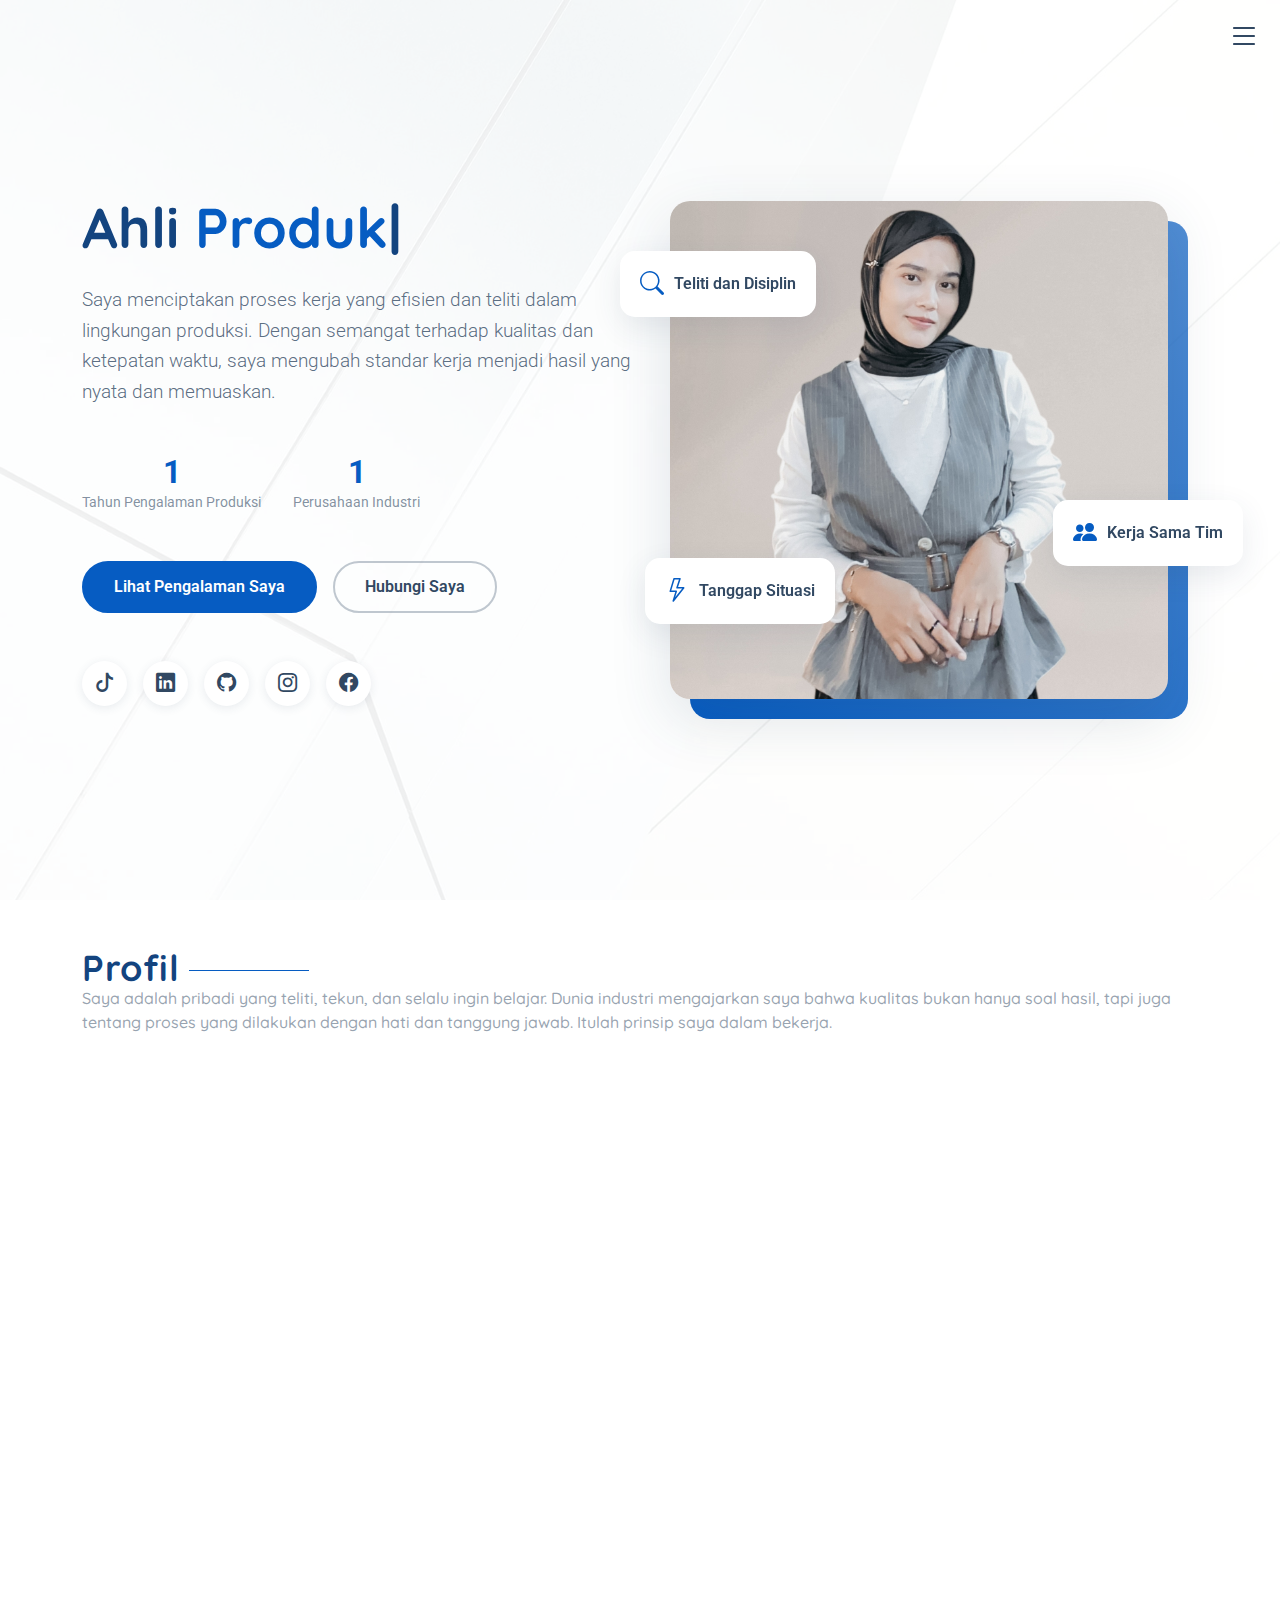
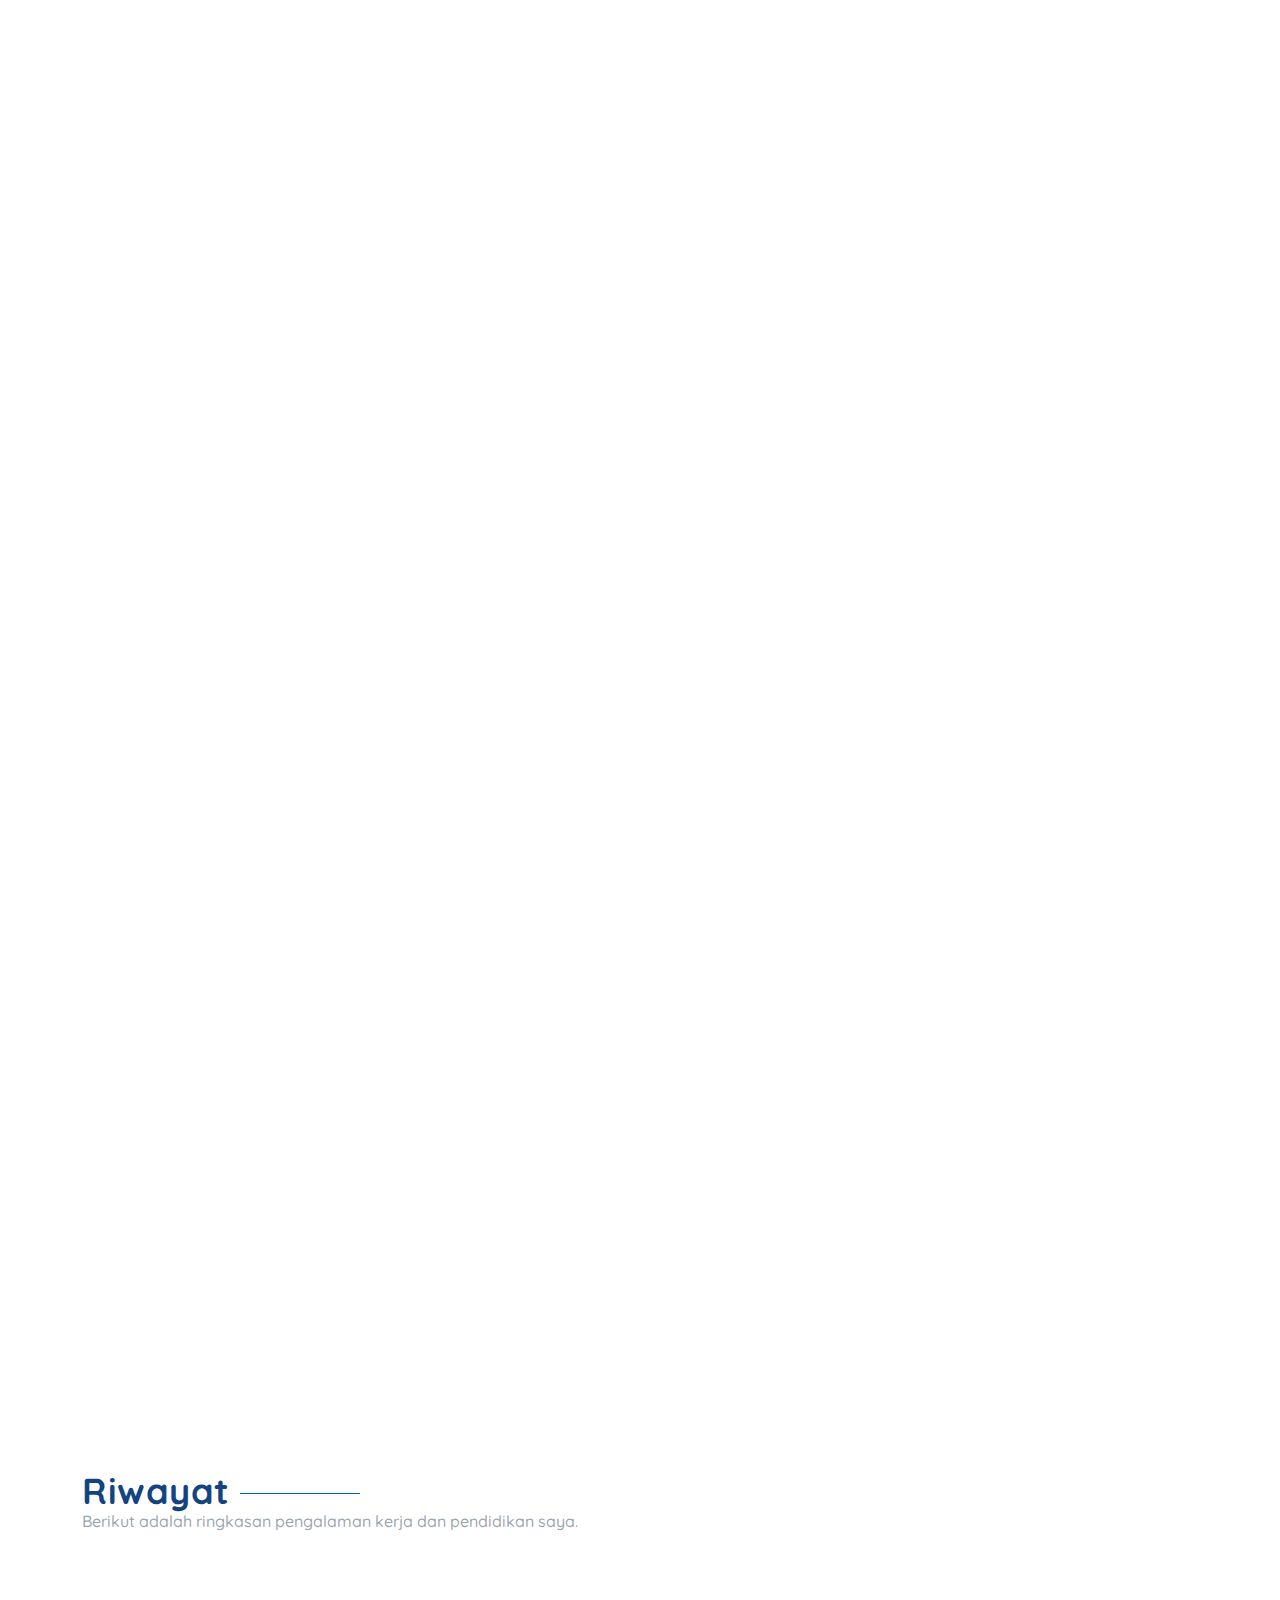
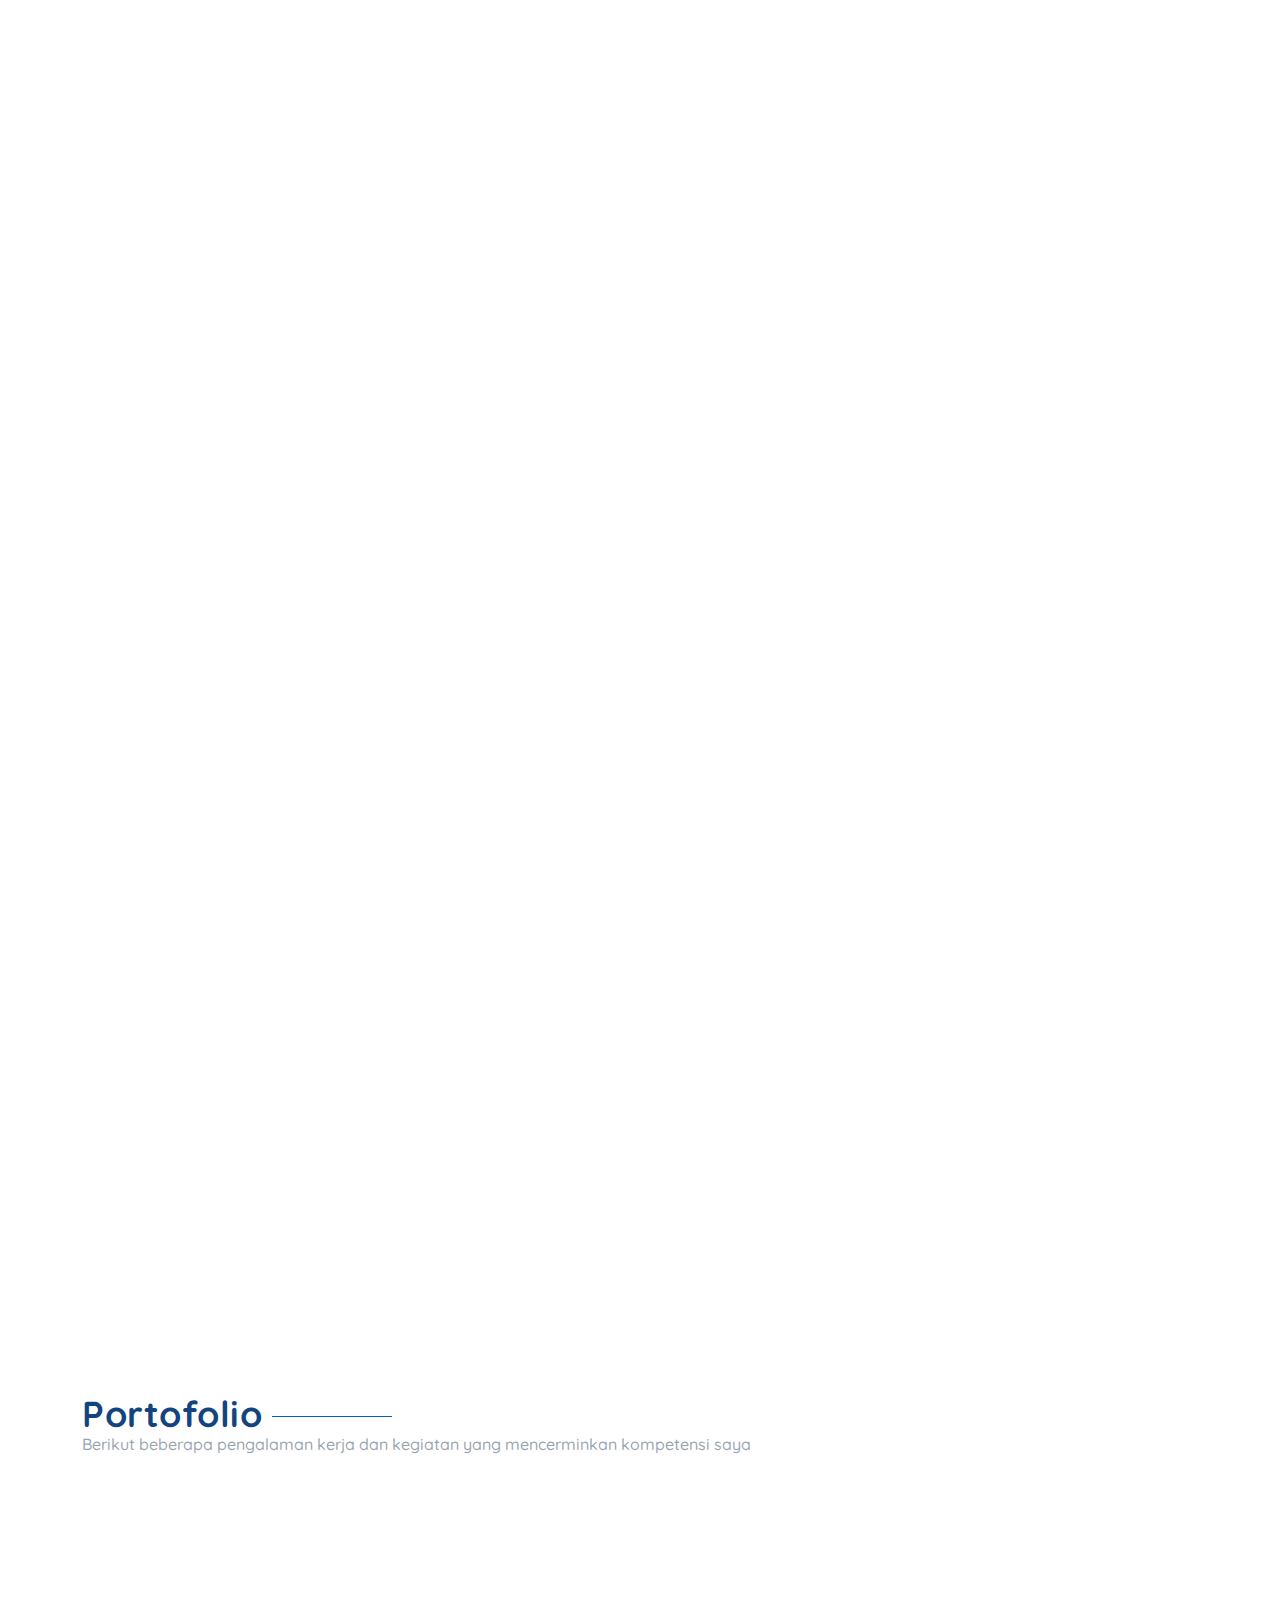
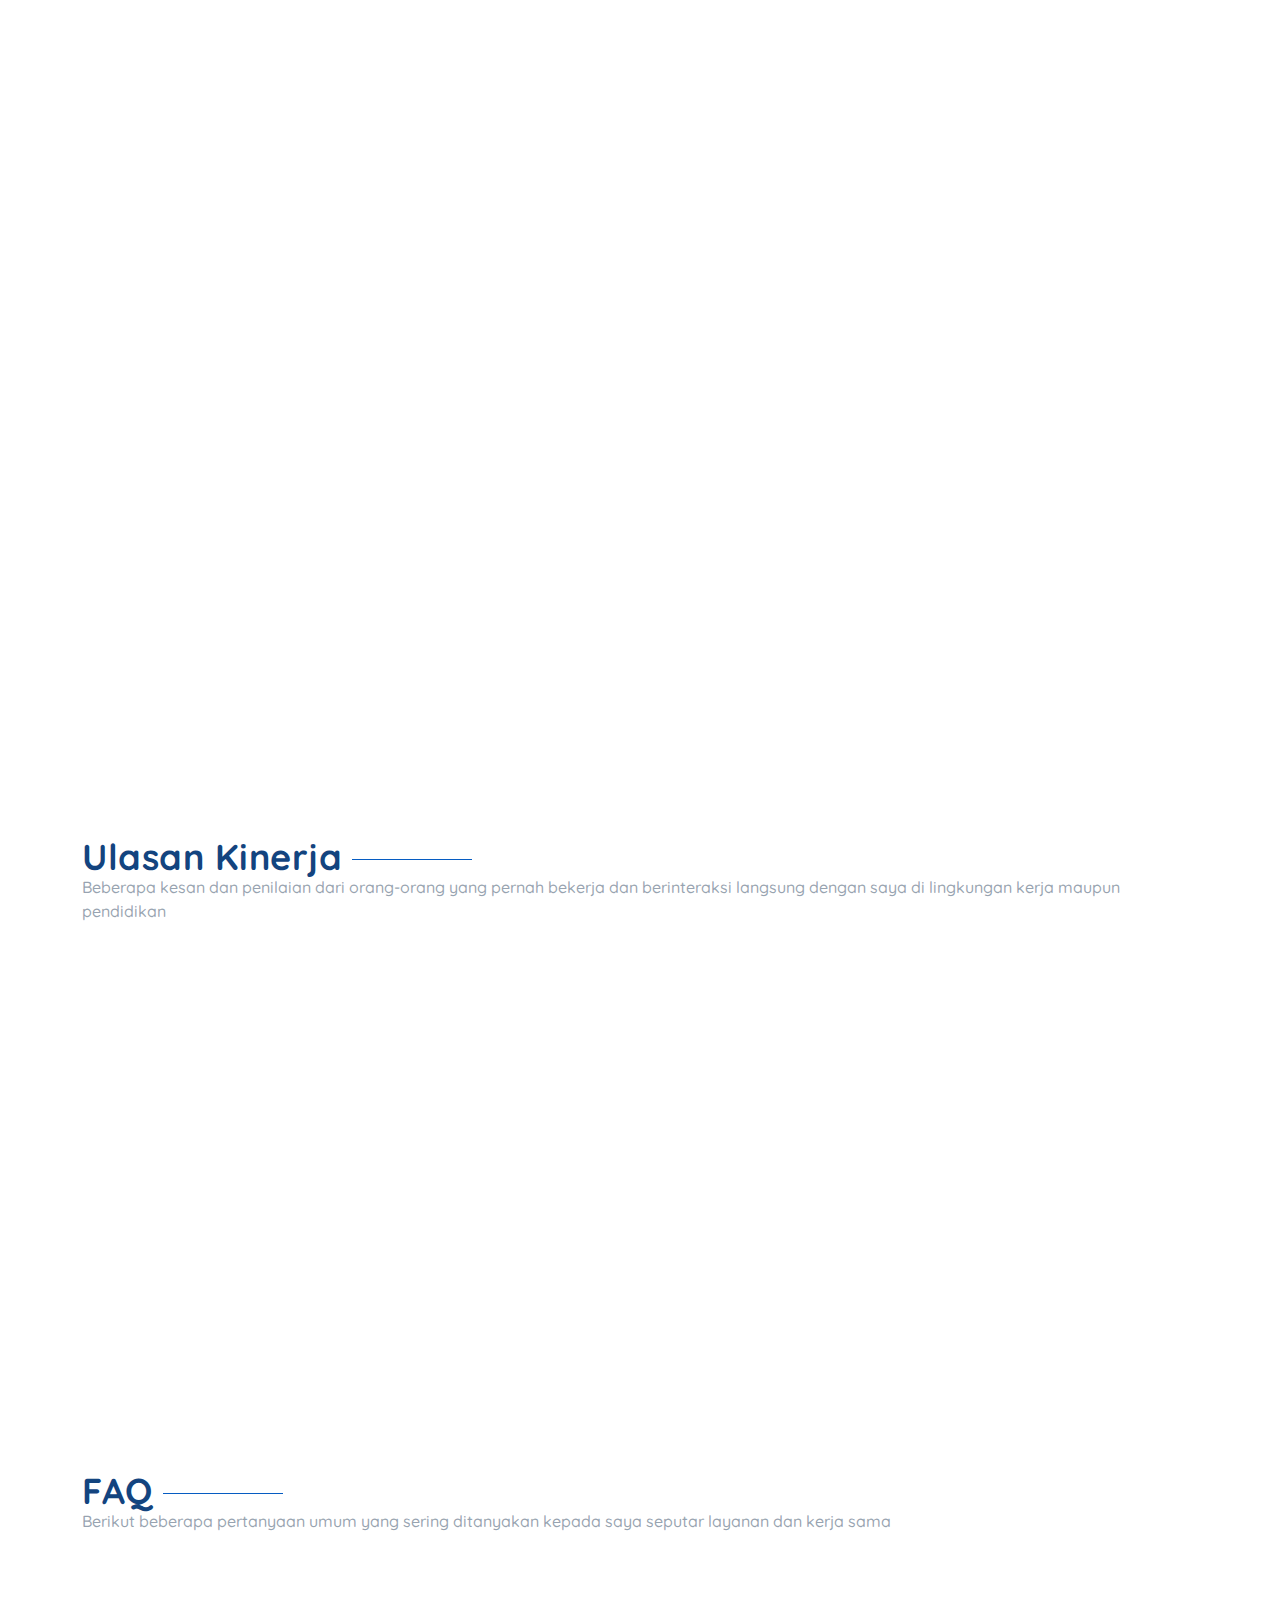
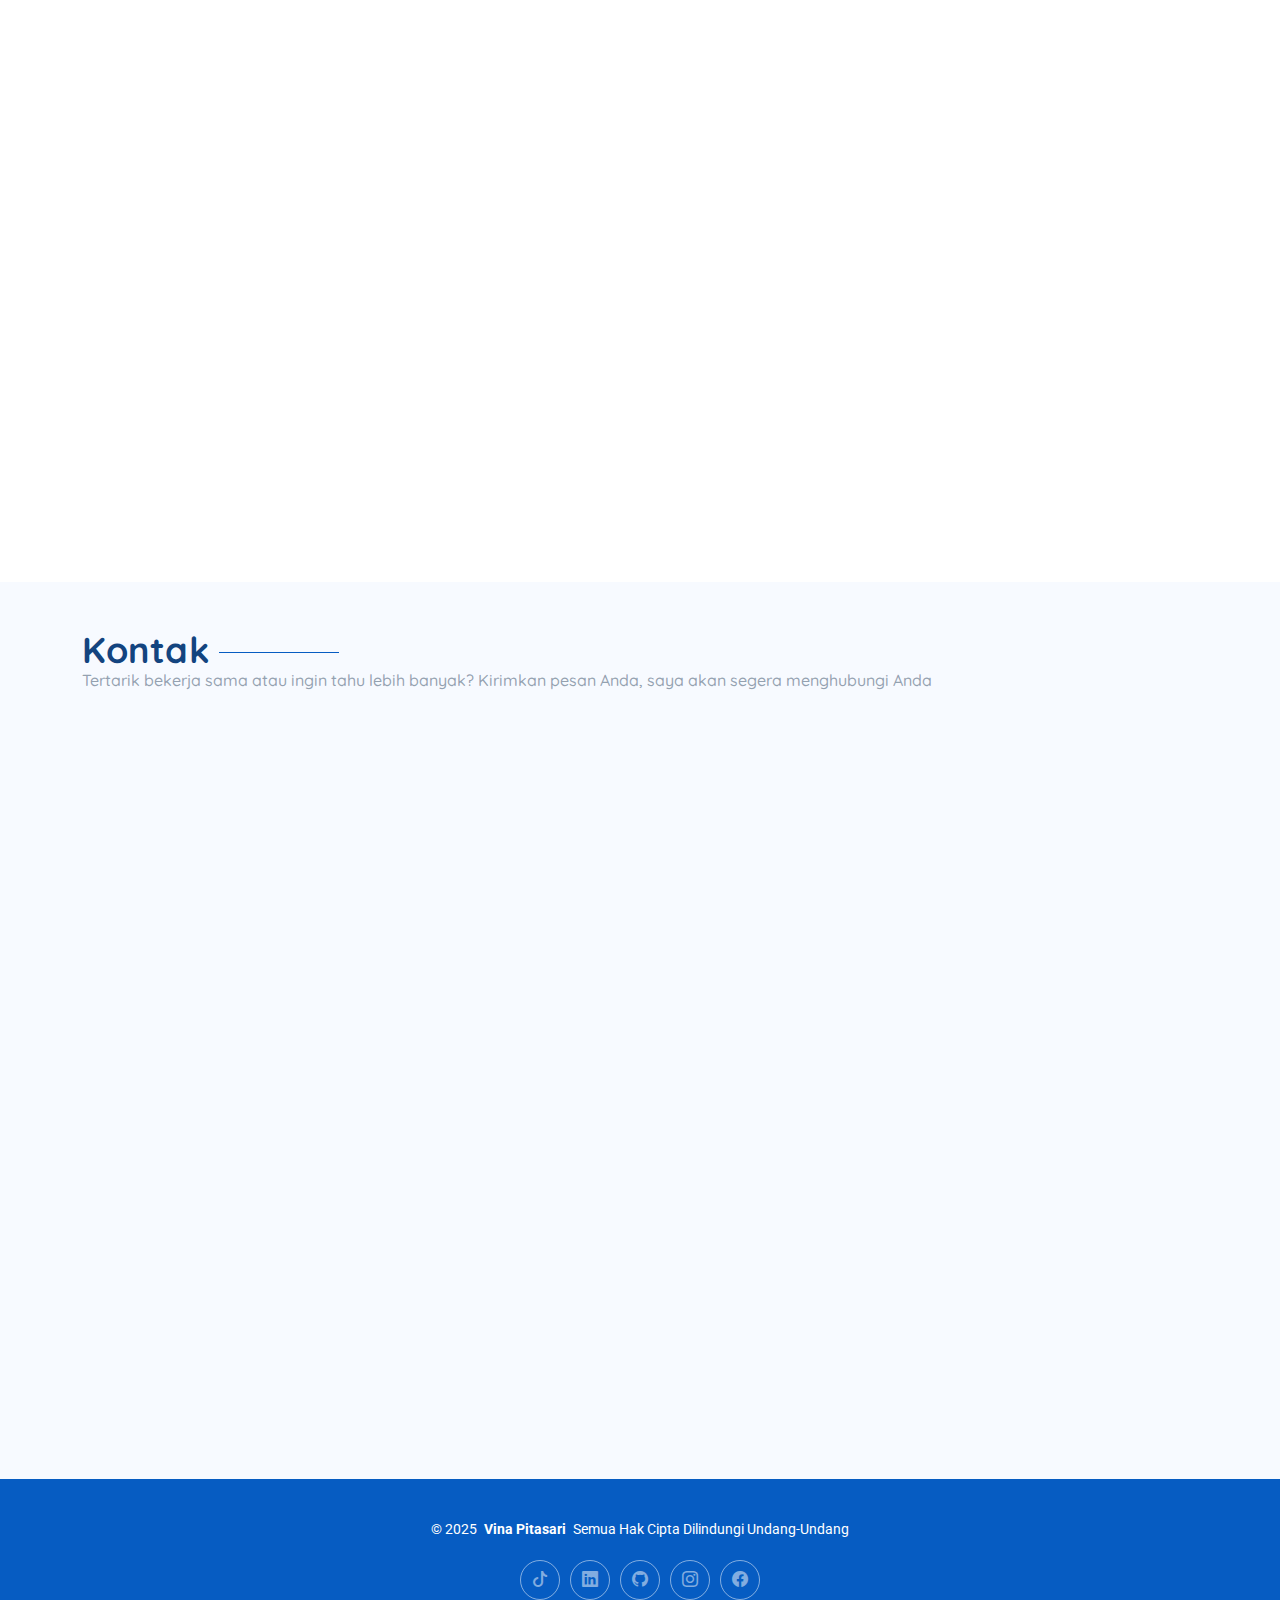
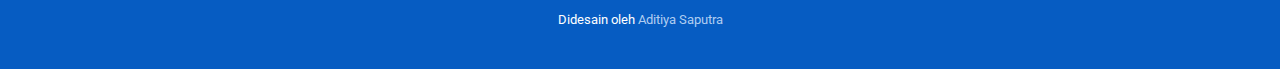
<file: index.html>
<!DOCTYPE html>
<html lang="en">

<head>
  <meta charset="utf-8">
  <meta content="width=device-width, initial-scale=1.0" name="viewport">
  <title>Index - Style Bootstrap Template</title>
  <meta name="description" content="">
  <meta name="keywords" content="">

  <!-- Favicons -->
  <link href="assets/img/favicon.png" rel="icon">
  <link href="assets/img/apple-touch-icon.png" rel="apple-touch-icon">

  <!-- Fonts -->
  <link href="https://fonts.googleapis.com" rel="preconnect">
  <link href="https://fonts.gstatic.com" rel="preconnect" crossorigin>
  <link href="https://fonts.googleapis.com/css2?family=Roboto:ital,wght@0,100;0,300;0,400;0,500;0,700;0,900;1,100;1,300;1,400;1,500;1,700;1,900&family=Open+Sans:ital,wght@0,300;0,400;0,500;0,600;0,700;0,800;1,300;1,400;1,500;1,600;1,700;1,800&family=Quicksand:wght@300;400;500;600;700&display=swap" rel="stylesheet">

  <!-- Vendor CSS Files -->
  <link href="assets/vendor/bootstrap/css/bootstrap.min.css" rel="stylesheet">
  <link href="assets/vendor/bootstrap-icons/bootstrap-icons.css" rel="stylesheet">
  <link href="assets/vendor/aos/aos.css" rel="stylesheet">
  <link href="assets/vendor/glightbox/css/glightbox.min.css" rel="stylesheet">
  <link href="assets/vendor/swiper/swiper-bundle.min.css" rel="stylesheet">
  <link href="https://cdn.jsdelivr.net/npm/bootstrap-icons@1.10.5/font/bootstrap-icons.css" rel="stylesheet">

  <!-- Main CSS File -->
  <link href="assets/css/main.css" rel="stylesheet">

  <!-- =======================================================
  * Template Name: Style
  * Template URL: https://bootstrapmade.com/style-bootstrap-portfolio-template/
  * Updated: Jul 02 2025 with Bootstrap v5.3.7
  * Author: BootstrapMade.com
  * License: https://bootstrapmade.com/license/
  ======================================================== -->
</head>

<body class="index-page">

  <header id="header" class="header d-flex align-items-center fixed-top">
    <div class="container-fluid position-relative d-flex align-items-center justify-content-between">

      <a href="index.html" class="logo d-flex align-items-center">
        <!-- Uncomment the line below if you also wish to use an image logo -->
        <!-- <img src="assets/img/logo.webp" alt=""> -->
        <!-- Uncomment the line below if you also wish to use an text logo -->
        <!-- <h1 class="sitename">Style</h1>  -->
      </a>

      <nav id="navmenu" class="navmenu">

        <div class="profile-img">
          <img src="assets/img/profile/profile-square-1.webp" alt="" class="img-fluid rounded-circle">
        </div>

        <a href="index.html" class="logo d-flex align-items-center justify-content-center active">
          <!-- Uncomment the line below if you also wish to use an image logo -->
          <!-- <img src="assets/img/logo.webp" alt=""> -->
          <h1 class="sitename">Vina Pitasari</h1>
        </a>

        <div class="social-links text-center">
          <a href="https://www.tiktok.com/@pynn.itsme?_t=ZS-8xrXH0QrLCU&_r=1"target="_blank"><i class="bi bi-tiktok"></i></a>
          <a href="http://www.linkedin.com/in/vina-pitasari"target="_blank"><i class="bi bi-linkedin"></i></a>
          <a href="https://github.com/vinapitasari"target="_blank"><i class="bi bi-github"></i></a>
          <a href="https://www.instagram.com/vinaapics?igsh=dDUzNHF6ejhmZGg4"target="_blank"><i class="bi bi-instagram"></i></a>
          <a href="https://www.facebook.com/share/189gj6qRgU/"target="blank"><i class="bi bi-facebook"></i></a>
        </div>

        <ul>
          <li><a href="#hero">Beranda</a></li>
          <li><a href="#about">Profil</a></li>
          <li><a href="#resume">Riwayat</a></li>
          <li><a href="#portfolio">Portofolio</a></li>
          <!--<li><a href="#services">Layanan</a></li>-->
     <!-- <li class="dropdown"><a href="#"><span>Dropdown</span> <i class="bi bi-chevron-down toggle-dropdown"></i></a>
            <ul>
              <li><a href="#">Dropdown 1</a></li>
              <li class="dropdown"><a href="#"><span>Deep Dropdown</span> <i class="bi bi-chevron-down toggle-dropdown"></i></a>
                <ul>
                  <li><a href="#">Deep Dropdown 1</a></li>
                  <li><a href="#">Deep Dropdown 2</a></li>
                  <li><a href="#">Deep Dropdown 3</a></li>
                  <li><a href="#">Deep Dropdown 4</a></li>
                  <li><a href="#">Deep Dropdown 5</a></li>
                </ul>
              </li>
              <li><a href="#">Dropdown 2</a></li>
              <li><a href="#">Dropdown 3</a></li>
              <li><a href="#">Dropdown 4</a></li>
            </ul>
          </li> -->
          <li><a href="#contact">Kontak</a></li>
        </ul>
        <i class="mobile-nav-toggle d-xl-none bi bi-list"></i>
      </nav>

    </div>
  </header>

  <main class="main">

    <!-- Hero Section -->
    <section id="hero" class="hero section">

      <div class="container">
        <div class="row g-0 align-items-center">

          <div class="col-lg-6 hero-content" data-aos="fade-right" data-aos-delay="100">
            <div class="content-wrapper">
              <h1 class="hero-title">Ahli <span class="typed" data-typed-items="Produksi, Industri, Operasi, Mutu"></span></h1>
              <p class="lead">Saya menciptakan proses kerja yang efisien dan teliti dalam lingkungan produksi. Dengan semangat terhadap kualitas dan ketepatan waktu, saya mengubah standar kerja menjadi hasil yang nyata dan memuaskan.</p>

              <div class="hero-stats" data-aos="fade-up" data-aos-delay="200">
                <div class="stat-item">
                  <span class="purecounter" data-purecounter-start="0" data-purecounter-end="4" data-purecounter-duration="2">0</span>
                  <span class="stat-label">Tahun Pengalaman Produksi</span>
                </div>
                <div class="stat-item">
                  <span class="purecounter" data-purecounter-start="0" data-purecounter-end="3" data-purecounter-duration="2">0</span>
                  <span class="stat-label">Perusahaan Industri</span>
                </div>
                <!--<div class="stat-item">
                  <span class="purecounter" data-purecounter-start="0" data-purecounter-end="99" data-purecounter-duration="2">0</span>
                  <span class="stat-label">Capaian Kualitas Produk</span>
                </div>-->
              </div>

              <div class="hero-actions" data-aos="fade-up" data-aos-delay="300">
                <a href="#portfolio" class="btn btn-primary">Lihat Pengalaman Saya</a>
                <a href="#contact" class="btn btn-outline">Hubungi Saya</a>
              </div>

              <div class="social-links" data-aos="fade-up" data-aos-delay="400">
                <a href="https://www.tiktok.com/@pynn.itsme?_t=ZS-8xrXH0QrLCU&_r=1"target="_blank"><i class="bi bi-tiktok"></i></a>
                <a href="http://www.linkedin.com/in/vina-pitasari"target="_blank"><i class="bi bi-linkedin"></i></a>
                <a href="https://github.com/vinapitasari"target="_blank"><i class="bi bi-github"></i></a>
                <a href="https://www.instagram.com/vinaapics?igsh=dDUzNHF6ejhmZGg4"target="_blank"><i class="bi bi-instagram"></i></a>
                <a href="https://www.facebook.com/share/189gj6qRgU/"target="blank"><i class="bi bi-facebook"></i></a>
              </div>
            </div>
          </div>

          <div class="col-lg-6 hero-image" data-aos="fade-left" data-aos-delay="200">
            <div class="image-container">
              <div class="floating-elements">
                <div class="floating-card card-1" data-aos="zoom-in" data-aos-delay="300">
                  <i class="bi bi-search"></i>
                  <span>Teliti dan Disiplin</span>
                </div>
                <div class="floating-card card-2" data-aos="zoom-in" data-aos-delay="400">
                  <i class="bi bi-people-fill"></i>
                  <span>Kerja Sama Tim</span>
                </div>
                <div class="floating-card card-3" data-aos="zoom-in" data-aos-delay="500">
                  <i class="bi bi-lightning"></i>
                  <span>Tanggap Situasi</span>
                </div>
              </div>
              <img src="assets/img/profile/profile-square-1.webp" alt="Portfolio Hero" class="img-fluid hero-main-image">
              <div class="image-overlay"></div>
            </div>
          </div>

        </div>
      </div>

    </section><!-- /Hero Section -->

    <!-- About Section -->
    <section id="about" class="about section">

      <!-- Section Title -->
      <div class="container section-title">
        <h2>Profil</h2>
        <p>Saya adalah pribadi yang teliti, tekun, dan selalu ingin belajar. Dunia industri mengajarkan saya bahwa kualitas bukan hanya soal hasil, tapi juga tentang proses yang dilakukan dengan hati dan tanggung jawab. Itulah prinsip saya dalam bekerja.</p>
      </div><!-- End Section Title -->

      <div class="container" data-aos="fade-up" data-aos-delay="100">

        <div class="row align-items-center">

          <div class="col-lg-5" data-aos="fade-right" data-aos-delay="200">
            <div class="profile-image-wrapper">
              <div class="profile-image">
                <img src="assets/img/profile/profile-square-1.webp" alt="Profile" class="img-fluid">
              </div>
              <div class="signature-section">
                <img src="assets/img/misc/signature-1.webp" alt="Signature" class="signature">
                <p class="quote">Membangun kontribusi nyata melalui ketelitian kerja, kualitas produksi, dan semangat profesional di dunia industri.</p>
              </div>
            </div>
          </div>

          <div class="col-lg-7" data-aos="fade-left" data-aos-delay="300">
            <div class="about-content">
              <div class="intro">
                <h2>Hai, saya Vina Pitasari - Seorang Profesional Produksi</h2>
                <p>Saya adalah lulusan SMK Teknik Kimia Industri yang berpengalaman sebagai operator produksi di bidang manufaktur. Dengan keterampilan dalam pengoperasian mesin, perakitan wiring harness, dan penerapan 5S, saya berdedikasi untuk menghasilkan produk berkualitas tinggi tanpa cacat. Saya teliti, disiplin, dan siap berkontribusi dalam tim kerja yang dinamis.</p>
              </div>

              <div class="skills-grid">
                <div class="skill-item" data-aos="zoom-in" data-aos-delay="400">
                  <div class="skill-icon">
                    <i class="bi bi-sliders"></i>
                  </div>
                  <h4>Pengoperasian Mesin</h4>
                  <p>Berpengalaman mengoperasikan mesin perakitan wiring harness dengan lisensi resmi</p>
                </div>
                <div class="skill-item" data-aos="zoom-in" data-aos-delay="450">
                  <div class="skill-icon">
                    <i class="bi bi-box-seam"></i>
                  </div>
                  <h4>Manajemen Produksi</h4>
                  <p>Memenuhi target produksi harian dengan mutu produk yang konsisten dan presisi tinggi</p>
                </div>
                <div class="skill-item" data-aos="zoom-in" data-aos-delay="500">
                  <div class="skill-icon">
                    <i class="bi bi-shield-check"></i>
                  </div>
                  <h4>Quality Control (QC)</h4>
                  <p>Mengutamakan standar kualitas dan kebersihan area kerja sesuai prinsip 5S</p>
                </div>
              </div>

              <div class="journey-timeline" data-aos="fade-up" data-aos-delay="300">
                <div class="timeline-item">
                  <div class="year">2021</div>
                  <div class="description">Lulus dari SMK Muhammadiyah Kajen, Jurusan Teknik Kimia Industri</div>
                </div>
                <div class="timeline-item">
                  <div class="year">2021</div>
                  <div class="description">Operator Produksi di PT Parkland World Indonesia (Kab. Jepara, Jawa Tengah)</div>
                </div>
                <div class="timeline-item">
                  <div class="year">2023</div>
                  <div class="description">Operator Produksi di PT Semarang Autocomp Manufacturing Indonesia (Kota Semarang, Jawa Tengah)</div>
                </div>
              </div>

              <div class="cta-section" data-aos="fade-up" data-aos-delay="400">
                <div class="fun-fact">
                  <span class="emoji">🛠️</span>
                  <span class="text">Operator produksi yang berpengalaman dan berdedikasi di bidang manufaktur</span>
                </div>
                <div class="action-buttons">
                  <a href="#portfolio" class="btn btn-primary">Lihat Portofolio</a>
                  <a href="https://s.id/CVVinaPitasari" class="btn btn-outline">Unduh CV</a>
                </div>
              </div>

            </div>
          </div>

        </div>

      </div>

    </section><!-- /About Section -->

    <!-- Skills Section -->
    <section id="skills" class="skills section">

      <div class="container" data-aos="fade-up" data-aos-delay="100">

        <div class="row">
          <div class="col-lg-8">
            <div class="skills-grid">
              <div class="row g-4">
                <div class="col-md-6" data-aos="flip-left" data-aos-delay="200">
                  <div class="skill-card">
                    <div class="skill-header">
                      <i class="bi bi-kanban"></i>
                      <h3>Produksi & Proses Industri</h3>
                    </div>
                    <div class="skills-animation">
                      <div class="skill-item">
                        <div class="skill-info">
                          <span class="skill-name">Pengoperasian Mesin Produksi</span>
                          <span class="skill-percentage">95%</span>
                        </div>
                        <div class="skill-bar progress">
                          <div class="progress-bar" role="progressbar" aria-valuenow="95" aria-valuemin="0" aria-valuemax="100"></div>
                        </div>
                      </div>

                      <div class="skill-item">
                        <div class="skill-info">
                          <span class="skill-name">Perakitan Wiring Harness</span>
                          <span class="skill-percentage">90%</span>
                        </div>
                        <div class="skill-bar progress">
                          <div class="progress-bar" role="progressbar" aria-valuenow="88" aria-valuemin="0" aria-valuemax="100"></div>
                        </div>
                      </div>

                      <div class="skill-item">
                        <div class="skill-info">
                          <span class="skill-name">Manajemen Proses Produksi</span>
                          <span class="skill-percentage">88%</span>
                        </div>
                        <div class="skill-bar progress">
                          <div class="progress-bar" role="progressbar" aria-valuenow="82" aria-valuemin="0" aria-valuemax="100"></div>
                        </div>
                      </div>
                    </div>
                  </div><!-- End Frontend Card -->
                </div>

                <div class="col-md-6" data-aos="flip-left" data-aos-delay="300">
                  <div class="skill-card">
                    <div class="skill-header">
                      <i class="bi bi-beaker"></i>
                      <h3>Teknik Kimia & Kualitas</h3>
                    </div>
                    <div class="skills-animation">
                      <div class="skill-item">
                        <div class="skill-info">
                          <span class="skill-name">Pengujian Laboratorium Dasar (pH, Titrasi, Destilasi)</span>
                          <span class="skill-percentage">85%</span>
                        </div>
                        <div class="skill-bar progress">
                          <div class="progress-bar" role="progressbar" aria-valuenow="78" aria-valuemin="0" aria-valuemax="100"></div>
                        </div>
                      </div>

                      <div class="skill-item">
                        <div class="skill-info">
                          <span class="skill-name">Penerapan K3 (Keselamatan & Kesehatan Kerja)</span>
                          <span class="skill-percentage">90%</span>
                        </div>
                        <div class="skill-bar progress">
                          <div class="progress-bar" role="progressbar" aria-valuenow="75" aria-valuemin="0" aria-valuemax="100"></div>
                        </div>
                      </div>

                      <div class="skill-item">
                        <div class="skill-info">
                          <span class="skill-name">Prinsip 5S di Area Kerja</span>
                          <span class="skill-percentage">92%</span>
                        </div>
                        <div class="skill-bar progress">
                          <div class="progress-bar" role="progressbar" aria-valuenow="72" aria-valuemin="0" aria-valuemax="100"></div>
                        </div>
                      </div>
                    </div>
                  </div><!-- End Backend Card -->
                </div>

                <div class="col-md-6" data-aos="flip-left" data-aos-delay="400">
                  <div class="skill-card">
                    <div class="skill-header">
                      <i class="bi bi-gear-wide-connected"></i>
                      <h3>Keterampilan Teknis</h3>
                    </div>
                    <div class="skills-animation">
                      <div class="skill-item">
                        <div class="skill-info">
                          <span class="skill-name">Operasional Mesin Produksi</span>
                          <span class="skill-percentage">90%</span>
                        </div>
                        <div class="skill-bar progress">
                          <div class="progress-bar" role="progressbar" aria-valuenow="85" aria-valuemin="0" aria-valuemax="100"></div>
                        </div>
                      </div>

                      <div class="skill-item">
                        <div class="skill-info">
                          <span class="skill-name">Quality Control (QC)</span>
                          <span class="skill-percentage">85%</span>
                        </div>
                        <div class="skill-bar progress">
                          <div class="progress-bar" role="progressbar" aria-valuenow="70" aria-valuemin="0" aria-valuemax="100"></div>
                        </div>
                      </div>

                      <div class="skill-item">
                        <div class="skill-info">
                          <span class="skill-name">Manajemen Logistik Produksi</span>
                          <span class="skill-percentage">80%</span>  
                        </div>
                        <div class="skill-bar progress">
                          <div class="progress-bar" role="progressbar" aria-valuenow="68" aria-valuemin="0" aria-valuemax="100"></div>
                        </div>
                      </div>
                    </div>
                  </div><!-- End Design Card -->
                </div>

                <div class="col-md-6" data-aos="flip-left" data-aos-delay="500">
                  <div class="skill-card">
                    <div class="skill-header">
                      <i class="bi bi-lightbulb"></i>
                      <h3>Keterampilan Pendukung</h3>
                    </div>
                    <div class="skills-animation">
                      <div class="skill-item">
                        <div class="skill-info">
                          <span class="skill-name"> Pemecahan Masalah & Ketelitian</span>
                          <span class="skill-percentage">87%</span>
                        </div>
                        <div class="skill-bar progress">
                          <div class="progress-bar" role="progressbar" aria-valuenow="76" aria-valuemin="0" aria-valuemax="100"></div>
                        </div>
                      </div>

                      <div class="skill-item">
                        <div class="skill-info">
                          <span class="skill-name">Kerja Sama Tim</span>
                          <span class="skill-percentage">93%</span>
                        </div>
                        <div class="skill-bar progress">
                          <div class="progress-bar" role="progressbar" aria-valuenow="73" aria-valuemin="0" aria-valuemax="100"></div>
                        </div>
                      </div>

                      <div class="skill-item">
                        <div class="skill-info">
                          <span class="skill-name">Adaptasi Lingkungan Kerja</span>
                          <span class="skill-percentage">90%</span>
                        </div>
                        <div class="skill-bar progress">
                          <div class="progress-bar" role="progressbar" aria-valuenow="90" aria-valuemin="0" aria-valuemax="100"></div>
                        </div>
                      </div>
                    </div>
                  </div><!-- End DevOps Card -->
                </div>
              </div>
            </div><!-- End Skills Grid -->
          </div>

          <div class="col-lg-4">
            <div class="skills-summary" data-aos="fade-left" data-aos-delay="200">
              <h3>Keahlian Profesional</h3>
              <p>Dikenal sebagai pribadi yang teliti, disiplin, dan bertanggung jawab dalam menyelesaikan tugas produksi. Mampu menjaga kualitas produk tanpa cacat, cepat beradaptasi dengan perubahan sistem kerja, dan siap bekerja dalam tekanan maupun tenggat waktu yang ketat.</p>

              <div class="summary-stats">
                <div class="stat-item" data-aos="zoom-in" data-aos-delay="300">
                  <div class="stat-circle">
                    <i class="bi bi-clock-history"></i>
                  </div>
                  <div class="stat-info">
                    <span class="stat-number">4+</span>
                    <span class="stat-label">Tahun Pengalaman Industri</span>
                  </div>
                </div>

                <div class="stat-item" data-aos="zoom-in" data-aos-delay="400">
                  <div class="stat-circle">
                    <i class="bi bi-building-gear"></i>
                  </div>
                  <div class="stat-info">
                    <span class="stat-number">2+</span>
                    <span class="stat-label">Perusahaan Manufaktur Terkemuka</span>
                  </div>
                </div>

                <div class="stat-item" data-aos="zoom-in" data-aos-delay="500">
                  <div class="stat-circle">
                    <i class="bi bi-check2-circle"></i>
                  </div>
                  <div class="stat-info">
                    <span class="stat-number">99%</span>
                    <span class="stat-label">Tingkat Kepatuhan Mutu & 5S</span>
                  </div>
                </div>
              </div>

              <div class="skills-badges" data-aos="fade-up" data-aos-delay="600">
                <h4>Sertifikasi</h4>
                <div class="badge-list">
                  <!--<div class="skill-badge">Paklaring Operator Produksi - PT Semarang Autocomp Manufacturing Indonesia</div>-->
                  <div>
                    <a href="https://s.id/PaklaringPTParklandWorldIndonesiaVinaPitasari" target="_blank" class="skill-badge"> Paklaring PT PWI
                    </a>
                  </div>
                  <div>
                    <a href="https://s.id/SertifikasiOperatorIndustriKimia" target="_blank" class="skill-badge"> Sertifikasi Operator Industri Kimia
                    </a>
                  </div>
                  <div>
                    <a href="https://s.id/SertifikatMagang-PTMayaFoodIndonesia" target="_blank" class="skill-badge"> Sertifikat Magang
                    </a>
                  </div>
                </div>
              </div>
            </div><!-- End Skills Summary -->
          </div>
        </div>

      </div>

    </section><!-- /Skills Section -->

    <!-- Resume Section -->
    <section id="resume" class="resume section">

      <!-- Section Title -->
      <div class="container section-title">
        <h2>Riwayat</h2>
        <p>Berikut adalah ringkasan pengalaman kerja dan pendidikan saya.</p>
      </div><!-- End Section Title -->

      <div class="container" data-aos="fade-up" data-aos-delay="100">

        <div class="row">
          <div class="col-lg-6" data-aos="fade-right" data-aos-delay="200">
            <div class="experience-section">
              <div class="section-header">
                <h2><i class="bi bi-briefcase"></i> Pengalaman Kerja</h2>
                <p class="section-subtitle">Saya telah meniti karier di bidang produksi manufaktur dengan pengalaman di beberapa perusahaan besar, mengoperasikan mesin secara presisi, serta menjaga kualitas dan efisiensi kerja sesuai standar industri.</p>
              </div>

              <div class="experience-cards">
                <div class="experience-card" data-aos="zoom-in" data-aos-delay="300">
                  <div class="card-header">
                    <div class="role-info">
                      <h3>Operator Produksi</h3>
                      <h4>PT Semarang Autocomp Manufacturing Indonesia</h4>
                    </div>
                    <span class="duration">Agustus 2023 - Sekarang</span>
                  </div>
                  <div class="card-body">
                    <p>Saya selalu mengutamakan ketelitian, kerja tim, dan efisiensi dalam setiap proses produksi yang saya jalani.</p>
                    <ul class="achievements">
                      <li>Mengoperasikan mesin perakitan wiring harness berkecepatan tinggi secara presisi</li>
                      <li>Memenuhi target produksi harian tanpa cacat (zero defect)</li>
                      <li>Menerapkan prinsip 5S untuk menjaga kebersihan dan keteraturan area kerja</li>
                    </ul>
                  </div>
                </div>

                <div class="experience-card" data-aos="zoom-in" data-aos-delay="400">
                  <div class="card-header">
                    <div class="role-info">
                      <h3>Operator Produksi</h3>
                      <h4>PT Parkland World Indonesia</h4>
                    </div>
                    <span class="duration">Juni 2021 - April 2023</span>
                  </div>
                  <div class="card-body">
                    <p>Bertugas menangani logistik pasokan outsole dan mengoperasikan mesin jahit komputer secara presisi untuk memastikan kelancaran proses produksi sepatu tanpa cacat.</p>
                    <ul class="achievements">
                      <li>Mengelola logistik outsole dan pencatatan barang masuk ke jalur produksi</li>
                      <li>Mengoperasikan mesin jahit komputer (Suntech & Juki) untuk pembuatan bagian atas sepatu secara cepat dan teliti</li>
                    </ul>
                  </div>
                </div>

                <div class="experience-card" data-aos="zoom-in" data-aos-delay="500">
                  <div class="card-header">
                    <div class="role-info">
                      <h3>Praktik Kerja Lapangan (Magang)</h3>
                      <h4>PT Maya Food Indonesia</h4>
                    </div>
                    <span class="duration">September 2019 - Desember 2019</span>
                  </div>
                  <div class="card-body">
                    <p>Selama magang di PT Maya Food Indonesia, saya terlibat langsung dalam proses produksi makanan, mulai dari penyortiran bahan baku, pengemasan, hingga pengolahan limbah, dengan tetap mematuhi standar kebersihan dan keselamatan kerja.</p>
                    <ul class="achievements">
                      <li>Melakukan penyortiran ikan impor di cold storage dengan APD sesuai standar</li>
                      <li>Mengolah limbah ikan menjadi tepung dan memantau limbah cair agar tetap ramah lingkungan</li>
                    </ul>
                  </div>
                </div>
              </div>
            </div>
          </div>

          <div class="col-lg-6" data-aos="fade-left" data-aos-delay="200">
            <div class="education-section">
              <div class="section-header">
                <h2><i class="bi bi-mortarboard"></i> Riwayat Pendidikan</h2>
                <p class="section-subtitle">Saya memiliki latar belakang pendidikan Teknik Kimia Industri yang memperkuat kemampuan teknis dan pemahaman proses produksi industri secara menyeluruh.</p>
              </div>

              <div class="education-timeline">
                <div class="timeline-track"></div>

                <div class="education-item" data-aos="slide-up" data-aos-delay="300">
                  <div class="timeline-marker"></div>
                  <div class="education-content">
                    <div class="degree-header">
                      <h3>Teknik Kimia Industri</h3>
                      <span class="year">2018 - 2021</span>
                    </div>
                    <h4 class="institution">SMK Muhammadiyah Kajen</h4>
                    <p>Selama menempuh pendidikan di SMK Muhammadiyah Kajen, saya mengambil jurusan Teknik Kimia Industri yang membekali saya dengan pemahaman proses produksi kimia, pengoperasian alat laboratorium, serta penerapan keselamatan kerja (K3). Selain itu, saya aktif dalam kegiatan organisasi seperti Hizbul Wathan dan Palang Merah Remaja (PMR) yang mengasah kedisiplinan, kerja sama tim, serta kepedulian sosial saya.</p>
                  </div>
                </div>
              </div>
            </div>
          </div>
        </div>

      </div>

    </section><!-- /Resume Section -->
    
    <!-- Services Section 
    <section id="services" class="services section">

      
      <div class="container section-title">
        <h2>Services</h2>
        <p>Necessitatibus eius consequatur ex aliquid fuga eum quidem sint consectetur velit</p>
      </div>

      <div class="container" data-aos="fade-up" data-aos-delay="100">

        <div class="row g-4">

          
          <div class="col-lg-4 col-md-6" data-aos="fade-up" data-aos-delay="100">
            <div class="service-item">
              <div class="icon">
                <i class="bi bi-stack"></i>
              </div>
              <h3>Digital Solutions</h3>
              <p>Sed ut perspiciatis unde omnis iste natus error sit voluptatem accusantium doloremque laudantium totam rem aperiam eaque ipsa.</p>
              <div class="card-links">
                <a href="#" class="link-item">
                  Learn More
                  <i class="bi bi-arrow-right"></i>
                </a>
              </div>
            </div>
          </div>

          
          <div class="col-lg-4 col-md-6" data-aos="fade-up" data-aos-delay="200">
            <div class="service-item">
              <div class="icon">
                <i class="bi bi-shield-check"></i>
              </div>
              <h3>Secure Systems</h3>
              <p>Duis aute irure dolor in reprehenderit in voluptate velit esse cillum dolore eu fugiat nulla pariatur excepteur sint occaecat cupidatat.</p>
              <div class="card-links">
                <a href="#" class="link-item">
                  Learn More
                  <i class="bi bi-arrow-right"></i>
                </a>
              </div>
            </div>
          </div>

          
          <div class="col-lg-4 col-md-6" data-aos="fade-up" data-aos-delay="300">
            <div class="service-item">
              <div class="icon">
                <i class="bi bi-graph-up"></i>
              </div>
              <h3>Growth Strategy</h3>
              <p>Quis autem vel eum iure reprehenderit qui in ea voluptate velit esse quam nihil molestiae consequatur vel illum qui dolorem.</p>
              <div class="card-links">
                <a href="#" class="link-item">
                  Learn More
                  <i class="bi bi-arrow-right"></i>
                </a>
              </div>
            </div>
          </div>

          
          <div class="col-lg-4 col-md-6" data-aos="fade-up" data-aos-delay="100">
            <div class="service-item">
              <div class="icon">
                <i class="bi bi-cpu"></i>
              </div>
              <h3>AI Integration</h3>
              <p>Nemo enim ipsam voluptatem quia voluptas sit aspernatur aut odit aut fugit, sed quia consequuntur magni dolores eos qui ratione.</p>
              <div class="card-links">
                <a href="#" class="link-item">
                  Learn More
                  <i class="bi bi-arrow-right"></i>
                </a>
              </div>
            </div>
          </div>

          
          <div class="col-lg-4 col-md-6" data-aos="fade-up" data-aos-delay="200">
            <div class="service-item">
              <div class="icon">
                <i class="bi bi-cloud-arrow-up"></i>
              </div>
              <h3>Cloud Services</h3>
              <p>At vero eos et accusamus et iusto odio dignissimos ducimus qui blanditiis praesentium voluptatum deleniti atque corrupti quos.</p>
              <div class="card-links">
                <a href="#" class="link-item">
                  Learn More
                  <i class="bi bi-arrow-right"></i>
                </a>
              </div>
            </div>
          </div>

          
          <div class="col-lg-4 col-md-6" data-aos="fade-up" data-aos-delay="300">
            <div class="service-item">
              <div class="icon">
                <i class="bi bi-gear"></i>
              </div>
              <h3>Process Automation</h3>
              <p>Nam libero tempore, cum soluta nobis est eligendi optio cumque nihil impedit quo minus id quod maxime placeat facere possimus.</p>
              <div class="card-links">
                <a href="#" class="link-item">
                  Learn More
                  <i class="bi bi-arrow-right"></i>
                </a>
              </div>
            </div>
          </div>

        </div>

      </div>

    </section> /Services Section -->
    

    <!-- Portfolio Section -->
    <section id="portfolio" class="portfolio section">

      <!-- Section Title -->
      <div class="container section-title">
        <h2>Portofolio</h2>
        <p>Berikut beberapa pengalaman kerja dan kegiatan yang mencerminkan kompetensi saya</p>
      </div><!-- End Section Title -->

      <div class="container-fluid" data-aos="fade-up" data-aos-delay="100">

        <div class="isotope-layout" data-default-filter="*" data-layout="masonry" data-sort="original-order">

          <ul class="portfolio-filters isotope-filters" data-aos="fade-up" data-aos-delay="200">
            <li data-filter="*" class="filter-active">
              <i class="bi bi-grid-3x3"></i> Semua
            </li>
            <li data-filter=".filter-ui">
              Produksi
            </li>
            <li data-filter=".filter-development">
              Magang
            </li>
            <li data-filter=".filter-photography">
              Sertifikat
            </li>
            <li data-filter=".filter-marketing">
              Organisasi
            </li>
          </ul>

          <div class="row g-4 isotope-container" data-aos="fade-up" data-aos-delay="300">

            <div class="col-xl-3 col-lg-4 col-md-6 portfolio-item isotope-item filter-ui">
              <article class="portfolio-entry">
                <figure class="entry-image">
                  <img src="assets/img/portfolio/portfolio-1.webp" class="img-fluid" alt="" loading="lazy">
                  <div class="entry-overlay">
                    <div class="overlay-content">
                      <div class="entry-meta">Produksi</div>
                      <h3 class="entry-title">Operator Perakitan Wiring Harness - PT SAMI</h3>
                      <div class="entry-links">
                        <a href="assets/img/portfolio/portfolio-1.webp" class="glightbox" data-gallery="portfolio-gallery-ui" data-glightbox="title: Operator Perakitan Wiring Harness - PT SAMI; description: Merakit komponen otomotif dengan standar zero defect.">
                          <i class="bi bi-arrows-angle-expand"></i>
                        </a>
                        <a href="portfolio-details.html">
                          <i class="bi bi-arrow-right"></i>
                        </a>
                      </div>
                    </div>
                  </div>
                </figure>
              </article>
            </div><!-- End Portfolio Item -->

            <div class="col-xl-3 col-lg-4 col-md-6 portfolio-item isotope-item filter-ui">
              <article class="portfolio-entry">
                <figure class="entry-image">
                  <img src="assets/img/portfolio/portfolio-10.webp" class="img-fluid" alt="" loading="lazy">
                  <div class="entry-overlay">
                    <div class="overlay-content">
                      <div class="entry-meta">Produksi</div>
                      <h3 class="entry-title">Operator Mesin Jahit Komputer - PT PWI</h3>
                      <div class="entry-links">
                        <a href="assets/img/portfolio/portfolio-10.webp" class="glightbox" data-gallery="portfolio-gallery-development" data-glightbox="title: Operator Mesin Jahit Komputer - PT PWI; description: Menjahit upper sepatu dengan mesin Suntech dan Juki.">
                          <i class="bi bi-arrows-angle-expand"></i>
                        </a>
                        <a href="portfolio-details.html">
                          <i class="bi bi-arrow-right"></i>
                        </a>
                      </div>
                    </div>
                  </div>
                </figure>
              </article>
            </div><!-- End Portfolio Item -->

            <div class="col-xl-3 col-lg-4 col-md-6 portfolio-item isotope-item filter-ui">
              <article class="portfolio-entry">
                <figure class="entry-image">
                  <img src="assets/img/portfolio/portfolio-7.webp" class="img-fluid" alt="" loading="lazy">
                  <div class="entry-overlay">
                    <div class="overlay-content">
                      <div class="entry-meta">Produksi</div>
                      <h3 class="entry-title">Logistik Outsole - PT PWI</h3>
                      <div class="entry-links">
                        <a href="assets/img/portfolio/portfolio-7.webp" class="glightbox" data-gallery="portfolio-gallery-photography" data-glightbox="title: Logistik Outsole - PT PWI; description: Menyusun dan mendistribusikan outsole dari gudang ke lini produksi secara efisien dan akurat.">
                          <i class="bi bi-arrows-angle-expand"></i>
                        </a>
                        <a href="portfolio-details.html">
                          <i class="bi bi-arrow-right"></i>
                        </a>
                      </div>
                    </div>
                  </div>
                </figure>
              </article>
            </div><!-- End Portfolio Item -->

            <div class="col-xl-3 col-lg-4 col-md-6 portfolio-item isotope-item filter-development">
              <article class="portfolio-entry">
                <figure class="entry-image">
                  <img src="assets/img/portfolio/portfolio-4.webp" class="img-fluid" alt="" loading="lazy">
                  <div class="entry-overlay">
                    <div class="overlay-content">
                      <div class="entry-meta">Magang</div>
                      <h3 class="entry-title">Magang Produksi - PT Maya Food Indonesia</h3>
                      <div class="entry-links">
                        <a href="assets/img/portfolio/portfolio-4.webp" class="glightbox" data-gallery="portfolio-gallery-marketing" data-glightbox="title: Magang Produksi - PT Maya Food Indonesia; description: Menyortir bahan baku, mengemas, dan menerapkan sanitasi sesuai prosedur.">
                          <i class="bi bi-arrows-angle-expand"></i>
                        </a>
                        <a href="portfolio-details.html">
                          <i class="bi bi-arrow-right"></i>
                        </a>
                      </div>
                    </div>
                  </div>
                </figure>
              </article>
            </div><!-- End Portfolio Item -->

            <div class="col-xl-3 col-lg-4 col-md-6 portfolio-item isotope-item filter-photography">
              <article class="portfolio-entry">
                <figure class="entry-image">
                  <img src="assets/img/portfolio/portfolio-2.webp" class="img-fluid" alt="" loading="lazy">
                  <div class="entry-overlay">
                    <div class="overlay-content">
                      <div class="entry-meta">Sertifikat</div>
                      <h3 class="entry-title">Paklaring dari PT Parkland World Indonesia</h3>
                      <div class="entry-links">
                        <a href="assets/img/portfolio/portfolio-2.webp" class="glightbox" data-gallery="portfolio-gallery-ui" data-glightbox="title: Paklaring dari PT Parkland World Indonesia; description: Sebagai pengakuan atas kontribusi saya di bagian produksi dan logistik.">
                          <i class="bi bi-arrows-angle-expand"></i>
                        </a>
                        <a href="portfolio-details.html">
                          <i class="bi bi-arrow-right"></i>
                        </a>
                      </div>
                    </div>
                  </div>
                </figure>
              </article>
            </div><!-- End Portfolio Item -->

            <div class="col-xl-3 col-lg-4 col-md-6 portfolio-item isotope-item filter-photography">
              <article class="portfolio-entry">
                <figure class="entry-image">
                  <img src="assets/img/portfolio/portfolio-11.webp" class="img-fluid" alt="" loading="lazy">
                  <div class="entry-overlay">
                    <div class="overlay-content">
                      <div class="entry-meta">Sertifikat</div>
                      <h3 class="entry-title">Sertifikat LSP - Operator Kimia Industri</h3>
                      <div class="entry-links">
                        <a href="assets/img/portfolio/portfolio-11.webp" class="glightbox" data-gallery="portfolio-gallery-development" data-glightbox="title: Sertifikat LSP - Operator Kimia Industri; description: Dikeluarkan oleh BNSP, sebagai pengakuan atas kemampuan teknis saya di bidang industri.">
                          <i class="bi bi-arrows-angle-expand"></i>
                        </a>
                        <a href="portfolio-details.html">
                          <i class="bi bi-arrow-right"></i>
                        </a>
                      </div>
                    </div>
                  </div>
                </figure>
              </article>
            </div><!-- End Portfolio Item -->

            <div class="col-xl-3 col-lg-4 col-md-6 portfolio-item isotope-item filter-photography">
              <article class="portfolio-entry">
                <figure class="entry-image">
                  <img src="assets/img/portfolio/portfolio-8.webp" class="img-fluid" alt="" loading="lazy">
                  <div class="entry-overlay">
                    <div class="overlay-content">
                      <div class="entry-meta">Sertifikat</div>
                      <h3 class="entry-title">Sertifikat Magang - PT Maya Food Indonesia</h3>
                      <div class="entry-links">
                        <a href="assets/img/portfolio/portfolio-8.webp" class="glightbox" data-gallery="portfolio-gallery-photography" data-glightbox="title: Sertifikat Magang - PT Maya Food Indonesia; description: Diperoleh setelah menjalani praktik kerja lapangan di bidang produksi makanan dan pengolahan limbah industri.">
                          <i class="bi bi-arrows-angle-expand"></i>
                        </a>
                        <a href="portfolio-details.html">
                          <i class="bi bi-arrow-right"></i>
                        </a>
                      </div>
                    </div>
                  </div>
                </figure>
              </article>
            </div><!-- End Portfolio Item -->

            <div class="col-xl-3 col-lg-4 col-md-6 portfolio-item isotope-item filter-photography">
              <article class="portfolio-entry">
                <figure class="entry-image">
                  <img src="assets/img/portfolio/portfolio-5.webp" class="img-fluid" alt="" loading="lazy">
                  <div class="entry-overlay">
                    <div class="overlay-content">
                      <div class="entry-meta">Sertifikat</div>
                      <h3 class="entry-title">Sertifikat Lomba Hizbul Wathan (HW)</h3>
                      <div class="entry-links">
                        <a href="assets/img/portfolio/portfolio-5.webp" class="glightbox" data-gallery="portfolio-gallery-marketing" data-glightbox="title: Sertifikat Lomba Hizbul Wathan (HW); description: Juara 1 Lomba Peraturan Baris Berbaris (PBB) tingkat kabupaten, mencerminkan kedisiplinan dan kerja tim yang solid..">
                          <i class="bi bi-arrows-angle-expand"></i>
                        </a>
                        <a href="portfolio-details.html">
                          <i class="bi bi-arrow-right"></i>
                        </a>
                      </div>
                    </div>
                  </div>
                </figure>
              </article>
            </div><!-- End Portfolio Item -->

            <div class="col-xl-3 col-lg-4 col-md-6 portfolio-item isotope-item filter-photography">
              <article class="portfolio-entry">
                <figure class="entry-image">
                  <img src="assets/img/portfolio/portfolio-5.webp" class="img-fluid" alt="" loading="lazy">
                  <div class="entry-overlay">
                    <div class="overlay-content">
                      <div class="entry-meta">Sertifikat</div>
                      <h3 class="entry-title">Sertifikat Lomba Palang Merah Remaja (PMR)</h3>
                      <div class="entry-links">
                        <a href="assets/img/portfolio/portfolio-5.webp" class="glightbox" data-gallery="portfolio-gallery-marketing" data-glightbox="title: Sertifikat Lomba Palang Merah Remaja (PMR); description: Juara 1 Lomba Perawatan Keluarga tingkat kabupaten, membuktikan kepedulian dan keterampilan dasar di bidang kesehatan.">
                          <i class="bi bi-arrows-angle-expand"></i>
                        </a>
                        <a href="portfolio-details.html">
                          <i class="bi bi-arrow-right"></i>
                        </a>
                      </div>
                    </div>
                  </div>
                </figure>
              </article>
            </div><!-- End Portfolio Item -->

            <div class="col-xl-3 col-lg-4 col-md-6 portfolio-item isotope-item filter-marketing">
              <article class="portfolio-entry">
                <figure class="entry-image">
                  <img src="assets/img/portfolio/portfolio-1.webp" class="img-fluid" alt="" loading="lazy">
                  <div class="entry-overlay">
                    <div class="overlay-content">
                      <div class="entry-meta">Organisasi</div>
                      <h3 class="entry-title">Serikat Buruh - PT PWI</h3>
                      <div class="entry-links">
                        <a href="assets/img/portfolio/portfolio-1.webp" class="glightbox" data-gallery="portfolio-gallery-ui" data-glightbox="title: Serikat Buruh - PT PWI; description: Terlibat dalam kegiatan serikat pekerja untuk memperjuangkan hak, kesejahteraan, serta membangun solidaritas antar karyawan dalam lingkungan kerja industri.">
                          <i class="bi bi-arrows-angle-expand"></i>
                        </a>
                        <a href="portfolio-details.html">
                          <i class="bi bi-arrow-right"></i>
                        </a>
                      </div>
                    </div>
                  </div>
                </figure>
              </article>
            </div><!-- End Portfolio Item -->

            <div class="col-xl-3 col-lg-4 col-md-6 portfolio-item isotope-item filter-marketing">
              <article class="portfolio-entry">
                <figure class="entry-image">
                  <img src="assets/img/portfolio/portfolio-10.webp" class="img-fluid" alt="" loading="lazy">
                  <div class="entry-overlay">
                    <div class="overlay-content">
                      <div class="entry-meta">Organisasi</div>
                      <h3 class="entry-title">Hizbul Wathan (HW) - SMK Muhammadiyah Kajen</h3>
                      <div class="entry-links">
                        <a href="assets/img/portfolio/portfolio-10.webp" class="glightbox" data-gallery="portfolio-gallery-development" data-glightbox="title: Hizbul Wathan (HW) - SMK Muhammadiyah Kajen - PT PWI; description: Aktif sebagai anggota dan bagian dari seksi pendidikan & pelatihan. Kegiatan ini mengembangkan kedisiplinan, kepemimpinan, serta semangat kerja sama melalui baris-berbaris, perkemahan, dan pelatihan karakter.">
                          <i class="bi bi-arrows-angle-expand"></i>
                        </a>
                        <a href="portfolio-details.html">
                          <i class="bi bi-arrow-right"></i>
                        </a>
                      </div>
                    </div>
                  </div>
                </figure>
              </article>
            </div><!-- End Portfolio Item -->

            <div class="col-xl-3 col-lg-4 col-md-6 portfolio-item isotope-item filter-marketing">
              <article class="portfolio-entry">
                <figure class="entry-image">
                  <img src="assets/img/portfolio/portfolio-7.webp" class="img-fluid" alt="" loading="lazy">
                  <div class="entry-overlay">
                    <div class="overlay-content">
                      <div class="entry-meta">Organisasi</div>
                      <h3 class="entry-title">PMR - SMK Muhammadiyah Kajen</h3>
                      <div class="entry-links">
                        <a href="assets/img/portfolio/portfolio-7.webp" class="glightbox" data-gallery="portfolio-gallery-photography" data-glightbox="title: Palang Merah Remaja (PMR) - SMK Muhammadiyah Kajen; description: Berperan dalam kegiatan sosial dan kesehatan di sekolah. Terlatih dalam pertolongan pertama, perawatan dasar, dan aktif dalam kegiatan kemanusiaan seperti donor darah dan kampanye kesehatan.">
                          <i class="bi bi-arrows-angle-expand"></i>
                        </a>
                        <a href="portfolio-details.html">
                          <i class="bi bi-arrow-right"></i>
                        </a>
                      </div>
                    </div>
                  </div>
                </figure>
              </article>
            </div><!-- End Portfolio Item -->

          </div><!-- End Portfolio Container -->

        </div>

      </div>

    </section><!-- /Portfolio Section -->

    <!-- Testimonials Section -->
    <section id="testimonials" class="testimonials section">
      <!-- Section Title -->
      <div class="container section-title">
        <h2>Ulasan Kinerja</h2>
        <p>Beberapa kesan dan penilaian dari orang-orang yang pernah bekerja dan berinteraksi langsung dengan saya di lingkungan kerja maupun pendidikan</p>
      </div><!-- End Section Title -->

      <div class="container" data-aos="fade-up" data-aos-delay="100">

        <div class="row">
          <div class="col-12">
            <!--<div class="critic-reviews" data-aos="fade-up" data-aos-delay="300">
              <div class="row">
                <div class="col-md-4">
                  <div class="critic-review">
                    <div class="review-quote">"</div>
                    <div class="stars">
                      <i class="bi bi-star-fill"></i>
                      <i class="bi bi-star-fill"></i>
                      <i class="bi bi-star-fill"></i>
                      <i class="bi bi-star-fill"></i>
                      <i class="bi bi-star-fill"></i>
                    </div>
                    <p>Pellentesque in ipsum id orci porta dapibus. Vivamus magna justo, lacinia eget consectetur sed, convallis at tellus.</p>
                    <div class="critic-info">
                      <div class="critic-name">The New York Times</div>
                    </div>
                  </div>
                </div>
                <div class="col-md-4">
                  <div class="critic-review">
                    <div class="review-quote">"</div>
                    <div class="stars">
                      <i class="bi bi-star-fill"></i>
                      <i class="bi bi-star-fill"></i>
                      <i class="bi bi-star-fill"></i>
                      <i class="bi bi-star-fill"></i>
                      <i class="bi bi-star-half"></i>
                    </div>
                    <p>Curabitur non nulla sit amet nisl tempus convallis quis ac lectus. Nulla quis lorem ut libero malesuada feugiat.</p>
                    <div class="critic-info">
                      <div class="critic-name">Washington Post</div>
                    </div>
                  </div>
                </div>
                <div class="col-md-4">
                  <div class="critic-review">
                    <div class="review-quote">"</div>
                    <div class="stars">
                      <i class="bi bi-star-fill"></i>
                      <i class="bi bi-star-fill"></i>
                      <i class="bi bi-star-fill"></i>
                      <i class="bi bi-star-fill"></i>
                      <i class="bi bi-star-fill"></i>
                    </div>
                    <p>Mauris blandit aliquet elit, eget tincidunt nibh pulvinar a. Vivamus suscipit tortor eget felis porttitor volutpat.</p>
                    <div class="critic-info">
                      <div class="critic-name">The Guardian</div>
                    </div>
                  </div>
                </div>
              </div>
            </div> -->

            <div class="testimonials-container">
              <div class="swiper testimonials-slider init-swiper" data-aos="fade-up" data-aos-delay="400">
                <script type="application/json" class="swiper-config">
                  {
                    "loop": true,
                    "speed": 600,
                    "autoplay": {
                      "delay": 5000
                    },
                    "slidesPerView": 1,
                    "spaceBetween": 30,
                    "pagination": {
                      "el": ".swiper-pagination",
                      "type": "bullets",
                      "clickable": true
                    },
                    "breakpoints": {
                      "768": {
                        "slidesPerView": 2
                      },
                      "992": {
                        "slidesPerView": 3
                      }
                    }
                  }
                </script>

                <div class="swiper-wrapper">
                  <div class="swiper-slide">
                    <div class="testimonial-item">
                      <!--<div class="stars">
                        <i class="bi bi-star-fill"></i>
                        <i class="bi bi-star-fill"></i>
                        <i class="bi bi-star-fill"></i>
                        <i class="bi bi-star-fill"></i>
                        <i class="bi bi-star-fill"></i>
                      </div>-->
                      <p>
                        Selama bekerja di perusahaan kami, Saudara tersebut telah menunjukkan kemampuan kerja yang baik. Atas jasa-jasanya kami ucapkan terimakasih.
                      </p>
                      <div class="testimonial-profile">
                        <img src="assets/img/person/person-f-1.webp" alt="Reviewer" class="img-fluid rounded-circle">
                        <div>
                          <h3>Nurhalim</h3>
                          <h4>HRD Manager PT Parkland World Indonesia</h4>
                        </div>
                      </div>
                    </div>
                  </div><!-- End testimonial item -->

                  <div class="swiper-slide">
                    <div class="testimonial-item">
                      <!--<div class="stars">
                        <i class="bi bi-star-fill"></i>
                        <i class="bi bi-star-fill"></i>
                        <i class="bi bi-star-fill"></i>
                        <i class="bi bi-star-fill"></i>
                        <i class="bi bi-star-fill"></i>
                      </div>-->
                      <p>
                        Saya sangat terbantu saat bekerja satu tim dengan Vina. Dia fokus, cekatan, dan bisa diandalkan saat proses produksi padat.
                      </p>
                      <div class="testimonial-profile">
                        <img src="assets/img/person/person-m-2.webp" alt="Reviewer" class="img-fluid rounded-circle">
                        <div>
                          <h3>Rekan Kerja</h3>
                          <h4>PT Parkland World Indonesia</h4>
                        </div>
                      </div>
                    </div>
                  </div><!-- End testimonial item -->

                  <div class="swiper-slide">
                    <div class="testimonial-item">
                      <!--<div class="stars">
                        <i class="bi bi-star-fill"></i>
                        <i class="bi bi-star-fill"></i>
                        <i class="bi bi-star-fill"></i>
                        <i class="bi bi-star-fill"></i>
                        <i class="bi bi-star-fill"></i>
                      </div>-->
                      <p>
                        Selama praktik kerja lapangan, Vina menunjukkan kedisiplinan dan kemampuan adaptasi yang sangat baik di lingkungan pabrik.
                      </p>
                      <div class="testimonial-profile">
                        <img src="assets/img/person/person-f-3.webp" alt="Reviewer" class="img-fluid rounded-circle">
                        <div>
                          <h3>Pembimbing PKL</h3>
                          <h4>PT Maya Food Indonesia</h4>
                        </div>
                      </div>
                    </div>
                  </div><!-- End testimonial item -->

                  <div class="swiper-slide">
                    <div class="testimonial-item">
                      <!--<div class="stars">
                        <i class="bi bi-star-fill"></i>
                        <i class="bi bi-star-fill"></i>
                        <i class="bi bi-star-fill"></i>
                        <i class="bi bi-star-fill"></i>
                        <i class="bi bi-star-fill"></i>
                      </div>-->
                      <p>
                        Vina memiliki dasar teknik kimia industri yang kuat dan sangat teliti saat melakukan uji laboratorium maupun proses produksi di lingkungan pabrik.
                      </p>
                      <div class="testimonial-profile">
                        <img src="assets/img/person/person-m-4.webp" alt="Reviewer" class="img-fluid rounded-circle">
                        <div>
                          <h3>Guru Kimia Industri</h3>
                          <h4>SMK Muhammadiyah Kajen</h4>
                        </div>
                      </div>
                    </div>
                  </div><!-- End testimonial item -->

                </div>
                <div class="swiper-pagination"></div>
              </div>
            </div>
          </div>
        </div>

        <!--<div class="row">
          <div class="col-12 text-center" data-aos="fade-up">
            <div class="overall-rating">
              <div class="rating-number">4.8</div>
              <div class="rating-stars">
                <i class="bi bi-star-fill"></i>
                <i class="bi bi-star-fill"></i>
                <i class="bi bi-star-fill"></i>
                <i class="bi bi-star-fill"></i>
                <i class="bi bi-star-half"></i>
              </div>
              <p>Based on 230+ reviews</p>
              <div class="rating-platforms">
                <span>Goodreads</span>
                <span>Amazon</span>
                <span>Barnes &amp; Noble</span>
              </div>
            </div>
          </div>
        </div>-->
      </div>
    </section><!-- /Testimonials Section -->

    <!-- Faq Section -->
    <section id="faq" class="faq section">

      <!-- Section Title -->
      <div class="container section-title">
        <h2>FAQ</h2>
        <p>Berikut beberapa pertanyaan umum yang sering ditanyakan kepada saya seputar layanan dan kerja sama</p>
      </div><!-- End Section Title -->

      <div class="container">

        <div class="row justify-content-center">

          <div class="col-lg-12" data-aos="fade-up" data-aos-delay="100">

            <div class="faq-container">

              <div class="faq-item faq-active">
                <h3>Bagaimana cara saya menghubungi Anda untuk kerja sama?</h3>
                <div class="faq-content">
                  <p>Anda bisa menghubungi saya melalui formulir kontak di bawah, email langsung, atau melalui WhatsApp. Saya akan segera merespons secepat mungkin.</p>
                </div>
                <i class="faq-toggle bi bi-chevron-right"></i>
              </div><!-- End Faq item-->

              <div class="faq-item">
                <h3>Apakah Anda terbiasa bekerja dalam sistem shift?</h3>
                <div class="faq-content">
                  <p>Ya, saya terbiasa bekerja dalam sistem shift (pagi, siang, malam) dan mampu beradaptasi dengan baik dalam lingkungan kerja dengan ritme cepat dan terjadwal.</p>
                </div>
                <i class="faq-toggle bi bi-chevron-right"></i>
              </div><!-- End Faq item-->

              <div class="faq-item">
                <h3>Apa keahlian utama Anda dalam bidang produksi?</h3>
                <div class="faq-content">
                  <p>Saya menguasai pengoperasian mesin produksi, penerapan prinsip 5S, manajemen logistik bahan baku, serta memiliki perhatian tinggi terhadap mutu dan detail. Saya juga berpengalaman dalam menjaga target produksi tetap tercapai tanpa cacat (zero defect).</p>
                </div>
                <i class="faq-toggle bi bi-chevron-right"></i>
              </div><!-- End Faq item-->

              <div class="faq-item">
                <h3>Apa keunggulan pribadi Anda dalam dunia kerja?</h3>
                <div class="faq-content">
                  <p>Saya adalah pribadi yang teliti, disiplin, dan cepat beradaptasi. Saya juga terbiasa bekerja sama dalam tim dan mampu menyelesaikan masalah dengan pendekatan yang logis dan efisien.</p>
                </div>
                <i class="faq-toggle bi bi-chevron-right"></i>
              </div><!-- End Faq item-->

              <div class="faq-item">
                <h3>Apakah Anda memiliki pelatihan atau sertifikasi khusus?</h3>
                <div class="faq-content">
                  <p>Ya, saya memiliki sertifikasi kompetensi Operator Industri Kimia yang diakui secara nasional oleh BNSP. Saya juga terlatih dalam prinsip K3 dan penggunaan alat laboratorium seperti pH meter, titrasi, dan distilasi selama studi di SMK Teknik Kimia Industri.</p>
                </div>
                <i class="faq-toggle bi bi-chevron-right"></i>
              </div><!-- End Faq item-->

              <div class="faq-item">
                <h3>Bagaimana cara Anda menghadapi masalah di lini produksi?</h3>
                <div class="faq-content">
                  <p>Saya terbiasa menyelesaikan masalah secara cepat dan tepat dengan pendekatan berpikir kritis. Contohnya, ketika terjadi hambatan pada proses perakitan atau keterlambatan logistik, saya segera mengidentifikasi penyebabnya, berkoordinasi dengan tim terkait, dan mengambil tindakan yang sesuai agar produksi tetap berjalan lancar tanpa mengorbankan kualitas.</p>
                </div>
                <i class="faq-toggle bi bi-chevron-right"></i>
              </div><!-- End Faq item-->

            </div>

          </div><!-- End Faq Column-->

        </div>

      </div>

    </section><!-- /Faq Section -->

    <!-- Contact Section -->
    <section id="contact" class="contact section light-background">

      <!-- Section Title -->
      <div class="container section-title">
        <h2>Kontak</h2>
        <p>Tertarik bekerja sama atau ingin tahu lebih banyak? Kirimkan pesan Anda, saya akan segera menghubungi Anda</p>
      </div><!-- End Section Title -->

      <div class="container" data-aos="fade-up" data-aos-delay="100">

        <div class="row g-4 g-lg-5">
          <div class="col-lg-5">
            <div class="info-box" data-aos="fade-up" data-aos-delay="200">
              <h3>Informasi Kontak</h3>
              <p>Jangan ragu untuk menghubungi saya melalui informasi di bawah ini. Saya selalu terbuka untuk berdiskusi mengenai proyek baru, ide kreatif, atau peluang kerja sama.</p>

              <div class="info-item" data-aos="fade-up" data-aos-delay="300">
                <div class="icon-box">
                  <i class="bi bi-geo-alt"></i>
                </div>
                <div class="content">
                  <h4>Lokasi</h4>
                  <p>Dukuh Ceper, Desa Sembung Jambu,</p>
                  <p>Kec. Bojong, Kab. Pekalongan,</p>
                  <p>Jawa Tengah 51156</p>
                </div>
              </div>

              <div class="info-item" data-aos="fade-up" data-aos-delay="400">
                <div class="icon-box">
                  <i class="bi bi-telephone"></i>
                </div>
                <div class="content">
                  <h4>Nomor Telepon</h4>
                  <p>+62 815-4230-3362</p>
                </div>
              </div>

              <div class="info-item" data-aos="fade-up" data-aos-delay="500">
                <div class="icon-box">
                  <i class="bi bi-envelope"></i>
                </div>
                <div class="content">
                  <h4>Alamat Email</h4>
                  <p>vinapitasari25@gmail.com</p>
                </div>
              </div>
            </div>
          </div>

          <div class="col-lg-7">
            <div class="contact-form" data-aos="fade-up" data-aos-delay="300">
              <h3>Hubungi Saya</h3>
              <p>Saya akan sangat senang mendengar kabar dari Anda. Baik itu pertanyaan, ide proyek, atau sekadar ingin menyapa — kirimkan pesan Anda, dan saya akan segera membalasnya.</p>

              <!--<form action="mailto:vinapitasari25@gmail.com" method="post" enctype="text/plain">
                <input type="text" name="Nama" placeholder="Nama Anda" required><br>
                <input type="email" name="Email" placeholder="Email Anda" required><br>
                <input type="text" name="Subjek" placeholder="Subjek" required><br>
                <textarea name="Pesan" placeholder="Pesan" required></textarea><br>
                <button type="submit">Kirim Pesan</button>
              </form>-->

              <form action="https://formspree.io/f/xyzjqdqd" method="POST"> <!--class="php-email-form" data-aos="fade-up" data-aos-delay="200">-->
                <div class="row gy-4">

                  <div class="col-md-6">
                    <input type="text" name="name" class="form-control" placeholder="Nama Anda" required="">
                  </div>

                  <div class="col-md-6 ">
                    <input type="email" class="form-control" name="email" placeholder="Email Anda" required="">
                  </div>

                  <div class="col-12">
                    <input type="text" class="form-control" name="subject" placeholder="Subjek" required="">
                  </div>

                  <div class="col-12">
                    <textarea class="form-control" name="message" rows="6" placeholder="Pesan" required=""></textarea>
                  </div>

                  <div class="col-12 text-center">
                <!--<div class="loading">Loading</div>
                    <div class="error-message"></div>
                    <div class="sent-message">Pesan Anda telah terkirim. Terima kasih!</div>-->

                    <button type="submit" class="btn">Kirim Pesan</button>
                  </div>

                </div>
              </form>

            </div>
          </div>

        </div>

      </div>

    </section><!-- /Contact Section -->

  </main>

  <footer id="footer" class="footer dark-background">

    <div class="container">
      <div class="copyright text-center ">
        <p>© <span>2025</span> <strong class="px-1 sitename">Vina Pitasari</strong> <span>Semua Hak Cipta Dilindungi Undang-Undang</span></p>
      </div>
      <div class="social-links d-flex justify-content-center">
        <a href="https://www.tiktok.com/@pynn.itsme?_t=ZS-8xrXH0QrLCU&_r=1"target="_blank"><i class="bi bi-tiktok"></i></a>
        <a href="http://www.linkedin.com/in/vina-pitasari"target="_blank"><i class="bi bi-linkedin"></i></a>
        <a href="https://github.com/vinapitasari"target="_blank"><i class="bi bi-github"></i></a>
        <a href="https://www.instagram.com/vinaapics?igsh=dDUzNHF6ejhmZGg4"target="_blank"><i class="bi bi-instagram"></i></a>
        <a href="https://www.facebook.com/share/189gj6qRgU/"target="blank"><i class="bi bi-facebook"></i></a>
      </div>
      <div class="credits">
        <!-- All the links in the footer should remain intact. -->
        <!-- You can delete the links only if you've purchased the pro version. -->
        <!-- Licensing information: https://bootstrapmade.com/license/ -->
        <!-- Purchase the pro version with working PHP/AJAX contact form: [buy-url] -->
        Didesain oleh <a href="https://github.com/AditiyaSaputra">Aditiya Saputra</a>
      </div>
    </div>

  </footer>

  <!-- Scroll Top -->
  <a href="#" id="scroll-top" class="scroll-top d-flex align-items-center justify-content-center"><i class="bi bi-arrow-up-short"></i></a>

  <!-- Vendor JS Files -->
  <script src="assets/vendor/bootstrap/js/bootstrap.bundle.min.js"></script>
  <script src="assets/vendor/php-email-form/validate.js"></script>
  <script src="assets/vendor/aos/aos.js"></script>
  <script src="assets/vendor/purecounter/purecounter_vanilla.js"></script>
  <script src="assets/vendor/typed.js/typed.umd.js"></script>
  <script src="assets/vendor/waypoints/noframework.waypoints.js"></script>
  <script src="assets/vendor/glightbox/js/glightbox.min.js"></script>
  <script src="assets/vendor/imagesloaded/imagesloaded.pkgd.min.js"></script>
  <script src="assets/vendor/isotope-layout/isotope.pkgd.min.js"></script>
  <script src="assets/vendor/swiper/swiper-bundle.min.js"></script>

  <!-- Main JS File -->
  <script src="assets/js/main.js"></script>

</body>

</html>
</file>
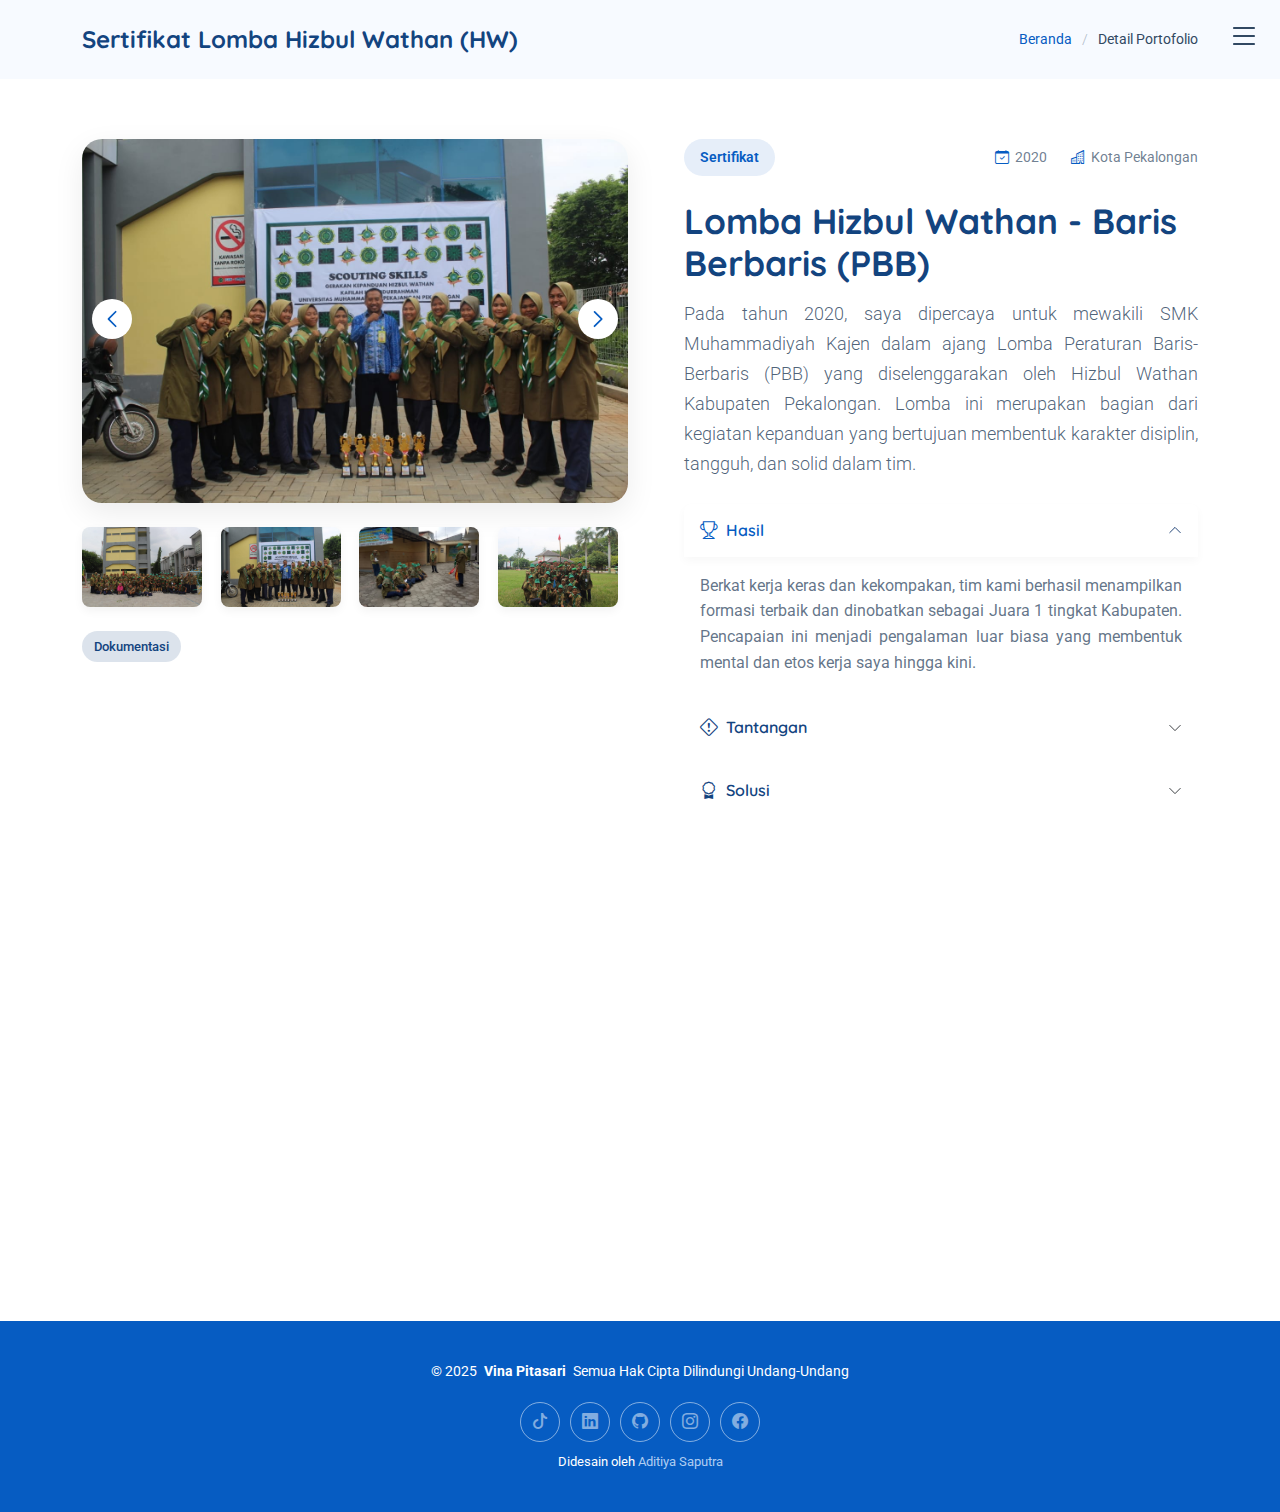
<file: pf-s-hw.html>
<!DOCTYPE html>
<html lang="en">

<head>
  <meta charset="utf-8">
  <meta content="width=device-width, initial-scale=1.0" name="viewport">
  <title>Detail Potofolio - Vina Pitasari</title>
  <meta name="description" content="">
  <meta name="keywords" content="">

  <!-- Favicons -->
  <link href="assets/img/favicon(1).png" rel="icon">
  <link href="assets/img/apple-touch-icon.png" rel="apple-touch-icon">

  <!-- Fonts -->
  <link href="https://fonts.googleapis.com" rel="preconnect">
  <link href="https://fonts.gstatic.com" rel="preconnect" crossorigin>
  <link href="https://fonts.googleapis.com/css2?family=Roboto:ital,wght@0,100;0,300;0,400;0,500;0,700;0,900;1,100;1,300;1,400;1,500;1,700;1,900&family=Open+Sans:ital,wght@0,300;0,400;0,500;0,600;0,700;0,800;1,300;1,400;1,500;1,600;1,700;1,800&family=Quicksand:wght@300;400;500;600;700&display=swap" rel="stylesheet">

  <!-- Vendor CSS Files -->
  <link href="assets/vendor/bootstrap/css/bootstrap.min.css" rel="stylesheet">
  <link href="assets/vendor/bootstrap-icons/bootstrap-icons.css" rel="stylesheet">
  <link href="assets/vendor/aos/aos.css" rel="stylesheet">
  <link href="assets/vendor/glightbox/css/glightbox.min.css" rel="stylesheet">
  <link href="assets/vendor/swiper/swiper-bundle.min.css" rel="stylesheet">

  <!-- Main CSS File -->
  <link href="assets/css/main.css" rel="stylesheet">

  <!-- =======================================================
  * Template Name: Style
  * Template URL: https://bootstrapmade.com/style-bootstrap-portfolio-template/
  * Updated: Jul 02 2025 with Bootstrap v5.3.7
  * Author: BootstrapMade.com
  * License: https://bootstrapmade.com/license/
  ======================================================== -->
</head>

<body class="portfolio-details-page">

  <header id="header" class="header d-flex align-items-center fixed-top">
    <div class="container-fluid position-relative d-flex align-items-center justify-content-between">

      <a href="index.html" class="logo d-flex align-items-center">
        <!-- Uncomment the line below if you also wish to use an image logo -->
        <!-- <img src="assets/img/logo.webp" alt=""> -->
        <!-- Uncomment the line below if you also wish to use an text logo -->
        <!-- <h1 class="sitename">Style</h1>  -->
      </a>

      <nav id="navmenu" class="navmenu">

        <div class="profile-img">
          <img src="assets/img/profile/profile-square-1.webp" alt="" class="img-fluid rounded-circle">
        </div>

        <a href="index.html" class="logo d-flex align-items-center justify-content-center">
          <!-- Uncomment the line below if you also wish to use an image logo -->
          <!-- <img src="assets/img/logo.webp" alt=""> -->
          <h1 class="sitename">Vina Pitasari</h1>
        </a>
        
        <div class="social-links d-flex justify-content-center">
          <a href="https://www.tiktok.com/@pynn.itsme?_t=ZS-8xrXH0QrLCU&_r=1"target="_blank"><i class="bi bi-tiktok"></i></a>
          <a href="http://www.linkedin.com/in/vina-pitasari"target="_blank"><i class="bi bi-linkedin"></i></a>
          <a href="https://github.com/vinapitasari"target="_blank"><i class="bi bi-github"></i></a>
          <a href="https://www.instagram.com/vinaapics?igsh=dDUzNHF6ejhmZGg4"target="_blank"><i class="bi bi-instagram"></i></a>
          <a href="https://www.facebook.com/share/189gj6qRgU/"target="blank"><i class="bi bi-facebook"></i></a>
        </div>

        <ul>
          <li><a href="index.html#hero">Beranda</a></li>
          <li><a href="index.html#about">Profil</a></li>
          <li><a href="index.html#resume">Riwayat</a></li>
          <li><a href="index.html#portfolio">Portofolio</a></li>
          <!--<li><a href="#services">Services</a></li>
          <li class="dropdown"><a href="#"><span>Dropdown</span> <i class="bi bi-chevron-down toggle-dropdown"></i></a>
            <ul>
              <li><a href="#">Dropdown 1</a></li>
              <li class="dropdown"><a href="#"><span>Deep Dropdown</span> <i class="bi bi-chevron-down toggle-dropdown"></i></a>
                <ul>
                  <li><a href="#">Deep Dropdown 1</a></li>
                  <li><a href="#">Deep Dropdown 2</a></li>
                  <li><a href="#">Deep Dropdown 3</a></li>
                  <li><a href="#">Deep Dropdown 4</a></li>
                  <li><a href="#">Deep Dropdown 5</a></li>
                </ul>
              </li>
              <li><a href="#">Dropdown 2</a></li>
              <li><a href="#">Dropdown 3</a></li>
              <li><a href="#">Dropdown 4</a></li>
            </ul>
          </li>-->
          <li><a href="index.html#contact">Kontak</a></li>
        </ul>
        <i class="mobile-nav-toggle d-xl-none bi bi-list"></i>
      </nav>

    </div>
  </header>

  <main class="main">

    <!-- Page Title -->
    <div class="page-title light-background">
      <div class="container d-lg-flex justify-content-between align-items-center">
        <h1 class="mb-2 mb-lg-0">Sertifikat Lomba Hizbul Wathan (HW)</h1>
        <nav class="breadcrumbs">
          <ol>
            <li><a href="index.html">Beranda</a></li>
            <li class="current">Detail Portofolio</li>
          </ol>
        </nav>
      </div>
    </div><!-- End Page Title -->

    <!-- Portfolio Details Section -->
    <section id="portfolio-details" class="portfolio-details section">

      <div class="container" data-aos="fade-up" data-aos-delay="100">

        <div class="row gy-4">
          <div class="col-lg-6" data-aos="fade-right">
            <div class="portfolio-details-media">
              <div class="main-image">
                <div class="portfolio-details-slider swiper init-swiper" data-aos="zoom-in">
                  <script type="application/json" class="swiper-config">
                    {
                      "loop": true,
                      "speed": 1000,
                      "autoplay": {
                        "delay": 6000
                      },
                      "effect": "creative",
                      "creativeEffect": {
                        "prev": {
                          "shadow": true,
                          "translate": [0, 0, -400]
                        },
                        "next": {
                          "translate": ["100%", 0, 0]
                        }
                      },
                      "slidesPerView": 1,
                      "navigation": {
                        "nextEl": ".swiper-button-next",
                        "prevEl": ".swiper-button-prev"
                      }
                    }
                  </script>
                  <div class="swiper-wrapper">
                    <div class="swiper-slide">
                      <img src="assets/img/portfolio/sertifikat-hw/s-hw(2).webp" alt="Portfolio Image" class="img-fluid">
                    </div>
                    <div class="swiper-slide">
                      <img src="assets/img/portfolio/sertifikat-hw/s-hw(4).webp" alt="Portfolio Image" class="img-fluid">
                    </div>
                    <div class="swiper-slide">
                      <img src="assets/img/portfolio/sertifikat-hw/s-hw(1).webp" alt="Portfolio Image" class="img-fluid">
                    </div>
                    <div class="swiper-slide">
                      <img src="assets/img/portfolio/sertifikat-hw/s-hw(3).webp" alt="Portfolio Image" class="img-fluid">
                    </div>
                  </div>
                  <div class="swiper-button-prev"></div>
                  <div class="swiper-button-next"></div>
                </div>
              </div>

              <div class="thumbnail-grid" data-aos="fade-up" data-aos-delay="200">
                <div class="row g-2 mt-3">
                  <div class="col-3">
                    <img src="assets/img/portfolio/sertifikat-hw/s-hw(1).webp" alt="Galeri Gambar" class="img-fluid glightbox">
                  </div>
                  <div class="col-3">
                    <img src="assets/img/portfolio/sertifikat-hw/s-hw(2).webp" alt="Galeri Gambar" class="img-fluid glightbox">
                  </div>
                  <div class="col-3">
                    <img src="assets/img/portfolio/sertifikat-hw/s-hw(3).webp" alt="Galeri Gambar" class="img-fluid glightbox">
                  </div>
                  <div class="col-3">
                    <img src="assets/img/portfolio/sertifikat-hw/s-hw(4).webp" alt="Galeri Gambar" class="img-fluid glightbox">
                  </div>
                </div>
              </div>

              <div class="tech-stack-badges" data-aos="fade-up" data-aos-delay="300">
                <span>Dokumentasi</span>
                <!--<span>Express.js</span>-->
                <!--<span>PostgreSQL</span>-->
                <!--<span>GraphQL</span>-->
                <!--<span>Firebase</span>-->
              </div>
            </div>
          </div>

          <div class="col-lg-6" data-aos="fade-left">
            <div class="portfolio-details-content">
              <div class="project-meta">
                <div class="badge-wrapper">
                  <span class="project-badge">Sertifikat</span>
                </div>
                <div class="date-client">
                  <div class="meta-item">
                    <i class="bi bi-calendar-check"></i>
                    <span>2020</span>
                  </div>
                  <div class="meta-item">
                    <i class="bi bi-buildings"></i>
                    <span>Kota Pekalongan</span>
                  </div>
                </div>
              </div>

              <h2 class="project-title">Lomba Hizbul Wathan - Baris Berbaris (PBB)</h2>

              <!--<div class="project-website">
                <i class="bi bi-link-45deg"></i>
                <a href="#" target="_blank">projectwebsite.example.com</a>
              </div>-->

              <div class="project-overview">
                <p style="text-align: justify;" class="lead">
                  Pada tahun 2020, saya dipercaya untuk mewakili SMK Muhammadiyah Kajen dalam ajang Lomba Peraturan Baris-Berbaris (PBB) yang diselenggarakan oleh Hizbul Wathan Kabupaten Pekalongan. Lomba ini merupakan bagian dari kegiatan kepanduan yang bertujuan membentuk karakter disiplin, tangguh, dan solid dalam tim.
                </p>

                <div class="accordion project-accordion" id="portfolio-details-projectAccordion">
                  <div class="accordion-item" data-aos="fade-up">
                    <h2 class="accordion-header">
                      <button class="accordion-button" type="button" data-bs-toggle="collapse" data-bs-target="#portfolio-details-collapse-1" aria-expanded="true" aria-controls="collapseOne">
                        <i class="bi bi-trophy me-2"></i> Hasil
                      </button>
                    </h2>
                    <div id="portfolio-details-collapse-1" class="accordion-collapse collapse show" data-bs-parent="#portfolio-details-projectAccordion">
                      <div style="text-align: justify;" class="accordion-body">
                        <p>Berkat kerja keras dan kekompakan, tim kami berhasil menampilkan formasi terbaik dan dinobatkan sebagai Juara 1 tingkat Kabupaten. Pencapaian ini menjadi pengalaman luar biasa yang membentuk mental dan etos kerja saya hingga kini.</p>
                      </div>
                    </div>
                  </div>

                  <div class="accordion-item" data-aos="fade-up" data-aos-delay="100">
                    <h2 class="accordion-header">
                      <button class="accordion-button collapsed" type="button" data-bs-toggle="collapse" data-bs-target="#portfolio-details-collapse-2" aria-expanded="false" aria-controls="collapseTwo">
                        <i class="bi bi-exclamation-diamond me-2"></i> Tantangan
                      </button>
                    </h2>
                    <div id="portfolio-details-collapse-2" class="accordion-collapse collapse" data-bs-parent="#portfolio-details-projectAccordion">
                      <div style="text-align: justify;" class="accordion-body">
                        <p>Selama persiapan lomba, saya bersama tim menghadapi keterbatasan waktu latihan karena harus tetap mengikuti pelajaran di sekolah. Selain itu, menjaga kekompakan gerakan dan fokus selama formasi baris menjadi tantangan tersendiri yang membutuhkan latihan intensif dan komunikasi yang efektif.</p>
                      </div>
                    </div>
                  </div>

                  <div class="accordion-item" data-aos="fade-up" data-aos-delay="200">
                    <h2 class="accordion-header">
                      <button class="accordion-button collapsed" type="button" data-bs-toggle="collapse" data-bs-target="#portfolio-details-collapse-3" aria-expanded="false" aria-controls="collapseThree">
                        <i class="bi bi-award me-2"></i> Solusi
                      </button>
                    </h2>
                    <div id="portfolio-details-collapse-3" class="accordion-collapse collapse" data-bs-parent="#portfolio-details-projectAccordion">
                      <div style="text-align: justify;" class="accordion-body">
                        <p>Kami mengatur jadwal latihan secara disiplin setiap sore setelah jam sekolah dan menyusun evaluasi rutin agar setiap gerakan bisa diperbaiki secara kolektif. Komunikasi antaranggota diperkuat untuk memastikan semua berjalan sesuai rencana.</p>
                      </div>
                    </div>
                  </div>
                </div>
              </div>

              <div class="project-features" data-aos="fade-up" data-aos-delay="300">
                <h3><i class="bi bi-stars"></i> Nilai yang Saya Pelajari</h3>
                <div class="row g-3">
                  <div class="col-md-6">
                    <ul class="feature-list">
                      <li><i class="bi bi-check2-circle"></i> Disiplin Tinggi</li>
                      <li><i class="bi bi-check2-circle"></i> Kerja Sama Tim</li>
                      <li><i class="bi bi-check2-circle"></i> Ketekunan Berproses</li>
                      <li><i class="bi bi-check2-circle"></i> Manajemen Waktu</li>
                      <li><i class="bi bi-check2-circle"></i> Tanggung Jawab</li>
                      <li><i class="bi bi-check2-circle"></i> Tenang di bawah Tekanan</li>
                    </ul>
                  </div>
                  <!--<div class="col-md-6">
                    <ul class="feature-list">
                      <li><i class="bi bi-check2-circle"></i> Customizable Dashboards</li>
                      <li><i class="bi bi-check2-circle"></i> Data Export Options</li>
                      <li><i class="bi bi-check2-circle"></i> Multi-device Support</li>
                    </ul>
                  </div>-->
                </div>
              </div>

              <div class="cta-buttons" data-aos="fade-up" data-aos-delay="400">
                <a href="#" class="btn-view-project">Unduh Sertifikat</a>
                <a href="pf-s-pmr.html" class="btn-next-project">Portofolio Selanjutnya <i class="bi bi-arrow-right"></i></a>
              </div>
            </div>
          </div>
        </div>

      </div>

    </section><!-- /Portfolio Details Section -->

  </main>

  <footer id="footer" class="footer dark-background">

    <div class="container">
      <div class="copyright text-center ">
        <p>© <span>2025</span> <strong class="px-1 sitename">Vina Pitasari</strong> <span>Semua Hak Cipta Dilindungi Undang-Undang</span></p>
      </div>
      <div class="social-links d-flex justify-content-center">
        <a href="https://www.tiktok.com/@pynn.itsme?_t=ZS-8xrXH0QrLCU&_r=1"target="_blank"><i class="bi bi-tiktok"></i></a>
        <a href="http://www.linkedin.com/in/vina-pitasari"target="_blank"><i class="bi bi-linkedin"></i></a>
        <a href="https://github.com/vinapitasari"target="_blank"><i class="bi bi-github"></i></a>
        <a href="https://www.instagram.com/vinaapics?igsh=dDUzNHF6ejhmZGg4"target="_blank"><i class="bi bi-instagram"></i></a>
        <a href="https://www.facebook.com/share/189gj6qRgU/"target="blank"><i class="bi bi-facebook"></i></a>
      </div>
      <div class="credits">
        <!-- All the links in the footer should remain intact. -->
        <!-- You can delete the links only if you've purchased the pro version. -->
        <!-- Licensing information: https://bootstrapmade.com/license/ -->
        <!-- Purchase the pro version with working PHP/AJAX contact form: [buy-url] -->
        Didesain oleh <a href="https://github.com/AditiyaSaputra">Aditiya Saputra</a>
      </div>
    </div>

  </footer>

  <!-- Scroll Top -->
  <a href="#" id="scroll-top" class="scroll-top d-flex align-items-center justify-content-center"><i class="bi bi-arrow-up-short"></i></a>

  <!-- Vendor JS Files -->
  <script src="assets/vendor/bootstrap/js/bootstrap.bundle.min.js"></script>
  <script src="assets/vendor/php-email-form/validate.js"></script>
  <script src="assets/vendor/aos/aos.js"></script>
  <script src="assets/vendor/purecounter/purecounter_vanilla.js"></script>
  <script src="assets/vendor/typed.js/typed.umd.js"></script>
  <script src="assets/vendor/waypoints/noframework.waypoints.js"></script>
  <script src="assets/vendor/glightbox/js/glightbox.min.js"></script>
  <script src="assets/vendor/imagesloaded/imagesloaded.pkgd.min.js"></script>
  <script src="assets/vendor/isotope-layout/isotope.pkgd.min.js"></script>
  <script src="assets/vendor/swiper/swiper-bundle.min.js"></script>

  <!-- Main JS File -->
  <script src="assets/js/main.js"></script>

</body>

</html>
</file>
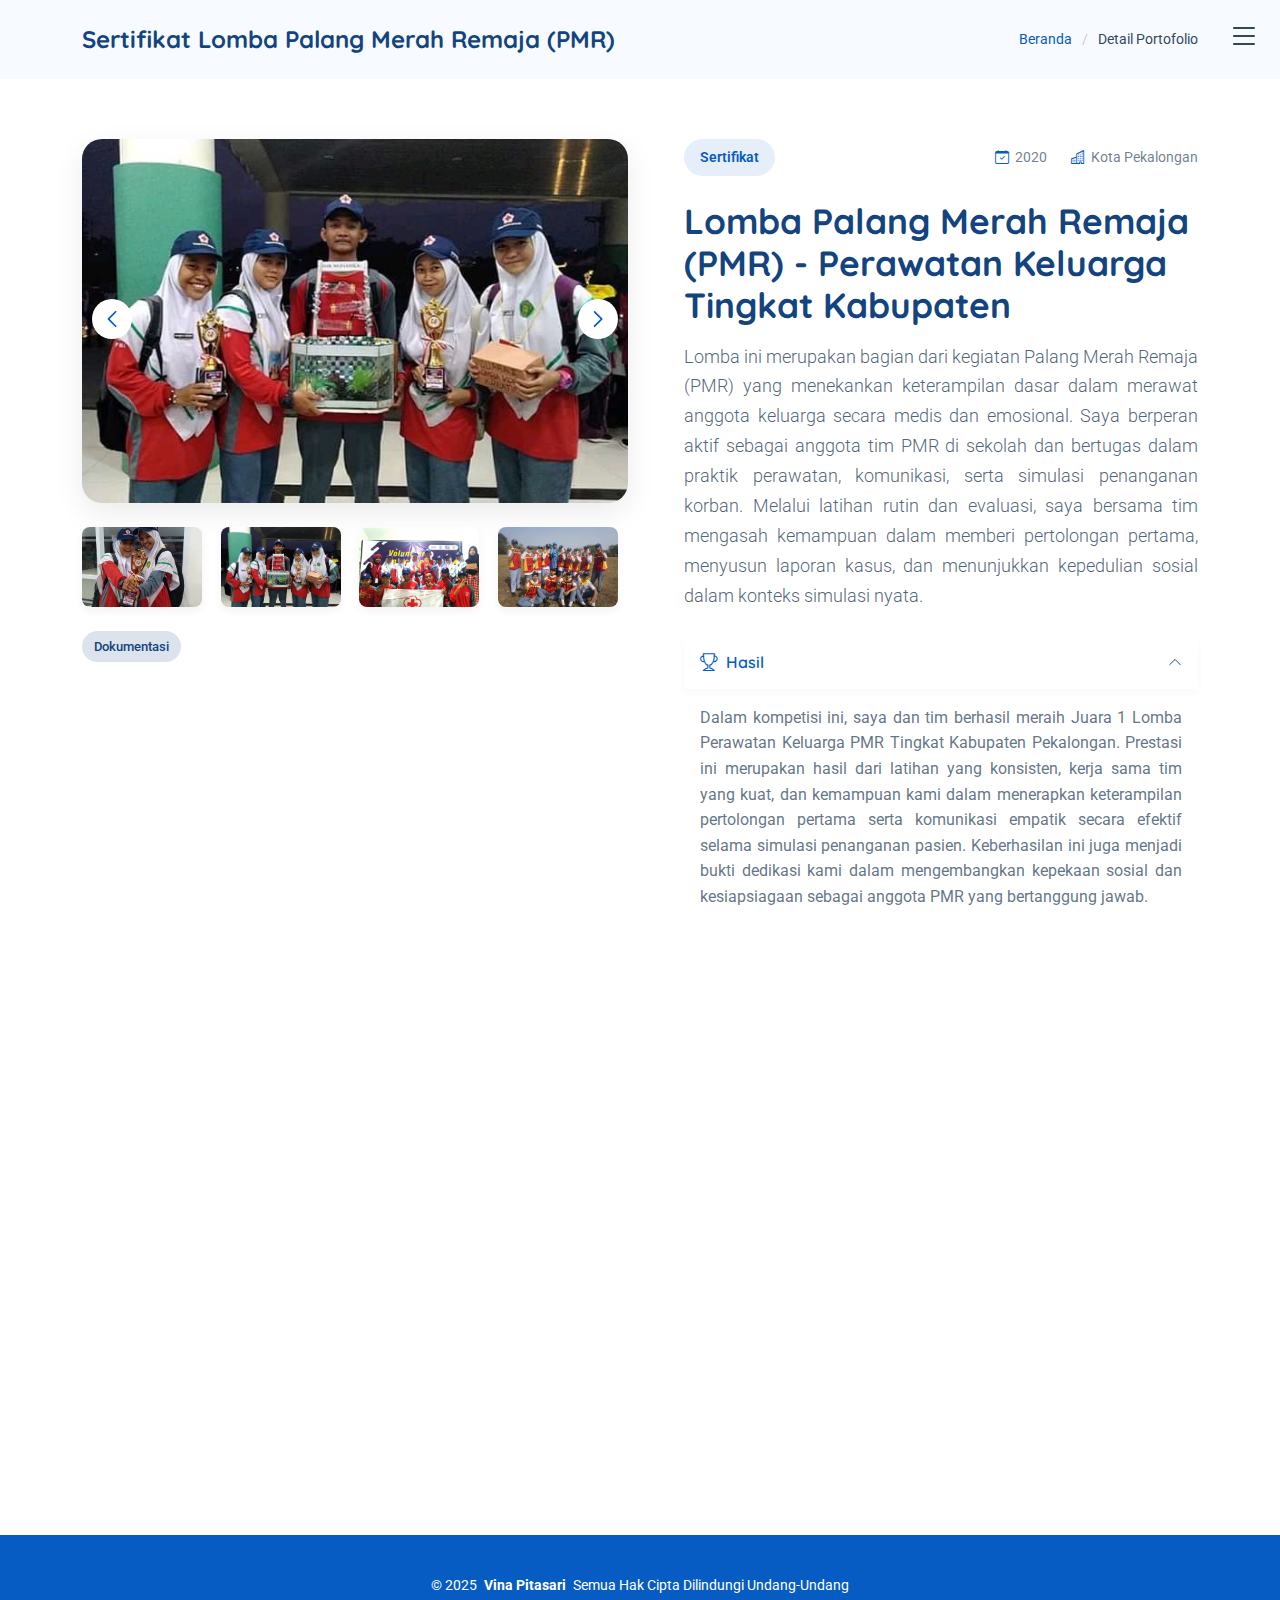
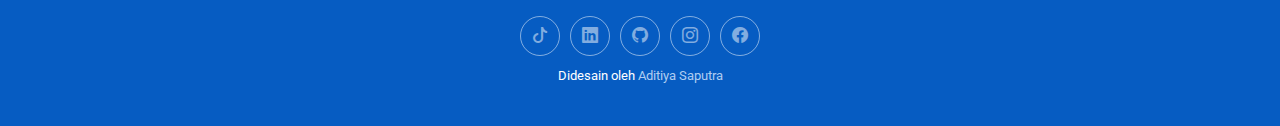
<file: pf-s-pmr.html>
<!DOCTYPE html>
<html lang="en">

<head>
  <meta charset="utf-8">
  <meta content="width=device-width, initial-scale=1.0" name="viewport">
  <title>Detail Potofolio - Vina Pitasari</title>
  <meta name="description" content="">
  <meta name="keywords" content="">

  <!-- Favicons -->
  <link href="assets/img/favicon(1).png" rel="icon">
  <link href="assets/img/apple-touch-icon.png" rel="apple-touch-icon">

  <!-- Fonts -->
  <link href="https://fonts.googleapis.com" rel="preconnect">
  <link href="https://fonts.gstatic.com" rel="preconnect" crossorigin>
  <link href="https://fonts.googleapis.com/css2?family=Roboto:ital,wght@0,100;0,300;0,400;0,500;0,700;0,900;1,100;1,300;1,400;1,500;1,700;1,900&family=Open+Sans:ital,wght@0,300;0,400;0,500;0,600;0,700;0,800;1,300;1,400;1,500;1,600;1,700;1,800&family=Quicksand:wght@300;400;500;600;700&display=swap" rel="stylesheet">

  <!-- Vendor CSS Files -->
  <link href="assets/vendor/bootstrap/css/bootstrap.min.css" rel="stylesheet">
  <link href="assets/vendor/bootstrap-icons/bootstrap-icons.css" rel="stylesheet">
  <link href="assets/vendor/aos/aos.css" rel="stylesheet">
  <link href="assets/vendor/glightbox/css/glightbox.min.css" rel="stylesheet">
  <link href="assets/vendor/swiper/swiper-bundle.min.css" rel="stylesheet">

  <!-- Main CSS File -->
  <link href="assets/css/main.css" rel="stylesheet">

  <!-- =======================================================
  * Template Name: Style
  * Template URL: https://bootstrapmade.com/style-bootstrap-portfolio-template/
  * Updated: Jul 02 2025 with Bootstrap v5.3.7
  * Author: BootstrapMade.com
  * License: https://bootstrapmade.com/license/
  ======================================================== -->
</head>

<body class="portfolio-details-page">

  <header id="header" class="header d-flex align-items-center fixed-top">
    <div class="container-fluid position-relative d-flex align-items-center justify-content-between">

      <a href="index.html" class="logo d-flex align-items-center">
        <!-- Uncomment the line below if you also wish to use an image logo -->
        <!-- <img src="assets/img/logo.webp" alt=""> -->
        <!-- Uncomment the line below if you also wish to use an text logo -->
        <!-- <h1 class="sitename">Style</h1>  -->
      </a>

      <nav id="navmenu" class="navmenu">

        <div class="profile-img">
          <img src="assets/img/profile/profile-square-1.webp" alt="" class="img-fluid rounded-circle">
        </div>

        <a href="index.html" class="logo d-flex align-items-center justify-content-center">
          <!-- Uncomment the line below if you also wish to use an image logo -->
          <!-- <img src="assets/img/logo.webp" alt=""> -->
          <h1 class="sitename">Vina Pitasari</h1>
        </a>
        
        <div class="social-links d-flex justify-content-center">
          <a href="https://www.tiktok.com/@pynn.itsme?_t=ZS-8xrXH0QrLCU&_r=1"target="_blank"><i class="bi bi-tiktok"></i></a>
          <a href="http://www.linkedin.com/in/vina-pitasari"target="_blank"><i class="bi bi-linkedin"></i></a>
          <a href="https://github.com/vinapitasari"target="_blank"><i class="bi bi-github"></i></a>
          <a href="https://www.instagram.com/vinaapics?igsh=dDUzNHF6ejhmZGg4"target="_blank"><i class="bi bi-instagram"></i></a>
          <a href="https://www.facebook.com/share/189gj6qRgU/"target="blank"><i class="bi bi-facebook"></i></a>
        </div>

        <ul>
          <li><a href="index.html#hero">Beranda</a></li>
          <li><a href="index.html#about">Profil</a></li>
          <li><a href="index.html#resume">Riwayat</a></li>
          <li><a href="index.html#portfolio">Portofolio</a></li>
          <!--<li><a href="#services">Services</a></li>
          <li class="dropdown"><a href="#"><span>Dropdown</span> <i class="bi bi-chevron-down toggle-dropdown"></i></a>
            <ul>
              <li><a href="#">Dropdown 1</a></li>
              <li class="dropdown"><a href="#"><span>Deep Dropdown</span> <i class="bi bi-chevron-down toggle-dropdown"></i></a>
                <ul>
                  <li><a href="#">Deep Dropdown 1</a></li>
                  <li><a href="#">Deep Dropdown 2</a></li>
                  <li><a href="#">Deep Dropdown 3</a></li>
                  <li><a href="#">Deep Dropdown 4</a></li>
                  <li><a href="#">Deep Dropdown 5</a></li>
                </ul>
              </li>
              <li><a href="#">Dropdown 2</a></li>
              <li><a href="#">Dropdown 3</a></li>
              <li><a href="#">Dropdown 4</a></li>
            </ul>
          </li>-->
          <li><a href="index.html#contact">Kontak</a></li>
        </ul>
        <i class="mobile-nav-toggle d-xl-none bi bi-list"></i>
      </nav>

    </div>
  </header>

  <main class="main">

    <!-- Page Title -->
    <div class="page-title light-background">
      <div class="container d-lg-flex justify-content-between align-items-center">
        <h1 class="mb-2 mb-lg-0">Sertifikat Lomba Palang Merah Remaja (PMR)</h1>
        <nav class="breadcrumbs">
          <ol>
            <li><a href="index.html">Beranda</a></li>
            <li class="current">Detail Portofolio</li>
          </ol>
        </nav>
      </div>
    </div><!-- End Page Title -->

    <!-- Portfolio Details Section -->
    <section id="portfolio-details" class="portfolio-details section">

      <div class="container" data-aos="fade-up" data-aos-delay="100">

        <div class="row gy-4">
          <div class="col-lg-6" data-aos="fade-right">
            <div class="portfolio-details-media">
              <div class="main-image">
                <div class="portfolio-details-slider swiper init-swiper" data-aos="zoom-in">
                  <script type="application/json" class="swiper-config">
                    {
                      "loop": true,
                      "speed": 1000,
                      "autoplay": {
                        "delay": 6000
                      },
                      "effect": "creative",
                      "creativeEffect": {
                        "prev": {
                          "shadow": true,
                          "translate": [0, 0, -400]
                        },
                        "next": {
                          "translate": ["100%", 0, 0]
                        }
                      },
                      "slidesPerView": 1,
                      "navigation": {
                        "nextEl": ".swiper-button-next",
                        "prevEl": ".swiper-button-prev"
                      }
                    }
                  </script>
                  <div class="swiper-wrapper">
                    <div class="swiper-slide">
                      <img src="assets/img/portfolio/sertifikat-pmr/s-pmr(2).webp" alt="Portfolio Image" class="img-fluid">
                    </div>
                    <div class="swiper-slide">
                      <img src="assets/img/portfolio/sertifikat-pmr/s-pmr(4).webp" alt="Portfolio Image" class="img-fluid">
                    </div>
                    <div class="swiper-slide">
                      <img src="assets/img/portfolio/sertifikat-pmr/s-pmr(1).webp" alt="Portfolio Image" class="img-fluid">
                    </div>
                    <div class="swiper-slide">
                      <img src="assets/img/portfolio/sertifikat-pmr/s-pmr(3).webp" alt="Portfolio Image" class="img-fluid">
                    </div>
                  </div>
                  <div class="swiper-button-prev"></div>
                  <div class="swiper-button-next"></div>
                </div>
              </div>

              <div class="thumbnail-grid" data-aos="fade-up" data-aos-delay="200">
                <div class="row g-2 mt-3">
                  <div class="col-3">
                    <img src="assets/img/portfolio/sertifikat-pmr/s-pmr(1).webp" alt="Galeri Gambar" class="img-fluid glightbox">
                  </div>
                  <div class="col-3">
                    <img src="assets/img/portfolio/sertifikat-pmr/s-pmr(2).webp" alt="Galeri Gambar" class="img-fluid glightbox">
                  </div>
                  <div class="col-3">
                    <img src="assets/img/portfolio/sertifikat-pmr/s-pmr(3).webp" alt="Galeri Gambar" class="img-fluid glightbox">
                  </div>
                  <div class="col-3">
                    <img src="assets/img/portfolio/sertifikat-pmr/s-pmr(4).webp" alt="Galeri Gambar" class="img-fluid glightbox">
                  </div>
                </div>
              </div>

              <div class="tech-stack-badges" data-aos="fade-up" data-aos-delay="300">
                <span>Dokumentasi</span>
                <!--<span>Express.js</span>-->
                <!--<span>PostgreSQL</span>-->
                <!--<span>GraphQL</span>-->
                <!--<span>Firebase</span>-->
              </div>
            </div>
          </div>

          <div class="col-lg-6" data-aos="fade-left">
            <div class="portfolio-details-content">
              <div class="project-meta">
                <div class="badge-wrapper">
                  <span class="project-badge">Sertifikat</span>
                </div>
                <div class="date-client">
                  <div class="meta-item">
                    <i class="bi bi-calendar-check"></i>
                    <span>2020</span>
                  </div>
                  <div class="meta-item">
                    <i class="bi bi-buildings"></i>
                    <span>Kota Pekalongan</span>
                  </div>
                </div>
              </div>

              <h2 class="project-title">Lomba Palang Merah Remaja (PMR) - Perawatan Keluarga Tingkat Kabupaten</h2>

              <!--<div class="project-website">
                <i class="bi bi-link-45deg"></i>
                <a href="#" target="_blank">projectwebsite.example.com</a>
              </div>-->

              <div class="project-overview">
                <p style="text-align: justify;" class="lead">
                  Lomba ini merupakan bagian dari kegiatan Palang Merah Remaja (PMR) yang menekankan keterampilan dasar dalam merawat anggota keluarga secara medis dan emosional. Saya berperan aktif sebagai anggota tim PMR di sekolah dan bertugas dalam praktik perawatan, komunikasi, serta simulasi penanganan korban. Melalui latihan rutin dan evaluasi, saya bersama tim mengasah kemampuan dalam memberi pertolongan pertama, menyusun laporan kasus, dan menunjukkan kepedulian sosial dalam konteks simulasi nyata.
                </p>

                <div class="accordion project-accordion" id="portfolio-details-projectAccordion">
                  <div class="accordion-item" data-aos="fade-up">
                    <h2 class="accordion-header">
                      <button class="accordion-button" type="button" data-bs-toggle="collapse" data-bs-target="#portfolio-details-collapse-1" aria-expanded="true" aria-controls="collapseOne">
                        <i class="bi bi-trophy me-2"></i> Hasil
                      </button>
                    </h2>
                    <div id="portfolio-details-collapse-1" class="accordion-collapse collapse show" data-bs-parent="#portfolio-details-projectAccordion">
                      <div style="text-align: justify;" class="accordion-body">
                        <p>Dalam kompetisi ini, saya dan tim berhasil meraih Juara 1 Lomba Perawatan Keluarga PMR Tingkat Kabupaten Pekalongan. Prestasi ini merupakan hasil dari latihan yang konsisten, kerja sama tim yang kuat, dan kemampuan kami dalam menerapkan keterampilan pertolongan pertama serta komunikasi empatik secara efektif selama simulasi penanganan pasien. Keberhasilan ini juga menjadi bukti dedikasi kami dalam mengembangkan kepekaan sosial dan kesiapsiagaan sebagai anggota PMR yang bertanggung jawab.</p>
                      </div>
                    </div>
                  </div>

                  <div class="accordion-item" data-aos="fade-up" data-aos-delay="100">
                    <h2 class="accordion-header">
                      <button class="accordion-button collapsed" type="button" data-bs-toggle="collapse" data-bs-target="#portfolio-details-collapse-2" aria-expanded="false" aria-controls="collapseTwo">
                        <i class="bi bi-exclamation-diamond me-2"></i> Tantangan
                      </button>
                    </h2>
                    <div id="portfolio-details-collapse-2" class="accordion-collapse collapse" data-bs-parent="#portfolio-details-projectAccordion">
                      <div style="text-align: justify;" class="accordion-body">
                        <p>Selama mengikuti lomba PMR Perawatan Keluarga, saya bersama tim menghadapi beberapa tantangan yang cukup menantang, seperti menyesuaikan antara teori yang kami pelajari dengan praktik langsung di lapangan. Selain itu, menjaga kekompakan tim menjadi hal yang krusial, terutama saat berada dalam tekanan waktu dan penilaian oleh juri.</p>
                      </div>
                    </div>
                  </div>

                  <div class="accordion-item" data-aos="fade-up" data-aos-delay="200">
                    <h2 class="accordion-header">
                      <button class="accordion-button collapsed" type="button" data-bs-toggle="collapse" data-bs-target="#portfolio-details-collapse-3" aria-expanded="false" aria-controls="collapseThree">
                        <i class="bi bi-award me-2"></i> Solusi
                      </button>
                    </h2>
                    <div id="portfolio-details-collapse-3" class="accordion-collapse collapse" data-bs-parent="#portfolio-details-projectAccordion">
                      <div style="text-align: justify;" class="accordion-body">
                        <p>Kami menerapkan simulasi harian guna meningkatkan refleks dan koordinasi kerja sama antar anggota. Kami juga menyusun jadwal latihan yang sistematis dan melakukan evaluasi rutin terhadap setiap individu, sehingga kemampuan masing-masing anggota dapat berkembang secara seimbang dan terarah.</p>
                      </div>
                    </div>
                  </div>
                </div>
              </div>

              <div class="project-features" data-aos="fade-up" data-aos-delay="300">
                <h3><i class="bi bi-stars"></i> Nilai yang Saya Pelajari</h3>
                <div class="row g-3">
                  <div class="col-md-6">
                    <ul class="feature-list">
                      <li><i class="bi bi-check2-circle"></i> Kepedulian Sosial</li>
                      <li><i class="bi bi-check2-circle"></i> Pengambilan Keputusan Cepat</li>
                      <li><i class="bi bi-check2-circle"></i> Kesiapan Mental dalam Situasi Darurat</li>
                      <li><i class="bi bi-check2-circle"></i> Ketelitian dan Akurasi Tindakan</li>
                      <li><i class="bi bi-check2-circle"></i> Komunikasi Empatik</li>
                    </ul>
                  </div>
                  <!--<div class="col-md-6">
                    <ul class="feature-list">
                      <li><i class="bi bi-check2-circle"></i> Customizable Dashboards</li>
                      <li><i class="bi bi-check2-circle"></i> Data Export Options</li>
                      <li><i class="bi bi-check2-circle"></i> Multi-device Support</li>
                    </ul>
                  </div>-->
                </div>
              </div>

              <div class="cta-buttons" data-aos="fade-up" data-aos-delay="400">
                <a href="#" class="btn-view-project">Unduh Sertifikat</a>
                <a href="pf-o-sb.html" class="btn-next-project">Portofolio Selanjutnya <i class="bi bi-arrow-right"></i></a>
              </div>
            </div>
          </div>
        </div>

      </div>

    </section><!-- /Portfolio Details Section -->

  </main>

  <footer id="footer" class="footer dark-background">

    <div class="container">
      <div class="copyright text-center ">
        <p>© <span>2025</span> <strong class="px-1 sitename">Vina Pitasari</strong> <span>Semua Hak Cipta Dilindungi Undang-Undang</span></p>
      </div>
      <div class="social-links d-flex justify-content-center">
        <a href="https://www.tiktok.com/@pynn.itsme?_t=ZS-8xrXH0QrLCU&_r=1"target="_blank"><i class="bi bi-tiktok"></i></a>
        <a href="http://www.linkedin.com/in/vina-pitasari"target="_blank"><i class="bi bi-linkedin"></i></a>
        <a href="https://github.com/vinapitasari"target="_blank"><i class="bi bi-github"></i></a>
        <a href="https://www.instagram.com/vinaapics?igsh=dDUzNHF6ejhmZGg4"target="_blank"><i class="bi bi-instagram"></i></a>
        <a href="https://www.facebook.com/share/189gj6qRgU/"target="blank"><i class="bi bi-facebook"></i></a>
      </div>
      <div class="credits">
        <!-- All the links in the footer should remain intact. -->
        <!-- You can delete the links only if you've purchased the pro version. -->
        <!-- Licensing information: https://bootstrapmade.com/license/ -->
        <!-- Purchase the pro version with working PHP/AJAX contact form: [buy-url] -->
        Didesain oleh <a href="https://github.com/AditiyaSaputra">Aditiya Saputra</a>
      </div>
    </div>

  </footer>

  <!-- Scroll Top -->
  <a href="#" id="scroll-top" class="scroll-top d-flex align-items-center justify-content-center"><i class="bi bi-arrow-up-short"></i></a>

  <!-- Vendor JS Files -->
  <script src="assets/vendor/bootstrap/js/bootstrap.bundle.min.js"></script>
  <script src="assets/vendor/php-email-form/validate.js"></script>
  <script src="assets/vendor/aos/aos.js"></script>
  <script src="assets/vendor/purecounter/purecounter_vanilla.js"></script>
  <script src="assets/vendor/typed.js/typed.umd.js"></script>
  <script src="assets/vendor/waypoints/noframework.waypoints.js"></script>
  <script src="assets/vendor/glightbox/js/glightbox.min.js"></script>
  <script src="assets/vendor/imagesloaded/imagesloaded.pkgd.min.js"></script>
  <script src="assets/vendor/isotope-layout/isotope.pkgd.min.js"></script>
  <script src="assets/vendor/swiper/swiper-bundle.min.js"></script>

  <!-- Main JS File -->
  <script src="assets/js/main.js"></script>

</body>

</html>
</file>
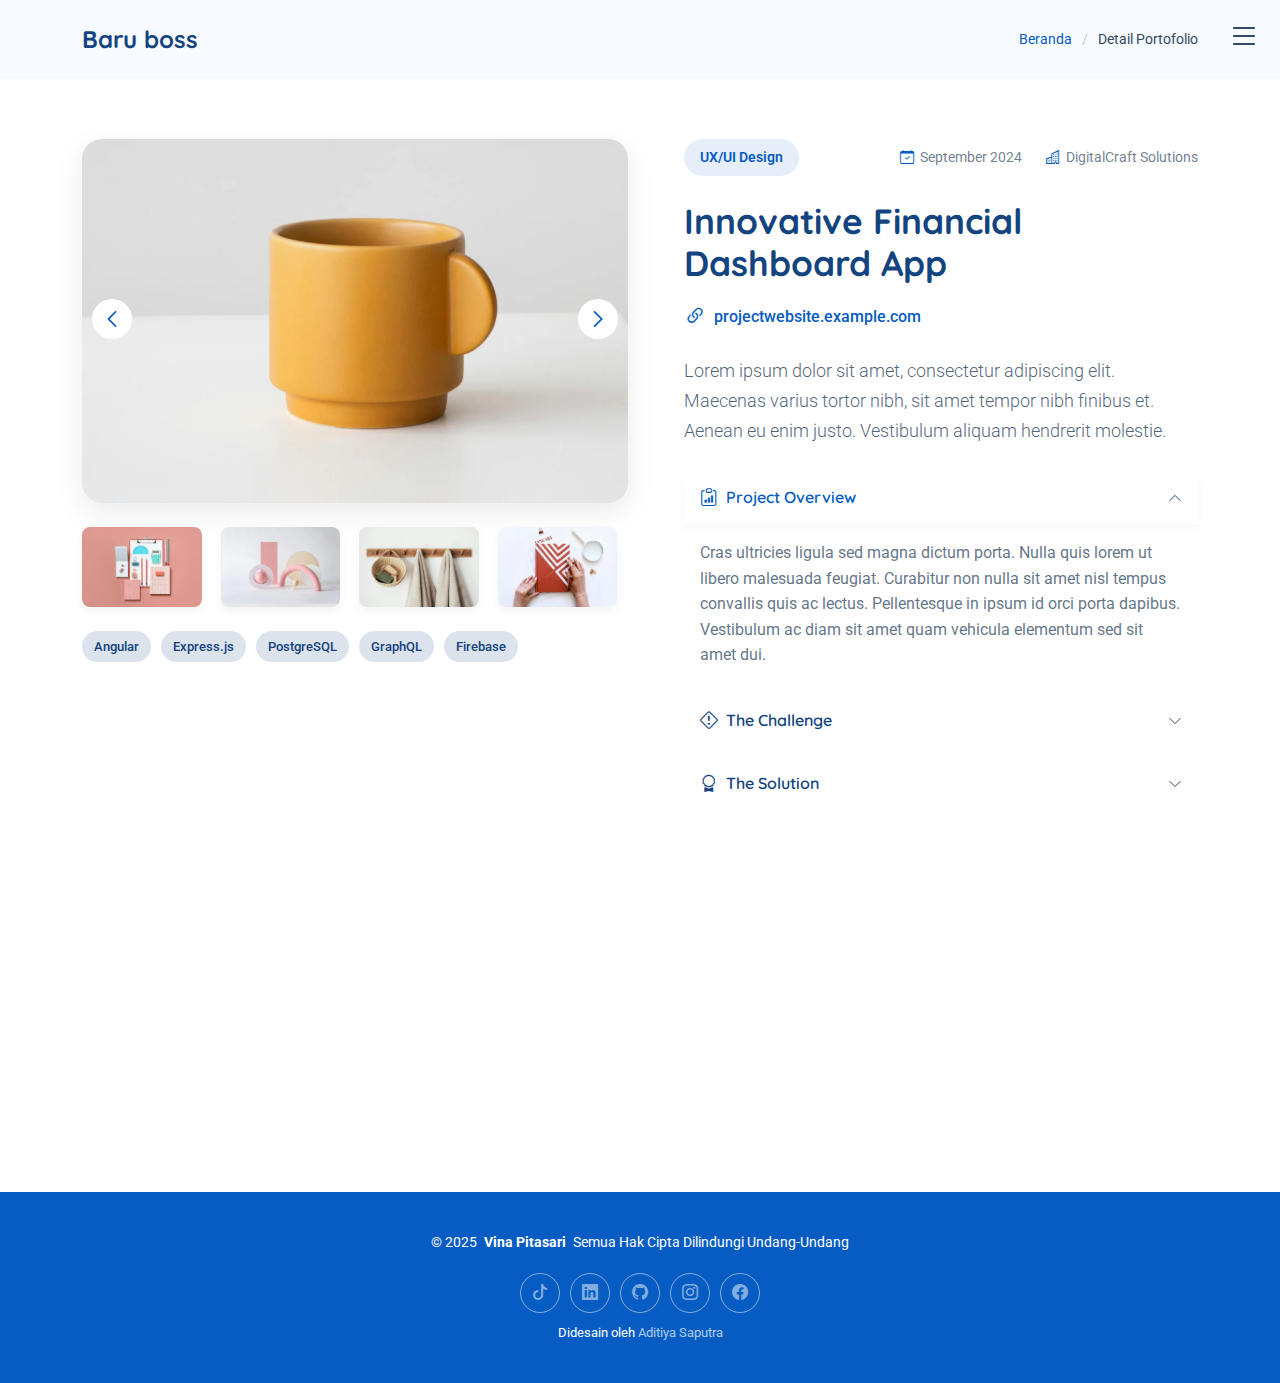
<file: portfolio-details(1).html>
<!DOCTYPE html>
<html lang="en">

<head>
  <meta charset="utf-8">
  <meta content="width=device-width, initial-scale=1.0" name="viewport">
  <title>Detail Potofolio - Vina Pitasari</title>
  <meta name="description" content="">
  <meta name="keywords" content="">

  <!-- Favicons -->
  <link href="assets/img/favicon(1).png" rel="icon">
  <link href="assets/img/apple-touch-icon.png" rel="apple-touch-icon">

  <!-- Fonts -->
  <link href="https://fonts.googleapis.com" rel="preconnect">
  <link href="https://fonts.gstatic.com" rel="preconnect" crossorigin>
  <link href="https://fonts.googleapis.com/css2?family=Roboto:ital,wght@0,100;0,300;0,400;0,500;0,700;0,900;1,100;1,300;1,400;1,500;1,700;1,900&family=Open+Sans:ital,wght@0,300;0,400;0,500;0,600;0,700;0,800;1,300;1,400;1,500;1,600;1,700;1,800&family=Quicksand:wght@300;400;500;600;700&display=swap" rel="stylesheet">

  <!-- Vendor CSS Files -->
  <link href="assets/vendor/bootstrap/css/bootstrap.min.css" rel="stylesheet">
  <link href="assets/vendor/bootstrap-icons/bootstrap-icons.css" rel="stylesheet">
  <link href="assets/vendor/aos/aos.css" rel="stylesheet">
  <link href="assets/vendor/glightbox/css/glightbox.min.css" rel="stylesheet">
  <link href="assets/vendor/swiper/swiper-bundle.min.css" rel="stylesheet">

  <!-- Main CSS File -->
  <link href="assets/css/main.css" rel="stylesheet">

  <!-- =======================================================
  * Template Name: Style
  * Template URL: https://bootstrapmade.com/style-bootstrap-portfolio-template/
  * Updated: Jul 02 2025 with Bootstrap v5.3.7
  * Author: BootstrapMade.com
  * License: https://bootstrapmade.com/license/
  ======================================================== -->
</head>

<body class="portfolio-details-page">

  <header id="header" class="header d-flex align-items-center fixed-top">
    <div class="container-fluid position-relative d-flex align-items-center justify-content-between">

      <a href="index.html" class="logo d-flex align-items-center">
        <!-- Uncomment the line below if you also wish to use an image logo -->
        <!-- <img src="assets/img/logo.webp" alt=""> -->
        <!-- Uncomment the line below if you also wish to use an text logo -->
        <!-- <h1 class="sitename">Style</h1>  -->
      </a>

      <nav id="navmenu" class="navmenu">

        <div class="profile-img">
          <img src="assets/img/profile/profile-square-1.webp" alt="" class="img-fluid rounded-circle">
        </div>

        <a href="index.html" class="logo d-flex align-items-center justify-content-center">
          <!-- Uncomment the line below if you also wish to use an image logo -->
          <!-- <img src="assets/img/logo.webp" alt=""> -->
          <h1 class="sitename">Vina Pitasari</h1>
        </a>
        
        <div class="social-links d-flex justify-content-center">
          <a href="https://www.tiktok.com/@pynn.itsme?_t=ZS-8xrXH0QrLCU&_r=1"target="_blank"><i class="bi bi-tiktok"></i></a>
          <a href="http://www.linkedin.com/in/vina-pitasari"target="_blank"><i class="bi bi-linkedin"></i></a>
          <a href="https://github.com/vinapitasari"target="_blank"><i class="bi bi-github"></i></a>
          <a href="https://www.instagram.com/vinaapics?igsh=dDUzNHF6ejhmZGg4"target="_blank"><i class="bi bi-instagram"></i></a>
          <a href="https://www.facebook.com/share/189gj6qRgU/"target="blank"><i class="bi bi-facebook"></i></a>
        </div>

        <ul>
          <li><a href="index.html#hero">Beranda</a></li>
          <li><a href="index.html#about">Profil</a></li>
          <li><a href="index.html#resume">Riwayat</a></li>
          <li><a href="index.html#portfolio">Portofolio</a></li>
          <!--<li><a href="#services">Services</a></li>
          <li class="dropdown"><a href="#"><span>Dropdown</span> <i class="bi bi-chevron-down toggle-dropdown"></i></a>
            <ul>
              <li><a href="#">Dropdown 1</a></li>
              <li class="dropdown"><a href="#"><span>Deep Dropdown</span> <i class="bi bi-chevron-down toggle-dropdown"></i></a>
                <ul>
                  <li><a href="#">Deep Dropdown 1</a></li>
                  <li><a href="#">Deep Dropdown 2</a></li>
                  <li><a href="#">Deep Dropdown 3</a></li>
                  <li><a href="#">Deep Dropdown 4</a></li>
                  <li><a href="#">Deep Dropdown 5</a></li>
                </ul>
              </li>
              <li><a href="#">Dropdown 2</a></li>
              <li><a href="#">Dropdown 3</a></li>
              <li><a href="#">Dropdown 4</a></li>
            </ul>
          </li>-->
          <li><a href="index.html#contact">Kontak</a></li>
        </ul>
        <i class="mobile-nav-toggle d-xl-none bi bi-list"></i>
      </nav>

    </div>
  </header>

  <main class="main">

    <!-- Page Title -->
    <div class="page-title light-background">
      <div class="container d-lg-flex justify-content-between align-items-center">
        <h1 class="mb-2 mb-lg-0">Baru boss</h1>
        <nav class="breadcrumbs">
          <ol>
            <li><a href="index.html">Beranda</a></li>
            <li class="current">Detail Portofolio</li>
          </ol>
        </nav>
      </div>
    </div><!-- End Page Title -->

    <!-- Portfolio Details Section -->
    <section id="portfolio-details" class="portfolio-details section">

      <div class="container" data-aos="fade-up" data-aos-delay="100">

        <div class="row gy-4">
          <div class="col-lg-6" data-aos="fade-right">
            <div class="portfolio-details-media">
              <div class="main-image">
                <div class="portfolio-details-slider swiper init-swiper" data-aos="zoom-in">
                  <script type="application/json" class="swiper-config">
                    {
                      "loop": true,
                      "speed": 1000,
                      "autoplay": {
                        "delay": 6000
                      },
                      "effect": "creative",
                      "creativeEffect": {
                        "prev": {
                          "shadow": true,
                          "translate": [0, 0, -400]
                        },
                        "next": {
                          "translate": ["100%", 0, 0]
                        }
                      },
                      "slidesPerView": 1,
                      "navigation": {
                        "nextEl": ".swiper-button-next",
                        "prevEl": ".swiper-button-prev"
                      }
                    }
                  </script>
                  <div class="swiper-wrapper">
                    <div class="swiper-slide">
                      <img src="assets/img/portfolio/portfolio-5.webp" alt="Portfolio Image" class="img-fluid">
                    </div>
                    <div class="swiper-slide">
                      <img src="assets/img/portfolio/portfolio-7.webp" alt="Portfolio Image" class="img-fluid">
                    </div>
                    <div class="swiper-slide">
                      <img src="assets/img/portfolio/portfolio-8.webp" alt="Portfolio Image" class="img-fluid">
                    </div>
                  </div>
                  <div class="swiper-button-prev"></div>
                  <div class="swiper-button-next"></div>
                </div>
              </div>

              <div class="thumbnail-grid" data-aos="fade-up" data-aos-delay="200">
                <div class="row g-2 mt-3">
                  <div class="col-3">
                    <img src="assets/img/portfolio/portfolio-4.webp" alt="Galeri Gambar" class="img-fluid glightbox">
                  </div>
                  <div class="col-3">
                    <img src="assets/img/portfolio/portfolio-6.webp" alt="Galeri Gambar" class="img-fluid glightbox">
                  </div>
                  <div class="col-3">
                    <img src="assets/img/portfolio/portfolio-11.webp" alt="Galeri Gambar" class="img-fluid glightbox">
                  </div>
                  <div class="col-3">
                    <img src="assets/img/portfolio/portfolio-12.webp" alt="Galeri Gambar" class="img-fluid glightbox">
                  </div>
                </div>
              </div>

              <div class="tech-stack-badges" data-aos="fade-up" data-aos-delay="300">
                <span>Angular</span>
                <span>Express.js</span>
                <span>PostgreSQL</span>
                <span>GraphQL</span>
                <span>Firebase</span>
              </div>
            </div>
          </div>

          <div class="col-lg-6" data-aos="fade-left">
            <div class="portfolio-details-content">
              <div class="project-meta">
                <div class="badge-wrapper">
                  <span class="project-badge">UX/UI Design</span>
                </div>
                <div class="date-client">
                  <div class="meta-item">
                    <i class="bi bi-calendar-check"></i>
                    <span>September 2024</span>
                  </div>
                  <div class="meta-item">
                    <i class="bi bi-buildings"></i>
                    <span>DigitalCraft Solutions</span>
                  </div>
                </div>
              </div>

              <h2 class="project-title">Innovative Financial Dashboard App</h2>

              <div class="project-website">
                <i class="bi bi-link-45deg"></i>
                <a href="#" target="_blank">projectwebsite.example.com</a>
              </div>

              <div class="project-overview">
                <p class="lead">
                  Lorem ipsum dolor sit amet, consectetur adipiscing elit. Maecenas varius tortor nibh, sit amet tempor nibh finibus et. Aenean eu enim justo. Vestibulum aliquam hendrerit molestie.
                </p>

                <div class="accordion project-accordion" id="portfolio-details-projectAccordion">
                  <div class="accordion-item" data-aos="fade-up">
                    <h2 class="accordion-header">
                      <button class="accordion-button" type="button" data-bs-toggle="collapse" data-bs-target="#portfolio-details-collapse-1" aria-expanded="true" aria-controls="collapseOne">
                        <i class="bi bi-clipboard-data me-2"></i> Project Overview
                      </button>
                    </h2>
                    <div id="portfolio-details-collapse-1" class="accordion-collapse collapse show" data-bs-parent="#portfolio-details-projectAccordion">
                      <div class="accordion-body">
                        <p>Cras ultricies ligula sed magna dictum porta. Nulla quis lorem ut libero malesuada feugiat. Curabitur non nulla sit amet nisl tempus convallis quis ac lectus. Pellentesque in ipsum id orci porta dapibus. Vestibulum ac diam sit amet quam vehicula elementum sed sit amet dui.</p>
                      </div>
                    </div>
                  </div>

                  <div class="accordion-item" data-aos="fade-up" data-aos-delay="100">
                    <h2 class="accordion-header">
                      <button class="accordion-button collapsed" type="button" data-bs-toggle="collapse" data-bs-target="#portfolio-details-collapse-2" aria-expanded="false" aria-controls="collapseTwo">
                        <i class="bi bi-exclamation-diamond me-2"></i> The Challenge
                      </button>
                    </h2>
                    <div id="portfolio-details-collapse-2" class="accordion-collapse collapse" data-bs-parent="#portfolio-details-projectAccordion">
                      <div class="accordion-body">
                        <p>Mauris blandit aliquet elit, eget tincidunt nibh pulvinar a. Vivamus suscipit tortor eget felis porttitor volutpat. Curabitur aliquet quam id dui posuere blandit. Praesent sapien massa, convallis a pellentesque nec, egestas non nisi. Sed porttitor lectus nibh.</p>
                      </div>
                    </div>
                  </div>

                  <div class="accordion-item" data-aos="fade-up" data-aos-delay="200">
                    <h2 class="accordion-header">
                      <button class="accordion-button collapsed" type="button" data-bs-toggle="collapse" data-bs-target="#portfolio-details-collapse-3" aria-expanded="false" aria-controls="collapseThree">
                        <i class="bi bi-award me-2"></i> The Solution
                      </button>
                    </h2>
                    <div id="portfolio-details-collapse-3" class="accordion-collapse collapse" data-bs-parent="#portfolio-details-projectAccordion">
                      <div class="accordion-body">
                        <p>Donec sollicitudin molestie malesuada. Curabitur arcu erat, accumsan id imperdiet et, porttitor at sem. Vestibulum ante ipsum primis in faucibus orci luctus et ultrices posuere cubilia Curae; Donec velit neque, auctor sit amet aliquam vel, ullamcorper sit amet ligula.</p>
                      </div>
                    </div>
                  </div>
                </div>
              </div>

              <div class="project-features" data-aos="fade-up" data-aos-delay="300">
                <h3><i class="bi bi-stars"></i> Key Features</h3>
                <div class="row g-3">
                  <div class="col-md-6">
                    <ul class="feature-list">
                      <li><i class="bi bi-check2-circle"></i> Real-time Data Visualization</li>
                      <li><i class="bi bi-check2-circle"></i> User Role Management</li>
                      <li><i class="bi bi-check2-circle"></i> Secure Authentication</li>
                    </ul>
                  </div>
                  <div class="col-md-6">
                    <ul class="feature-list">
                      <li><i class="bi bi-check2-circle"></i> Customizable Dashboards</li>
                      <li><i class="bi bi-check2-circle"></i> Data Export Options</li>
                      <li><i class="bi bi-check2-circle"></i> Multi-device Support</li>
                    </ul>
                  </div>
                </div>
              </div>

              <div class="cta-buttons" data-aos="fade-up" data-aos-delay="400">
                <a href="#" class="btn-view-project">View Live Project</a>
                <a href="#" class="btn-next-project">Next Project <i class="bi bi-arrow-right"></i></a>
              </div>
            </div>
          </div>
        </div>

      </div>

    </section><!-- /Portfolio Details Section -->

  </main>

  <footer id="footer" class="footer dark-background">

    <div class="container">
      <div class="copyright text-center ">
        <p>© <span>2025</span> <strong class="px-1 sitename">Vina Pitasari</strong> <span>Semua Hak Cipta Dilindungi Undang-Undang</span></p>
      </div>
      <div class="social-links d-flex justify-content-center">
        <a href="https://www.tiktok.com/@pynn.itsme?_t=ZS-8xrXH0QrLCU&_r=1"target="_blank"><i class="bi bi-tiktok"></i></a>
        <a href="http://www.linkedin.com/in/vina-pitasari"target="_blank"><i class="bi bi-linkedin"></i></a>
        <a href="https://github.com/vinapitasari"target="_blank"><i class="bi bi-github"></i></a>
        <a href="https://www.instagram.com/vinaapics?igsh=dDUzNHF6ejhmZGg4"target="_blank"><i class="bi bi-instagram"></i></a>
        <a href="https://www.facebook.com/share/189gj6qRgU/"target="blank"><i class="bi bi-facebook"></i></a>
      </div>
      <div class="credits">
        <!-- All the links in the footer should remain intact. -->
        <!-- You can delete the links only if you've purchased the pro version. -->
        <!-- Licensing information: https://bootstrapmade.com/license/ -->
        <!-- Purchase the pro version with working PHP/AJAX contact form: [buy-url] -->
        Didesain oleh <a href="https://github.com/AditiyaSaputra">Aditiya Saputra</a>
      </div>
    </div>

  </footer>

  <!-- Scroll Top -->
  <a href="#" id="scroll-top" class="scroll-top d-flex align-items-center justify-content-center"><i class="bi bi-arrow-up-short"></i></a>

  <!-- Vendor JS Files -->
  <script src="assets/vendor/bootstrap/js/bootstrap.bundle.min.js"></script>
  <script src="assets/vendor/php-email-form/validate.js"></script>
  <script src="assets/vendor/aos/aos.js"></script>
  <script src="assets/vendor/purecounter/purecounter_vanilla.js"></script>
  <script src="assets/vendor/typed.js/typed.umd.js"></script>
  <script src="assets/vendor/waypoints/noframework.waypoints.js"></script>
  <script src="assets/vendor/glightbox/js/glightbox.min.js"></script>
  <script src="assets/vendor/imagesloaded/imagesloaded.pkgd.min.js"></script>
  <script src="assets/vendor/isotope-layout/isotope.pkgd.min.js"></script>
  <script src="assets/vendor/swiper/swiper-bundle.min.js"></script>

  <!-- Main JS File -->
  <script src="assets/js/main.js"></script>

</body>

</html>
</file>
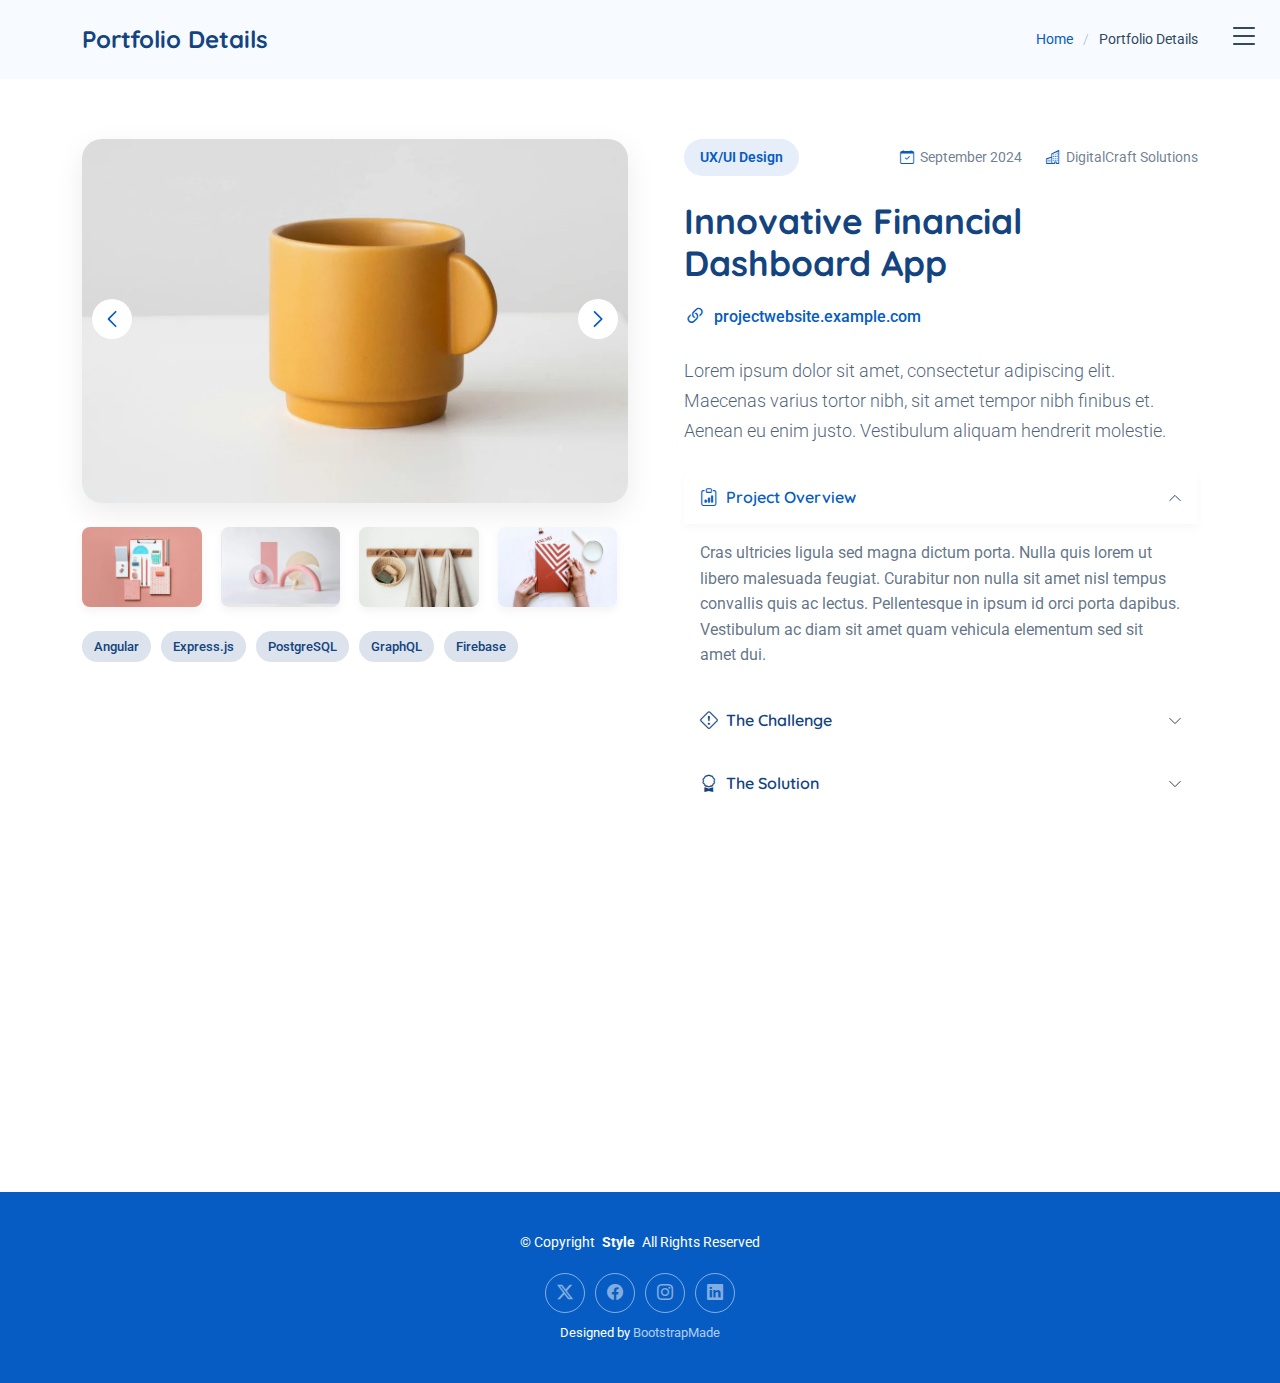
<file: portfolio-details.html>
<!DOCTYPE html>
<html lang="en">

<head>
  <meta charset="utf-8">
  <meta content="width=device-width, initial-scale=1.0" name="viewport">
  <title>Portfolio Details - Style Bootstrap Template</title>
  <meta name="description" content="">
  <meta name="keywords" content="">

  <!-- Favicons -->
  <link href="assets/img/favicon.png" rel="icon">
  <link href="assets/img/apple-touch-icon.png" rel="apple-touch-icon">

  <!-- Fonts -->
  <link href="https://fonts.googleapis.com" rel="preconnect">
  <link href="https://fonts.gstatic.com" rel="preconnect" crossorigin>
  <link href="https://fonts.googleapis.com/css2?family=Roboto:ital,wght@0,100;0,300;0,400;0,500;0,700;0,900;1,100;1,300;1,400;1,500;1,700;1,900&family=Open+Sans:ital,wght@0,300;0,400;0,500;0,600;0,700;0,800;1,300;1,400;1,500;1,600;1,700;1,800&family=Quicksand:wght@300;400;500;600;700&display=swap" rel="stylesheet">

  <!-- Vendor CSS Files -->
  <link href="assets/vendor/bootstrap/css/bootstrap.min.css" rel="stylesheet">
  <link href="assets/vendor/bootstrap-icons/bootstrap-icons.css" rel="stylesheet">
  <link href="assets/vendor/aos/aos.css" rel="stylesheet">
  <link href="assets/vendor/glightbox/css/glightbox.min.css" rel="stylesheet">
  <link href="assets/vendor/swiper/swiper-bundle.min.css" rel="stylesheet">

  <!-- Main CSS File -->
  <link href="assets/css/main.css" rel="stylesheet">

  <!-- =======================================================
  * Template Name: Style
  * Template URL: https://bootstrapmade.com/style-bootstrap-portfolio-template/
  * Updated: Jul 02 2025 with Bootstrap v5.3.7
  * Author: BootstrapMade.com
  * License: https://bootstrapmade.com/license/
  ======================================================== -->
</head>

<body class="portfolio-details-page">

  <header id="header" class="header d-flex align-items-center fixed-top">
    <div class="container-fluid position-relative d-flex align-items-center justify-content-between">

      <a href="index.html" class="logo d-flex align-items-center">
        <!-- Uncomment the line below if you also wish to use an image logo -->
        <!-- <img src="assets/img/logo.webp" alt=""> -->
        <!-- Uncomment the line below if you also wish to use an text logo -->
        <!-- <h1 class="sitename">Style</h1>  -->
      </a>

      <nav id="navmenu" class="navmenu">

        <div class="profile-img">
          <img src="assets/img/profile/profile-square-1.webp" alt="" class="img-fluid rounded-circle">
        </div>

        <a href="index.html" class="logo d-flex align-items-center justify-content-center">
          <!-- Uncomment the line below if you also wish to use an image logo -->
          <!-- <img src="assets/img/logo.webp" alt=""> -->
          <h1 class="sitename">Alex Smith</h1>
        </a>

        <div class="social-links text-center">
          <a href="#" class="twitter"><i class="bi bi-twitter-x"></i></a>
          <a href="#" class="facebook"><i class="bi bi-facebook"></i></a>
          <a href="#" class="instagram"><i class="bi bi-instagram"></i></a>
          <a href="#" class="google-plus"><i class="bi bi-skype"></i></a>
          <a href="#" class="linkedin"><i class="bi bi-linkedin"></i></a>
        </div>

        <ul>
          <li><a href="#hero">Home</a></li>
          <li><a href="#about">About</a></li>
          <li><a href="#resume">Resume</a></li>
          <li><a href="#portfolio">Portfolio</a></li>
          <li><a href="#services">Services</a></li>
          <li class="dropdown"><a href="#"><span>Dropdown</span> <i class="bi bi-chevron-down toggle-dropdown"></i></a>
            <ul>
              <li><a href="#">Dropdown 1</a></li>
              <li class="dropdown"><a href="#"><span>Deep Dropdown</span> <i class="bi bi-chevron-down toggle-dropdown"></i></a>
                <ul>
                  <li><a href="#">Deep Dropdown 1</a></li>
                  <li><a href="#">Deep Dropdown 2</a></li>
                  <li><a href="#">Deep Dropdown 3</a></li>
                  <li><a href="#">Deep Dropdown 4</a></li>
                  <li><a href="#">Deep Dropdown 5</a></li>
                </ul>
              </li>
              <li><a href="#">Dropdown 2</a></li>
              <li><a href="#">Dropdown 3</a></li>
              <li><a href="#">Dropdown 4</a></li>
            </ul>
          </li>
          <li><a href="#contact">Contact</a></li>
        </ul>
        <i class="mobile-nav-toggle d-xl-none bi bi-list"></i>
      </nav>

    </div>
  </header>

  <main class="main">

    <!-- Page Title -->
    <div class="page-title light-background">
      <div class="container d-lg-flex justify-content-between align-items-center">
        <h1 class="mb-2 mb-lg-0">Portfolio Details</h1>
        <nav class="breadcrumbs">
          <ol>
            <li><a href="index.html">Home</a></li>
            <li class="current">Portfolio Details</li>
          </ol>
        </nav>
      </div>
    </div><!-- End Page Title -->

    <!-- Portfolio Details Section -->
    <section id="portfolio-details" class="portfolio-details section">

      <div class="container" data-aos="fade-up" data-aos-delay="100">

        <div class="row gy-4">
          <div class="col-lg-6" data-aos="fade-right">
            <div class="portfolio-details-media">
              <div class="main-image">
                <div class="portfolio-details-slider swiper init-swiper" data-aos="zoom-in">
                  <script type="application/json" class="swiper-config">
                    {
                      "loop": true,
                      "speed": 1000,
                      "autoplay": {
                        "delay": 6000
                      },
                      "effect": "creative",
                      "creativeEffect": {
                        "prev": {
                          "shadow": true,
                          "translate": [0, 0, -400]
                        },
                        "next": {
                          "translate": ["100%", 0, 0]
                        }
                      },
                      "slidesPerView": 1,
                      "navigation": {
                        "nextEl": ".swiper-button-next",
                        "prevEl": ".swiper-button-prev"
                      }
                    }
                  </script>
                  <div class="swiper-wrapper">
                    <div class="swiper-slide">
                      <img src="assets/img/portfolio/portfolio-5.webp" alt="Portfolio Image" class="img-fluid">
                    </div>
                    <div class="swiper-slide">
                      <img src="assets/img/portfolio/portfolio-7.webp" alt="Portfolio Image" class="img-fluid">
                    </div>
                    <div class="swiper-slide">
                      <img src="assets/img/portfolio/portfolio-8.webp" alt="Portfolio Image" class="img-fluid">
                    </div>
                  </div>
                  <div class="swiper-button-prev"></div>
                  <div class="swiper-button-next"></div>
                </div>
              </div>

              <div class="thumbnail-grid" data-aos="fade-up" data-aos-delay="200">
                <div class="row g-2 mt-3">
                  <div class="col-3">
                    <img src="assets/img/portfolio/portfolio-4.webp" alt="Gallery Image" class="img-fluid glightbox">
                  </div>
                  <div class="col-3">
                    <img src="assets/img/portfolio/portfolio-6.webp" alt="Gallery Image" class="img-fluid glightbox">
                  </div>
                  <div class="col-3">
                    <img src="assets/img/portfolio/portfolio-11.webp" alt="Gallery Image" class="img-fluid glightbox">
                  </div>
                  <div class="col-3">
                    <img src="assets/img/portfolio/portfolio-12.webp" alt="Gallery Image" class="img-fluid glightbox">
                  </div>
                </div>
              </div>

              <div class="tech-stack-badges" data-aos="fade-up" data-aos-delay="300">
                <span>Angular</span>
                <span>Express.js</span>
                <span>PostgreSQL</span>
                <span>GraphQL</span>
                <span>Firebase</span>
              </div>
            </div>
          </div>

          <div class="col-lg-6" data-aos="fade-left">
            <div class="portfolio-details-content">
              <div class="project-meta">
                <div class="badge-wrapper">
                  <span class="project-badge">UX/UI Design</span>
                </div>
                <div class="date-client">
                  <div class="meta-item">
                    <i class="bi bi-calendar-check"></i>
                    <span>September 2024</span>
                  </div>
                  <div class="meta-item">
                    <i class="bi bi-buildings"></i>
                    <span>DigitalCraft Solutions</span>
                  </div>
                </div>
              </div>

              <h2 class="project-title">Innovative Financial Dashboard App</h2>

              <div class="project-website">
                <i class="bi bi-link-45deg"></i>
                <a href="#" target="_blank">projectwebsite.example.com</a>
              </div>

              <div class="project-overview">
                <p class="lead">
                  Lorem ipsum dolor sit amet, consectetur adipiscing elit. Maecenas varius tortor nibh, sit amet tempor nibh finibus et. Aenean eu enim justo. Vestibulum aliquam hendrerit molestie.
                </p>

                <div class="accordion project-accordion" id="portfolio-details-projectAccordion">
                  <div class="accordion-item" data-aos="fade-up">
                    <h2 class="accordion-header">
                      <button class="accordion-button" type="button" data-bs-toggle="collapse" data-bs-target="#portfolio-details-collapse-1" aria-expanded="true" aria-controls="collapseOne">
                        <i class="bi bi-clipboard-data me-2"></i> Project Overview
                      </button>
                    </h2>
                    <div id="portfolio-details-collapse-1" class="accordion-collapse collapse show" data-bs-parent="#portfolio-details-projectAccordion">
                      <div class="accordion-body">
                        <p>Cras ultricies ligula sed magna dictum porta. Nulla quis lorem ut libero malesuada feugiat. Curabitur non nulla sit amet nisl tempus convallis quis ac lectus. Pellentesque in ipsum id orci porta dapibus. Vestibulum ac diam sit amet quam vehicula elementum sed sit amet dui.</p>
                      </div>
                    </div>
                  </div>

                  <div class="accordion-item" data-aos="fade-up" data-aos-delay="100">
                    <h2 class="accordion-header">
                      <button class="accordion-button collapsed" type="button" data-bs-toggle="collapse" data-bs-target="#portfolio-details-collapse-2" aria-expanded="false" aria-controls="collapseTwo">
                        <i class="bi bi-exclamation-diamond me-2"></i> The Challenge
                      </button>
                    </h2>
                    <div id="portfolio-details-collapse-2" class="accordion-collapse collapse" data-bs-parent="#portfolio-details-projectAccordion">
                      <div class="accordion-body">
                        <p>Mauris blandit aliquet elit, eget tincidunt nibh pulvinar a. Vivamus suscipit tortor eget felis porttitor volutpat. Curabitur aliquet quam id dui posuere blandit. Praesent sapien massa, convallis a pellentesque nec, egestas non nisi. Sed porttitor lectus nibh.</p>
                      </div>
                    </div>
                  </div>

                  <div class="accordion-item" data-aos="fade-up" data-aos-delay="200">
                    <h2 class="accordion-header">
                      <button class="accordion-button collapsed" type="button" data-bs-toggle="collapse" data-bs-target="#portfolio-details-collapse-3" aria-expanded="false" aria-controls="collapseThree">
                        <i class="bi bi-award me-2"></i> The Solution
                      </button>
                    </h2>
                    <div id="portfolio-details-collapse-3" class="accordion-collapse collapse" data-bs-parent="#portfolio-details-projectAccordion">
                      <div class="accordion-body">
                        <p>Donec sollicitudin molestie malesuada. Curabitur arcu erat, accumsan id imperdiet et, porttitor at sem. Vestibulum ante ipsum primis in faucibus orci luctus et ultrices posuere cubilia Curae; Donec velit neque, auctor sit amet aliquam vel, ullamcorper sit amet ligula.</p>
                      </div>
                    </div>
                  </div>
                </div>
              </div>

              <div class="project-features" data-aos="fade-up" data-aos-delay="300">
                <h3><i class="bi bi-stars"></i> Key Features</h3>
                <div class="row g-3">
                  <div class="col-md-6">
                    <ul class="feature-list">
                      <li><i class="bi bi-check2-circle"></i> Real-time Data Visualization</li>
                      <li><i class="bi bi-check2-circle"></i> User Role Management</li>
                      <li><i class="bi bi-check2-circle"></i> Secure Authentication</li>
                    </ul>
                  </div>
                  <div class="col-md-6">
                    <ul class="feature-list">
                      <li><i class="bi bi-check2-circle"></i> Customizable Dashboards</li>
                      <li><i class="bi bi-check2-circle"></i> Data Export Options</li>
                      <li><i class="bi bi-check2-circle"></i> Multi-device Support</li>
                    </ul>
                  </div>
                </div>
              </div>

              <div class="cta-buttons" data-aos="fade-up" data-aos-delay="400">
                <a href="#" class="btn-view-project">View Live Project</a>
                <a href="#" class="btn-next-project">Next Project <i class="bi bi-arrow-right"></i></a>
              </div>
            </div>
          </div>
        </div>

      </div>

    </section><!-- /Portfolio Details Section -->

  </main>

  <footer id="footer" class="footer dark-background">

    <div class="container">
      <div class="copyright text-center ">
        <p>© <span>Copyright</span> <strong class="px-1 sitename">Style</strong> <span>All Rights Reserved</span></p>
      </div>
      <div class="social-links d-flex justify-content-center">
        <a href=""><i class="bi bi-twitter-x"></i></a>
        <a href=""><i class="bi bi-facebook"></i></a>
        <a href=""><i class="bi bi-instagram"></i></a>
        <a href=""><i class="bi bi-linkedin"></i></a>
      </div>
      <div class="credits">
        <!-- All the links in the footer should remain intact. -->
        <!-- You can delete the links only if you've purchased the pro version. -->
        <!-- Licensing information: https://bootstrapmade.com/license/ -->
        <!-- Purchase the pro version with working PHP/AJAX contact form: [buy-url] -->
        Designed by <a href="https://bootstrapmade.com/">BootstrapMade</a>
      </div>
    </div>

  </footer>

  <!-- Scroll Top -->
  <a href="#" id="scroll-top" class="scroll-top d-flex align-items-center justify-content-center"><i class="bi bi-arrow-up-short"></i></a>

  <!-- Vendor JS Files -->
  <script src="assets/vendor/bootstrap/js/bootstrap.bundle.min.js"></script>
  <script src="assets/vendor/php-email-form/validate.js"></script>
  <script src="assets/vendor/aos/aos.js"></script>
  <script src="assets/vendor/purecounter/purecounter_vanilla.js"></script>
  <script src="assets/vendor/typed.js/typed.umd.js"></script>
  <script src="assets/vendor/waypoints/noframework.waypoints.js"></script>
  <script src="assets/vendor/glightbox/js/glightbox.min.js"></script>
  <script src="assets/vendor/imagesloaded/imagesloaded.pkgd.min.js"></script>
  <script src="assets/vendor/isotope-layout/isotope.pkgd.min.js"></script>
  <script src="assets/vendor/swiper/swiper-bundle.min.js"></script>

  <!-- Main JS File -->
  <script src="assets/js/main.js"></script>

</body>

</html>
</file>
<file: assets/css/main.css>
/**
* Template Name: Style
* Template URL: https://bootstrapmade.com/style-bootstrap-portfolio-template/
* Updated: Jul 02 2025 with Bootstrap v5.3.7
* Author: BootstrapMade.com
* License: https://bootstrapmade.com/license/
*/

@charset "UTF-8";

/*--------------------------------------------------------------
# Font & Color Variables
# Help: https://bootstrapmade.com/color-system/
--------------------------------------------------------------*/
/* Fonts */
:root {
  --default-font: "Roboto",  system-ui, -apple-system, "Segoe UI", Roboto, "Helvetica Neue", Arial, "Noto Sans", "Liberation Sans", sans-serif, "Apple Color Emoji", "Segoe UI Emoji", "Segoe UI Symbol", "Noto Color Emoji";
  --heading-font: "Quicksand",  sans-serif;
  --nav-font: "Open Sans",  sans-serif;
}

/* Global Colors - The following color variables are used throughout the website. Updating them here will change the color scheme of the entire website */
:root { 
  --background-color: #ffffff; /* Background color for the entire website, including individual sections */
  --default-color: #314862; /* Default color used for the majority of the text content across the entire website */
  --heading-color: #13447f; /* Color for headings, subheadings and title throughout the website */
  --accent-color: #065cc2; /* Accent color that represents your brand on the website. It's used for buttons, links, and other elements that need to stand out */
  --surface-color: #ffffff; /* The surface color is used as a background of boxed elements within sections, such as cards, icon boxes, or other elements that require a visual separation from the global background. */
  --contrast-color: #ffffff; /* Contrast color for text, ensuring readability against backgrounds of accent, heading, or default colors. */
}

/* Nav Menu Colors - The following color variables are used specifically for the navigation menu. They are separate from the global colors to allow for more customization options */
:root {
  --nav-color: #314862;  /* The default color of the main navmenu links */
  --nav-hover-color: #065cc2; /* Applied to main navmenu links when they are hovered over or active */
  --nav-mobile-background-color: #11427d; /* Used as the background color for mobile navigation menu */
  --nav-dropdown-background-color: #065cc2; /* Used as the background color for dropdown items that appear when hovering over primary navigation items */
  --nav-dropdown-color: #acc4e0; /* Used for navigation links of the dropdown items in the navigation menu. */
  --nav-dropdown-hover-color: #ffffff; /* Similar to --nav-hover-color, this color is applied to dropdown navigation links when they are hovered over. */
}

/* Color Presets - These classes override global colors when applied to any section or element, providing reuse of the sam color scheme. */

.light-background {
  --background-color: #f7faff;
  --surface-color: #ffffff;
}

.dark-background {
  --background-color: #065cc2;
  --default-color: #ffffff;
  --heading-color: #ffffff;
  --accent-color: #afcdf1;
  --surface-color: #2973cc;
  --contrast-color: #ffffff;
}

/* Smooth scroll */
:root {
  scroll-behavior: smooth;
}

/*--------------------------------------------------------------
# General Styling & Shared Classes
--------------------------------------------------------------*/
body {
  color: var(--default-color);
  background-color: var(--background-color);
  font-family: var(--default-font);
}

a {
  color: var(--accent-color);
  text-decoration: none;
  transition: 0.3s;
}

a:hover {
  color: color-mix(in srgb, var(--accent-color), transparent 25%);
  text-decoration: none;
}

h1,
h2,
h3,
h4,
h5,
h6 {
  color: var(--heading-color);
  font-family: var(--heading-font);
}

/* PHP Email Form Messages
------------------------------*/
.php-email-form .error-message {
  display: none;
  background: #df1529;
  color: #ffffff;
  text-align: left;
  padding: 15px;
  margin-bottom: 24px;
  font-weight: 600;
}

.php-email-form .sent-message {
  display: none;
  color: #ffffff;
  background: #059652;
  text-align: center;
  padding: 15px;
  margin-bottom: 24px;
  font-weight: 600;
}

.php-email-form .loading {
  display: none;
  background: var(--surface-color);
  text-align: center;
  padding: 15px;
  margin-bottom: 24px;
}

.php-email-form .loading:before {
  content: "";
  display: inline-block;
  border-radius: 50%;
  width: 24px;
  height: 24px;
  margin: 0 10px -6px 0;
  border: 3px solid var(--accent-color);
  border-top-color: var(--surface-color);
  animation: php-email-form-loading 1s linear infinite;
}

@keyframes php-email-form-loading {
  0% {
    transform: rotate(0deg);
  }

  100% {
    transform: rotate(360deg);
  }
}

/*--------------------------------------------------------------
# Global Header
--------------------------------------------------------------*/
.header {
  --background-color: rgba(255, 255, 255, 0);
  color: var(--default-color);
  background-color: var(--background-color);
  padding: 15px 0;
  transition: all 0.5s;
  z-index: 997;
}

.header .logo {
  line-height: 1;
}

.header .logo img {
  max-height: 32px;
  margin-right: 8px;
}

.header .logo h1 {
  font-size: 30px;
  margin: 0;
  font-weight: 700;
  color: var(--heading-color);
}

/*--------------------------------------------------------------
# Navigation Menu
--------------------------------------------------------------*/
/* Navmenu */
.mobile-nav-toggle {
  color: var(--nav-color);
  position: fixed;
  top: 20px;
  right: 20px;
  font-size: 32px;
  line-height: 0;
  cursor: pointer;
  display: block !important;
  z-index: 998;
  transition: 0.3s;
}

.mobile-nav-toggle:hover {
  color: var(--nav-hover-color);
}

.navmenu {
  position: fixed;
  top: 0;
  bottom: 0;
  right: -300px;
  z-index: 997;
  transition: 0.3s;
  width: 300px;
  overflow: hidden;
}

.navmenu .profile-img img {
  margin: 15px auto;
  display: block;
  width: 160px;
  border: 8px solid color-mix(in srgb, var(--contrast-color), transparent 85%);
}

.navmenu .logo {
  line-height: 1;
  margin-bottom: 15px;
}

.navmenu .logo img {
  max-height: 32px;
  margin-right: 8px;
}

.navmenu .logo h1 {
  font-size: 24px;
  margin: 0;
  font-weight: 700;
  color: var(--contrast-color);
}

.navmenu .social-links {
  margin: 0 0 20px 0;
}

.navmenu .social-links a {
  font-size: 16px;
  display: inline-flex;
  align-items: center;
  justify-content: center;
  padding: 0;
  background: color-mix(in srgb, var(--contrast-color), transparent 90%);
  color: var(--contrast-color);
  margin: 0 2px;
  border-radius: 50%;
  width: 40px;
  height: 40px;
  transition: 0.3s;
}

.navmenu .social-links a i {
  margin: 0;
}

.navmenu .social-links a:hover {
  color: var(--contrast-color);
  background: var(--accent-color);
}

.navmenu ul {
  display: block;
  list-style: none;
  padding: 10px 0;
  margin: 0;
  overflow-y: auto;
  transition: 0.3s;
  z-index: 998;
}

.navmenu a,
.navmenu a:focus {
  color: var(--nav-dropdown-color);
  padding: 10px 20px;
  font-family: var(--nav-font);
  font-size: 17px;
  font-weight: 500;
  display: flex;
  align-items: center;
  justify-content: space-between;
  white-space: nowrap;
  transition: 0.3s;
}

.navmenu a i,
.navmenu a:focus i {
  font-size: 12px;
  line-height: 0;
  margin-left: 5px;
  width: 30px;
  height: 30px;
  display: flex;
  align-items: center;
  justify-content: center;
  border-radius: 50%;
  transition: 0.3s;
  background-color: color-mix(in srgb, var(--accent-color), transparent 90%);
}

.navmenu a i:hover,
.navmenu a:focus i:hover {
  background-color: var(--accent-color);
  color: var(--contrast-color);
}

.navmenu a:hover,
.navmenu .active,
.navmenu .active:focus {
  color: var(--nav-dropdown-hover-color);
}

.navmenu .active i,
.navmenu .active:focus i {
  background-color: var(--accent-color);
  color: var(--contrast-color);
  transform: rotate(180deg);
}

.navmenu .dropdown ul {
  position: static;
  display: none;
  z-index: 99;
  padding: 10px 0;
  margin: 10px 20px;
  box-shadow: none;
  transition: all 0.5s ease-in-out;
}

.navmenu .dropdown>.dropdown-active {
  display: block;
  background-color: var(--nav-dropdown-background-color);
  border: 1px solid color-mix(in srgb, var(--nav-dropdown-color), transparent 90%);
}

.mobile-nav-active {
  overflow: hidden;
}

.mobile-nav-active .mobile-nav-toggle {
  right: 310px;
  font-size: 36px;
}

.mobile-nav-active .navmenu {
  position: fixed;
  overflow: hidden;
  top: 0;
  bottom: 0;
  right: 0;
  background-color: var(--nav-mobile-background-color);
  transition: 0.3s;
}

/*--------------------------------------------------------------
# Global Footer
--------------------------------------------------------------*/
.footer {
  color: var(--default-color);
  background-color: var(--background-color);
  font-size: 14px;
  padding: 40px 0;
  position: relative;
}

.footer .copyright p {
  margin-bottom: 0;
}

.footer .social-links {
  margin-top: 20px;
}

.footer .social-links a {
  display: flex;
  align-items: center;
  justify-content: center;
  width: 40px;
  height: 40px;
  border-radius: 50%;
  border: 1px solid color-mix(in srgb, var(--default-color), transparent 50%);
  font-size: 16px;
  color: color-mix(in srgb, var(--default-color), transparent 50%);
  margin: 0 5px;
  transition: 0.3s;
}

.footer .social-links a:hover {
  color: var(--accent-color);
  border-color: var(--accent-color);
}

.footer .credits {
  margin-top: 10px;
  font-size: 13px;
  text-align: center;
}

/*--------------------------------------------------------------
# Scroll Top Button
--------------------------------------------------------------*/
.scroll-top {
  position: fixed;
  visibility: hidden;
  opacity: 0;
  right: 15px;
  bottom: -15px;
  z-index: 99999;
  background-color: var(--accent-color);
  width: 44px;
  height: 44px;
  border-radius: 50px;
  transition: all 0.4s;
}

.scroll-top i {
  font-size: 24px;
  color: var(--contrast-color);
  line-height: 0;
}

.scroll-top:hover {
  background-color: color-mix(in srgb, var(--accent-color), transparent 20%);
  color: var(--contrast-color);
}

.scroll-top.active {
  visibility: visible;
  opacity: 1;
  bottom: 15px;
}

/*--------------------------------------------------------------
# Disable aos animation delay on mobile devices
--------------------------------------------------------------*/
@media screen and (max-width: 768px) {
  [data-aos-delay] {
    transition-delay: 0 !important;
  }
}

/*--------------------------------------------------------------
# Global Page Titles & Breadcrumbs
--------------------------------------------------------------*/
.page-title {
  color: var(--default-color);
  background-color: var(--background-color);
  padding: 25px 0;
  position: relative;
}

.page-title h1 {
  font-size: 24px;
  font-weight: 700;
}

.page-title .breadcrumbs ol {
  display: flex;
  flex-wrap: wrap;
  list-style: none;
  padding: 0;
  margin: 0;
  font-size: 14px;
  font-weight: 400;
}

.page-title .breadcrumbs ol li+li {
  padding-left: 10px;
}

.page-title .breadcrumbs ol li+li::before {
  content: "/";
  display: inline-block;
  padding-right: 10px;
  color: color-mix(in srgb, var(--default-color), transparent 70%);
}

/*--------------------------------------------------------------
# Global Sections
--------------------------------------------------------------*/
section,
.section {
  color: var(--default-color);
  background-color: var(--background-color);
  padding: 60px 0;
  overflow: clip;
}

/*--------------------------------------------------------------
# Global Section Titles
--------------------------------------------------------------*/
.section-title {
  padding-bottom: 60px;
  position: relative;
}

.section-title h2 {
  font-size: 36px;
  font-weight: 700;
  padding: 0;
  line-height: 1px;
  margin: 0;
  letter-spacing: 0.5px;
  position: relative;
}

.section-title h2::after {
  content: "";
  width: 120px;
  height: 1px;
  display: inline-block;
  background: var(--accent-color);
  margin: 10px 10px;
}

.section-title p {
  color: color-mix(in srgb, var(--default-color), transparent 50%);
  margin: 5px 0 0 0;
  font-size: 16px;
  font-weight: 500;
  font-family: var(--heading-font);
}

/*--------------------------------------------------------------
# Hero Section
--------------------------------------------------------------*/
.hero {
  padding: 120px 0;
  position: relative;
  overflow: hidden;
  min-height: 100vh;
  display: flex;
  align-items: center;
}

.hero::before {
  content: "";
  position: absolute;
  top: 0;
  left: 0;
  right: 0;
  bottom: 0;
  background: url("../img/bg/abstract-bg-1.webp") no-repeat center center;
  background-size: cover;
  opacity: 0.08;
  z-index: 1;
}

.hero .container {
  position: relative;
  z-index: 2;
}

@media (max-width: 991px) {
  .hero .hero-content {
    padding: 60px 30px;
    text-align: center;
  }
}

@media (max-width: 576px) {
  .hero .hero-content {
    padding: 40px 20px;
  }
}

.hero .content-wrapper {
  max-width: 600px;
}

.hero .hero-title {
  font-size: 3.5rem;
  font-weight: 700;
  margin-bottom: 1.5rem;
  line-height: 1.2;
}

@media (max-width: 768px) {
  .hero .hero-title {
    font-size: 2.8rem;
  }
}

@media (max-width: 576px) {
  .hero .hero-title {
    font-size: 2.2rem;
  }
}

.hero .hero-title .typed {
  color: var(--accent-color);
  position: relative;
}

.hero .lead {
  font-size: 1.2rem;
  color: color-mix(in srgb, var(--default-color), transparent 20%);
  margin-bottom: 3rem;
  line-height: 1.6;
}

@media (max-width: 768px) {
  .hero .lead {
    font-size: 1.1rem;
    margin-bottom: 2rem;
  }
}

.hero .hero-stats {
  display: flex;
  gap: 2rem;
  margin-bottom: 3rem;
}

@media (max-width: 768px) {
  .hero .hero-stats {
    justify-content: center;
    gap: 1.5rem;
    margin-bottom: 2rem;
  }
}

@media (max-width: 576px) {
  .hero .hero-stats {
    flex-direction: column;
    gap: 1rem;
  }
}

.hero .hero-stats .stat-item {
  display: flex;
  flex-direction: column;
  align-items: center;
}

.hero .hero-stats .stat-item .purecounter {
  font-size: 2rem;
  font-weight: 700;
  color: var(--accent-color);
  line-height: 1;
}

.hero .hero-stats .stat-item .stat-label {
  font-size: 0.9rem;
  color: color-mix(in srgb, var(--default-color), transparent 40%);
  margin-top: 0.25rem;
}

.hero .hero-actions {
  display: flex;
  gap: 1rem;
  margin-bottom: 3rem;
}

@media (max-width: 768px) {
  .hero .hero-actions {
    justify-content: center;
    margin-bottom: 2rem;
  }
}

@media (max-width: 576px) {
  .hero .hero-actions {
    flex-direction: column;
    align-items: center;
  }
}

.hero .hero-actions .btn {
  padding: 12px 30px;
  font-weight: 600;
  border-radius: 50px;
  text-decoration: none;
  transition: all 0.3s ease;
}

.hero .hero-actions .btn.btn-primary {
  background-color: var(--accent-color);
  color: var(--contrast-color);
  border: 2px solid var(--accent-color);
}

.hero .hero-actions .btn.btn-primary:hover {
  background-color: transparent;
  color: var(--accent-color);
}

.hero .hero-actions .btn.btn-outline {
  background-color: transparent;
  color: var(--default-color);
  border: 2px solid color-mix(in srgb, var(--default-color), transparent 70%);
}

.hero .hero-actions .btn.btn-outline:hover {
  background-color: var(--accent-color);
  color: var(--contrast-color);
  border-color: var(--accent-color);
}

.hero .social-links {
  display: flex;
  gap: 1rem;
}

@media (max-width: 768px) {
  .hero .social-links {
    justify-content: center;
  }
}

.hero .social-links a {
  width: 45px;
  height: 45px;
  display: flex;
  align-items: center;
  justify-content: center;
  border-radius: 50%;
  background-color: var(--surface-color);
  color: var(--default-color);
  text-decoration: none;
  transition: all 0.3s ease;
  box-shadow: 0 2px 10px color-mix(in srgb, var(--default-color), transparent 90%);
}

.hero .social-links a:hover {
  background-color: var(--accent-color);
  color: var(--contrast-color);
  transform: translateY(-3px);
}

.hero .social-links a i {
  font-size: 1.2rem;
}

.hero .hero-image {
  position: relative;
  display: flex;
  align-items: center;
  justify-content: center;
  padding: 60px 30px;
}

@media (max-width: 991px) {
  .hero .hero-image {
    min-height: auto;
    padding: 40px 30px;
  }
}

.hero .image-container {
  position: relative;
  max-width: 500px;
  width: 100%;
}

.hero .hero-main-image {
  border-radius: 20px;
  box-shadow: 0 20px 60px color-mix(in srgb, var(--default-color), transparent 85%);
  position: relative;
  z-index: 2;
}

.hero .image-overlay {
  position: absolute;
  top: 20px;
  left: 20px;
  right: -20px;
  bottom: -20px;
  background: linear-gradient(45deg, var(--accent-color), color-mix(in srgb, var(--accent-color), transparent 30%));
  border-radius: 20px;
  z-index: 1;
}

.hero .floating-elements {
  position: absolute;
  top: 0;
  left: 0;
  right: 0;
  bottom: 0;
  z-index: 3;
}

.hero .floating-card {
  position: absolute;
  background-color: var(--surface-color);
  padding: 15px 20px;
  border-radius: 15px;
  box-shadow: 0 10px 30px color-mix(in srgb, var(--default-color), transparent 90%);
  display: flex;
  align-items: center;
  gap: 10px;
  white-space: nowrap;
  animation: float 6s ease-in-out infinite;
}

@media (max-width: 768px) {
  .hero .floating-card {
    padding: 10px 15px;
    font-size: 0.9rem;
  }
}

.hero .floating-card i {
  font-size: 1.5rem;
  color: var(--accent-color);
}

@media (max-width: 768px) {
  .hero .floating-card i {
    font-size: 1.2rem;
  }
}

.hero .floating-card span {
  font-weight: 600;
  color: var(--default-color);
}

.hero .floating-card.card-1 {
  top: 10%;
  left: -10%;
  animation-delay: 0s;
}

@media (max-width: 768px) {
  .hero .floating-card.card-1 {
    top: 5%;
    left: -5%;
  }
}

.hero .floating-card.card-2 {
  top: 60%;
  right: -15%;
  animation-delay: 2s;
}

@media (max-width: 768px) {
  .hero .floating-card.card-2 {
    top: 70%;
    right: -10%;
  }
}

.hero .floating-card.card-3 {
  bottom: 15%;
  left: -5%;
  animation-delay: 4s;
}

@media (max-width: 768px) {
  .hero .floating-card.card-3 {
    bottom: 10%;
    left: 0%;
  }
}

@keyframes float {

  0%,
  100% {
    transform: translateY(0px);
  }

  50% {
    transform: translateY(-20px);
  }
}

/*--------------------------------------------------------------
# About Section
--------------------------------------------------------------*/
.about .profile-image-wrapper {
  position: relative;
}

.about .profile-image-wrapper .profile-image {
  position: relative;
  width: 280px;
  height: 280px;
  margin: 0 auto 40px;
  border-radius: 50%;
  overflow: hidden;
  border: 5px solid var(--accent-color);
  box-shadow: 0 10px 30px color-mix(in srgb, var(--accent-color), transparent 80%);
}

.about .profile-image-wrapper .profile-image img {
  width: 100%;
  height: 100%;
  object-fit: cover;
}

@media (max-width: 768px) {
  .about .profile-image-wrapper .profile-image {
    width: 200px;
    height: 200px;
  }
}

.about .profile-image-wrapper .signature-section {
  text-align: center;
}

.about .profile-image-wrapper .signature-section .signature {
  max-width: 200px;
  height: auto;
  margin-bottom: 15px;
  opacity: 0.8;
}

.about .profile-image-wrapper .signature-section .quote {
  font-style: italic;
  color: color-mix(in srgb, var(--default-color), transparent 30%);
  font-size: 14px;
  margin: 0;
  max-width: 250px;
  margin: 0 auto;
}

.about .about-content .intro {
  margin-bottom: 40px;
}

.about .about-content .intro h2 {
  font-size: 2.5rem;
  margin-bottom: 20px;
  font-weight: 700;
}

@media (max-width: 768px) {
  .about .about-content .intro h2 {
    font-size: 2rem;
    text-align: center;
  }
}

.about .about-content .intro p {
  font-size: 16px;
  line-height: 1.7;
  color: color-mix(in srgb, var(--default-color), transparent 20%);
}

@media (max-width: 768px) {
  .about .about-content .intro p {
    text-align: center;
  }
}

.about .about-content .skills-grid {
  display: grid;
  grid-template-columns: repeat(auto-fit, minmax(200px, 1fr));
  gap: 20px;
  margin-bottom: 40px;
}

.about .about-content .skills-grid .skill-item {
  text-align: center;
  padding: 20px;
  border-radius: 10px;
  background: color-mix(in srgb, var(--accent-color), transparent 94%);
  border: 1px solid color-mix(in srgb, var(--accent-color), transparent 85%);
  transition: all 0.3s ease;
}

.about .about-content .skills-grid .skill-item:hover {
  transform: translateY(-5px);
  box-shadow: 0 10px 25px color-mix(in srgb, var(--accent-color), transparent 85%);
}

.about .about-content .skills-grid .skill-item .skill-icon {
  width: 60px;
  height: 60px;
  margin: 0 auto 15px;
  display: flex;
  align-items: center;
  justify-content: center;
  background: var(--accent-color);
  border-radius: 50%;
  color: var(--contrast-color);
  font-size: 24px;
}

.about .about-content .skills-grid .skill-item h4 {
  font-size: 18px;
  margin-bottom: 10px;
  color: var(--heading-color);
}

.about .about-content .skills-grid .skill-item p {
  font-size: 14px;
  color: color-mix(in srgb, var(--default-color), transparent 30%);
  margin: 0;
}

.about .about-content .journey-timeline {
  margin-bottom: 40px;
}

.about .about-content .journey-timeline .timeline-item {
  display: flex;
  align-items: center;
  margin-bottom: 20px;
  padding: 15px;
  border-left: 3px solid var(--accent-color);
  background: color-mix(in srgb, var(--surface-color), transparent 30%);
  border-radius: 0 8px 8px 0;
  transition: all 0.3s ease;
}

.about .about-content .journey-timeline .timeline-item:hover {
  background: color-mix(in srgb, var(--accent-color), transparent 95%);
  border-left-color: color-mix(in srgb, var(--accent-color), transparent 10%);
}

.about .about-content .journey-timeline .timeline-item:last-child {
  margin-bottom: 0;
}

.about .about-content .journey-timeline .timeline-item .year {
  font-weight: 700;
  color: var(--accent-color);
  font-size: 18px;
  min-width: 80px;
  margin-right: 20px;
}

.about .about-content .journey-timeline .timeline-item .description {
  color: color-mix(in srgb, var(--default-color), transparent 20%);
  font-size: 15px;
  line-height: 1.5;
}

@media (max-width: 576px) {
  .about .about-content .journey-timeline .timeline-item {
    flex-direction: column;
    align-items: flex-start;
  }

  .about .about-content .journey-timeline .timeline-item .year {
    margin-right: 0;
    margin-bottom: 8px;
  }
}

.about .about-content .cta-section .fun-fact {
  display: flex;
  align-items: center;
  justify-content: center;
  margin-bottom: 30px;
  padding: 15px 25px;
  background: color-mix(in srgb, var(--accent-color), transparent 94%);
  border-radius: 50px;
  border: 1px solid color-mix(in srgb, var(--accent-color), transparent 85%);
}

.about .about-content .cta-section .fun-fact .emoji {
  font-size: 20px;
  margin-right: 10px;
}

.about .about-content .cta-section .fun-fact .text {
  color: color-mix(in srgb, var(--default-color), transparent 20%);
  font-size: 14px;
  font-weight: 500;
}

@media (max-width: 768px) {
  .about .about-content .cta-section .fun-fact {
    justify-content: center;
    text-align: center;
  }
}

.about .about-content .cta-section .action-buttons {
  display: flex;
  gap: 15px;
  justify-content: center;
}

@media (max-width: 576px) {
  .about .about-content .cta-section .action-buttons {
    flex-direction: column;
    align-items: center;
  }
}

.about .about-content .cta-section .action-buttons .btn {
  padding: 12px 30px;
  font-weight: 600;
  border-radius: 50px;
  text-decoration: none;
  transition: all 0.3s ease;
  font-size: 15px;
}

.about .about-content .cta-section .action-buttons .btn.btn-primary {
  background: var(--accent-color);
  color: var(--contrast-color);
  border: 2px solid var(--accent-color);
}

.about .about-content .cta-section .action-buttons .btn.btn-primary:hover {
  background: color-mix(in srgb, var(--accent-color), black 10%);
  border-color: color-mix(in srgb, var(--accent-color), black 10%);
  transform: translateY(-2px);
}

.about .about-content .cta-section .action-buttons .btn.btn-outline {
  background: transparent;
  color: var(--accent-color);
  border: 2px solid var(--accent-color);
}

.about .about-content .cta-section .action-buttons .btn.btn-outline:hover {
  background: var(--accent-color);
  color: var(--contrast-color);
  transform: translateY(-2px);
}

@media (max-width: 992px) {
  .about .profile-image-wrapper {
    margin-bottom: 40px;
  }
}

/*--------------------------------------------------------------
# Skills Section
--------------------------------------------------------------*/
.skills .skills-grid .skill-card {
  background: linear-gradient(135deg, var(--surface-color) 0%, color-mix(in srgb, var(--surface-color), var(--accent-color) 5%) 100%);
  border-radius: 15px;
  padding: 30px;
  height: 100%;
  position: relative;
  overflow: hidden;
  border: 1px solid color-mix(in srgb, var(--accent-color), transparent 85%);
  transition: all 0.3s ease;
}

.skills .skills-grid .skill-card:before {
  content: "";
  position: absolute;
  top: 0;
  left: 0;
  width: 100%;
  height: 3px;
  background: linear-gradient(90deg, var(--accent-color), color-mix(in srgb, var(--accent-color), var(--heading-color) 30%));
}

.skills .skills-grid .skill-card:hover {
  transform: translateY(-10px);
  box-shadow: 0 20px 40px color-mix(in srgb, var(--accent-color), transparent 80%);
  border-color: color-mix(in srgb, var(--accent-color), transparent 60%);
}

.skills .skills-grid .skill-card .skill-header {
  display: flex;
  align-items: center;
  margin-bottom: 25px;
  gap: 15px;
}

.skills .skills-grid .skill-card .skill-header i {
  font-size: 28px;
  color: var(--accent-color);
  width: 50px;
  height: 50px;
  display: flex;
  align-items: center;
  justify-content: center;
  background: color-mix(in srgb, var(--accent-color), transparent 90%);
  border-radius: 12px;
}

.skills .skills-grid .skill-card .skill-header h3 {
  font-size: 20px;
  margin: 0;
  color: var(--heading-color);
}

.skills .skills-grid .skill-card .skill-item {
  margin-bottom: 20px;
}

.skills .skills-grid .skill-card .skill-item:last-child {
  margin-bottom: 0;
}

.skills .skills-grid .skill-card .skill-item .skill-info {
  display: flex;
  justify-content: space-between;
  align-items: center;
  margin-bottom: 8px;
}

.skills .skills-grid .skill-card .skill-item .skill-info .skill-name {
  font-weight: 600;
  color: var(--heading-color);
  font-size: 15px;
}

.skills .skills-grid .skill-card .skill-item .skill-info .skill-percentage {
  font-size: 14px;
  font-weight: 700;
  color: var(--accent-color);
}

.skills .skills-grid .skill-card .skill-item .skill-bar {
  height: 6px;
  background: color-mix(in srgb, var(--default-color), transparent 92%);
  border-radius: 10px;
  overflow: hidden;
  position: relative;
}

.skills .skills-grid .skill-card .skill-item .skill-bar .progress-bar {
  height: 100%;
  background: linear-gradient(45deg, var(--accent-color), color-mix(in srgb, var(--accent-color), var(--heading-color) 20%));
  border-radius: 10px;
  width: 0;
  transition: width 1.8s cubic-bezier(0.4, 0, 0.2, 1);
  position: relative;
}

.skills .skills-grid .skill-card .skill-item .skill-bar .progress-bar:after {
  content: "";
  position: absolute;
  top: 0;
  left: 0;
  right: 0;
  bottom: 0;
  background: linear-gradient(90deg, transparent, rgba(255, 255, 255, 0.3), transparent);
  animation: shimmer 2s infinite;
}

.skills .skills-summary {
  background: var(--surface-color);
  padding: 40px 30px;
  border-radius: 15px;
  height: fit-content;
  position: sticky;
  top: 20px;
  box-shadow: 0 10px 30px color-mix(in srgb, var(--default-color), transparent 90%);
}

.skills .skills-summary h3 {
  color: var(--heading-color);
  margin-bottom: 20px;
  font-size: 24px;
}

.skills .skills-summary p {
  color: color-mix(in srgb, var(--default-color), transparent 20%);
  margin-bottom: 30px;
  line-height: 1.6;
}

.skills .skills-summary .summary-stats {
  margin-bottom: 30px;
}

.skills .skills-summary .summary-stats .stat-item {
  display: flex;
  align-items: center;
  margin-bottom: 20px;
  gap: 15px;
}

.skills .skills-summary .summary-stats .stat-item:last-child {
  margin-bottom: 0;
}

.skills .skills-summary .summary-stats .stat-item .stat-circle {
  width: 50px;
  height: 50px;
  border-radius: 50%;
  background: linear-gradient(135deg, var(--accent-color), color-mix(in srgb, var(--accent-color), var(--heading-color) 30%));
  display: flex;
  align-items: center;
  justify-content: center;
  flex-shrink: 0;
}

.skills .skills-summary .summary-stats .stat-item .stat-circle i {
  color: var(--contrast-color);
  font-size: 20px;
}

.skills .skills-summary .summary-stats .stat-item .stat-info .stat-number {
  display: block;
  font-size: 24px;
  font-weight: 700;
  color: var(--heading-color);
  line-height: 1;
}

.skills .skills-summary .summary-stats .stat-item .stat-info .stat-label {
  font-size: 14px;
  color: color-mix(in srgb, var(--default-color), transparent 30%);
}

.skills .skills-summary .skills-badges h4 {
  color: var(--heading-color);
  margin-bottom: 15px;
  font-size: 18px;
}

.skills .skills-summary .skills-badges .badge-list {
  display: flex;
  flex-wrap: wrap;
  gap: 10px;
}

.skills .skills-summary .skills-badges .badge-list .skill-badge {
  background: linear-gradient(45deg, var(--accent-color), color-mix(in srgb, var(--accent-color), var(--heading-color) 20%));
  color: var(--contrast-color);
  padding: 8px 16px;
  border-radius: 20px;
  font-size: 12px;
  font-weight: 600;
  text-transform: uppercase;
  letter-spacing: 0.5px;
}

@keyframes shimmer {
  0% {
    transform: translateX(-100%);
  }

  100% {
    transform: translateX(100%);
  }
}

@media (max-width: 991px) {
  .skills .skills-summary {
    margin-top: 30px;
    position: relative;
    top: auto;
  }
}

@media (max-width: 767px) {
  .skills .skills-grid .skill-card {
    padding: 25px 20px;
  }

  .skills .skills-grid .skill-card .skill-header {
    flex-direction: column;
    text-align: center;
    gap: 10px;
  }

  .skills .skills-grid .skill-card .skill-header h3 {
    font-size: 18px;
  }

  .skills .skills-summary {
    padding: 30px 20px;
  }

  .skills .skills-summary .summary-stats .stat-item .stat-circle {
    width: 45px;
    height: 45px;
  }

  .skills .skills-summary .summary-stats .stat-item .stat-circle i {
    font-size: 18px;
  }

  .skills .skills-summary .summary-stats .stat-item .stat-info .stat-number {
    font-size: 20px;
  }
}

/*--------------------------------------------------------------
# Resume Section
--------------------------------------------------------------*/
.resume .section-header {
  margin-bottom: 2.5rem;
}

.resume .section-header h2 {
  font-size: 1.8rem;
  font-weight: 700;
  margin-bottom: 1rem;
  display: flex;
  align-items: center;
  gap: 0.75rem;
}

.resume .section-header h2 i {
  color: var(--accent-color);
  font-size: 1.5rem;
}

.resume .section-header .section-subtitle {
  color: color-mix(in srgb, var(--default-color), transparent 30%);
  font-size: 1rem;
  line-height: 1.6;
}

.resume .experience-section {
  padding-right: 1.5rem;
}

.resume .experience-section .experience-cards .experience-card {
  background: var(--surface-color);
  border: 1px solid color-mix(in srgb, var(--default-color), transparent 90%);
  border-radius: 12px;
  padding: 1.8rem;
  margin-bottom: 1.5rem;
  transition: all 0.3s ease;
  position: relative;
  overflow: hidden;
}

.resume .experience-section .experience-cards .experience-card::before {
  content: "";
  position: absolute;
  top: 0;
  left: 0;
  width: 4px;
  height: 100%;
  background: linear-gradient(135deg, var(--accent-color), color-mix(in srgb, var(--accent-color), transparent 30%));
}

.resume .experience-section .experience-cards .experience-card:hover {
  box-shadow: 0 8px 30px color-mix(in srgb, var(--default-color), transparent 85%);
  transform: translateY(-5px);
}

.resume .experience-section .experience-cards .experience-card .card-header {
  display: flex;
  justify-content: space-between;
  align-items: flex-start;
  margin-bottom: 1rem;
}

.resume .experience-section .experience-cards .experience-card .card-header .role-info h3 {
  color: var(--heading-color);
  font-size: 1.25rem;
  font-weight: 600;
  margin-bottom: 0.25rem;
}

.resume .experience-section .experience-cards .experience-card .card-header .role-info h4 {
  color: var(--accent-color);
  font-size: 1rem;
  font-weight: 500;
  margin: 0;
}

.resume .experience-section .experience-cards .experience-card .card-header .duration {
  background: color-mix(in srgb, var(--accent-color), transparent 90%);
  color: var(--accent-color);
  padding: 0.4rem 0.8rem;
  border-radius: 20px;
  font-size: 0.85rem;
  font-weight: 500;
  white-space: nowrap;
}

.resume .experience-section .experience-cards .experience-card .card-body p {
  color: color-mix(in srgb, var(--default-color), transparent 25%);
  margin-bottom: 1rem;
  line-height: 1.6;
}

.resume .experience-section .experience-cards .experience-card .card-body .achievements {
  margin: 0;
  padding-left: 0;
  list-style: none;
}

.resume .experience-section .experience-cards .experience-card .card-body .achievements li {
  position: relative;
  padding-left: 1.5rem;
  margin-bottom: 0.5rem;
  color: color-mix(in srgb, var(--default-color), transparent 15%);
  font-size: 0.9rem;
}

.resume .experience-section .experience-cards .experience-card .card-body .achievements li::before {
  content: "✓";
  position: absolute;
  left: 0;
  top: 0;
  color: var(--accent-color);
  font-weight: bold;
}

.resume .experience-section .experience-cards .experience-card .card-body .achievements li:last-child {
  margin-bottom: 0;
}

.resume .education-section {
  padding-left: 1.5rem;
}

.resume .education-section .education-timeline {
  position: relative;
}

.resume .education-section .education-timeline .timeline-track {
  position: absolute;
  left: 1rem;
  top: 2rem;
  bottom: 2rem;
  width: 2px;
  background: linear-gradient(to bottom, var(--accent-color), color-mix(in srgb, var(--accent-color), transparent 70%));
}

.resume .education-section .education-timeline .education-item {
  position: relative;
  padding-left: 3rem;
  margin-bottom: 2.5rem;
}

.resume .education-section .education-timeline .education-item:last-child {
  margin-bottom: 0;
}

.resume .education-section .education-timeline .education-item .timeline-marker {
  position: absolute;
  left: 0.5rem;
  top: 1.5rem;
  width: 1rem;
  height: 1rem;
  background: var(--accent-color);
  border: 3px solid var(--surface-color);
  border-radius: 50%;
  box-shadow: 0 0 0 4px color-mix(in srgb, var(--accent-color), transparent 85%);
}

.resume .education-section .education-timeline .education-item .education-content {
  background: var(--surface-color);
  border: 1px solid color-mix(in srgb, var(--default-color), transparent 90%);
  border-radius: 8px;
  padding: 1.5rem;
  transition: all 0.3s ease;
}

.resume .education-section .education-timeline .education-item .education-content:hover {
  box-shadow: 0 5px 20px color-mix(in srgb, var(--default-color), transparent 90%);
}

.resume .education-section .education-timeline .education-item .education-content .degree-header {
  display: flex;
  justify-content: space-between;
  align-items: flex-start;
  margin-bottom: 0.5rem;
}

.resume .education-section .education-timeline .education-item .education-content .degree-header h3 {
  color: var(--heading-color);
  font-size: 1.1rem;
  font-weight: 600;
  margin: 0;
  line-height: 1.3;
}

.resume .education-section .education-timeline .education-item .education-content .degree-header .year {
  background: var(--accent-color);
  color: var(--contrast-color);
  padding: 0.3rem 0.7rem;
  border-radius: 15px;
  font-size: 0.8rem;
  font-weight: 500;
  white-space: nowrap;
}

.resume .education-section .education-timeline .education-item .education-content .institution {
  color: color-mix(in srgb, var(--accent-color), transparent 20%);
  font-size: 1rem;
  font-weight: 500;
  margin-bottom: 0.8rem;
}

.resume .education-section .education-timeline .education-item .education-content p {
  color: color-mix(in srgb, var(--default-color), transparent 30%);
  margin: 0;
  font-size: 0.9rem;
  line-height: 1.5;
}

@media (max-width: 992px) {

  .resume .experience-section,
  .resume .education-section {
    padding-left: 0;
    padding-right: 0;
    margin-bottom: 3rem;
  }

  .resume .section-header h2 {
    font-size: 1.6rem;
  }

  .resume .experience-cards .experience-card .card-header {
    flex-direction: column;
    gap: 0.8rem;
  }

  .resume .experience-cards .experience-card .card-header .duration {
    align-self: flex-start;
  }

  .resume .education-timeline .education-item .education-content .degree-header {
    flex-direction: column;
    gap: 0.5rem;
  }

  .resume .education-timeline .education-item .education-content .degree-header .year {
    align-self: flex-start;
  }
}

@media (max-width: 576px) {
  .resume .section-header h2 {
    font-size: 1.4rem;
  }

  .resume .section-header h2 i {
    font-size: 1.2rem;
  }

  .resume .experience-cards .experience-card {
    padding: 1.3rem;
  }

  .resume .education-timeline .timeline-track {
    left: 0.5rem;
  }

  .resume .education-timeline .education-item {
    padding-left: 2rem;
  }

  .resume .education-timeline .education-item .timeline-marker {
    left: 0;
  }
}

/*--------------------------------------------------------------
# Services Section
--------------------------------------------------------------*/
.services .service-item {
  height: 100%;
  padding: 2rem;
  background-color: var(--surface-color);
  border-radius: 12px;
  box-shadow: 0 5px 25px -5px rgba(0, 0, 0, 0.05);
  transition: all 0.3s ease-in-out;
  position: relative;
  overflow: hidden;
}

.services .service-item::before {
  content: "";
  position: absolute;
  top: 0;
  left: 0;
  width: 3px;
  height: 0;
  background-color: var(--accent-color);
  transition: height 0.3s ease-in-out;
}

.services .service-item:hover {
  transform: translateY(-5px);
  box-shadow: 0 8px 30px -5px rgba(0, 0, 0, 0.08);
}

.services .service-item:hover::before {
  height: 100%;
}

.services .service-item:hover .icon i {
  transform: scale(1.1) rotate(5deg);
  color: var(--accent-color);
}

.services .service-item:hover .link-item i {
  transform: translateX(5px);
}

.services .service-item .icon {
  margin-bottom: 1.5rem;
}

.services .service-item .icon i {
  font-size: 2.5rem;
  color: color-mix(in srgb, var(--accent-color), transparent 15%);
  transition: all 0.3s ease-in-out;
}

.services .service-item h3 {
  font-size: 1.5rem;
  margin-bottom: 1rem;
  font-weight: 600;
  color: var(--heading-color);
  font-family: var(--heading-font);
}

.services .service-item p {
  color: color-mix(in srgb, var(--default-color), transparent 25%);
  font-size: 1rem;
  line-height: 1.6;
  margin-bottom: 1.5rem;
}

.services .service-item .card-links {
  margin-top: auto;
}

.services .service-item .card-links .link-item {
  display: inline-flex;
  align-items: center;
  color: var(--accent-color);
  font-weight: 500;
  font-size: 0.95rem;
  transition: color 0.3s ease;
}

.services .service-item .card-links .link-item i {
  margin-left: 0.5rem;
  font-size: 1.1rem;
  transition: transform 0.3s ease;
}

.services .service-item .card-links .link-item:hover {
  color: color-mix(in srgb, var(--accent-color), transparent 25%);
}

@media (max-width: 991px) {
  .services .card-item {
    padding: 1.75rem;
  }

  .services .card-item h3 {
    font-size: 1.35rem;
  }

  .services .card-item .icon i {
    font-size: 2.25rem;
  }
}

@media (max-width: 767px) {
  .services .card-item {
    padding: 1.5rem;
  }

  .services .card-item h3 {
    font-size: 1.25rem;
  }

  .services .card-item .icon i {
    font-size: 2rem;
  }

  .services .card-item:hover {
    transform: translateY(-3px);
  }
}

/*--------------------------------------------------------------
# Portfolio Section
--------------------------------------------------------------*/
.portfolio .portfolio-filters {
  display: flex;
  justify-content: center;
  flex-wrap: wrap;
  gap: 15px;
  padding: 0;
  margin: 0 0 40px;
  list-style: none;
}

.portfolio .portfolio-filters li {
  font-size: 15px;
  font-weight: 500;
  padding: 12px 25px;
  cursor: pointer;
  background: var(--surface-color);
  color: var(--default-color);
  border-radius: 30px;
  display: flex;
  align-items: center;
  gap: 8px;
  transition: all 0.3s ease;
}

.portfolio .portfolio-filters li i {
  font-size: 1.1em;
  transition: transform 0.3s ease;
}

.portfolio .portfolio-filters li:hover {
  color: var(--accent-color);
  transform: translateY(-2px);
  background: color-mix(in srgb, var(--accent-color), transparent 92%);
}

.portfolio .portfolio-filters li:hover i {
  transform: scale(1.1);
}

.portfolio .portfolio-filters li.filter-active {
  background: var(--accent-color);
  color: var(--contrast-color);
}

@media (max-width: 768px) {
  .portfolio .portfolio-filters {
    gap: 10px;
  }

  .portfolio .portfolio-filters li {
    padding: 8px 20px;
    font-size: 14px;
  }
}

.portfolio .portfolio-entry {
  position: relative;
  border-radius: 16px;
  overflow: hidden;
  background: var(--surface-color);
  box-shadow: 0 4px 30px rgba(0, 0, 0, 0.05);
}

.portfolio .portfolio-entry .entry-image {
  position: relative;
  margin: 0;
  overflow: hidden;
  aspect-ratio: 16/9;
}

.portfolio .portfolio-entry .entry-image img {
  width: 100%;
  height: 100%;
  object-fit: cover;
  transition: transform 0.6s cubic-bezier(0.4, 0, 0.2, 1);
}

.portfolio .portfolio-entry .entry-image .entry-overlay {
  position: absolute;
  inset: 0;
  background: linear-gradient(180deg, transparent 0%, rgba(0, 0, 0, 0.8) 100%);
  display: flex;
  align-items: flex-end;
  padding: 30px;
  opacity: 0;
  transform: translateY(20px);
  transition: all 0.4s cubic-bezier(0.4, 0, 0.2, 1);
}

.portfolio .portfolio-entry .entry-image .entry-overlay .overlay-content {
  width: 100%;
  transform: translateY(20px);
  transition: transform 0.4s cubic-bezier(0.4, 0, 0.2, 1);
}

.portfolio .portfolio-entry .entry-image .entry-overlay .entry-meta {
  color: var(--accent-color);
  font-size: 14px;
  font-weight: 500;
  text-transform: uppercase;
  letter-spacing: 1px;
  margin-bottom: 10px;
}

.portfolio .portfolio-entry .entry-image .entry-overlay .entry-title {
  color: var(--contrast-color);
  font-size: 24px;
  font-weight: 600;
  margin: 0 0 20px;
}

.portfolio .portfolio-entry .entry-image .entry-overlay .entry-links {
  display: flex;
  gap: 15px;
}

.portfolio .portfolio-entry .entry-image .entry-overlay .entry-links a {
  width: 46px;
  height: 46px;
  display: flex;
  align-items: center;
  justify-content: center;
  background: var(--surface-color);
  color: var(--accent-color);
  border-radius: 12px;
  font-size: 20px;
  transition: all 0.3s ease;
  opacity: 0;
  transform: translateY(20px);
}

.portfolio .portfolio-entry .entry-image .entry-overlay .entry-links a:hover {
  background: var(--accent-color);
  color: var(--contrast-color);
  transform: translateY(-2px);
}

.portfolio .portfolio-entry .entry-image .entry-overlay .entry-links a:nth-child(1) {
  transition-delay: 0.1s;
}

.portfolio .portfolio-entry .entry-image .entry-overlay .entry-links a:nth-child(2) {
  transition-delay: 0.2s;
}

.portfolio .portfolio-entry:hover .entry-image img {
  transform: scale(1.05);
}

.portfolio .portfolio-entry:hover .entry-image .entry-overlay {
  opacity: 1;
  transform: translateY(0);
}

.portfolio .portfolio-entry:hover .entry-image .entry-overlay .overlay-content {
  transform: translateY(0);
}

.portfolio .portfolio-entry:hover .entry-image .entry-overlay .entry-links a {
  opacity: 1;
  transform: translateY(0);
}

@media (max-width: 768px) {
  .portfolio .portfolio-entry .entry-image .entry-overlay {
    padding: 20px;
  }

  .portfolio .portfolio-entry .entry-image .entry-overlay .entry-title {
    font-size: 20px;
    margin-bottom: 15px;
  }

  .portfolio .portfolio-entry .entry-image .entry-overlay .entry-links a {
    width: 40px;
    height: 40px;
    font-size: 18px;
  }
}

.portfolio .portfolio-item .entry-image {
  aspect-ratio: 4/3;
}

@media (min-width: 1200px) {
  .portfolio .portfolio-item .entry-title {
    font-size: 20px;
  }
}

@media (min-width: 768px) {
  .portfolio .row {
    margin-left: -10px;
    margin-right: -10px;
  }

  .portfolio .row .portfolio-item {
    padding-left: 10px;
    padding-right: 10px;
  }
}

@media (min-width: 992px) {
  .portfolio .row {
    margin-left: -12px;
    margin-right: -12px;
  }

  .portfolio .row .portfolio-item {
    padding-left: 12px;
    padding-right: 12px;
  }
}

@media (min-width: 1200px) {
  .portfolio .row {
    margin-left: -15px;
    margin-right: -15px;
  }

  .portfolio .row .portfolio-item {
    padding-left: 15px;
    padding-right: 15px;
  }
}

@media (min-width: 1200px) {
  .portfolio .entry-overlay {
    padding: 25px;
  }
}

@media (min-width: 992px) and (max-width: 1199px) {
  .portfolio .entry-overlay {
    padding: 20px;
  }
}

@media (max-width: 991px) {
  .portfolio .entry-overlay {
    padding: 20px;
  }
}

/*--------------------------------------------------------------
# Testimonials Section
--------------------------------------------------------------*/
.testimonials {
  padding: 80px 0;
  overflow: hidden;
}

.testimonials .critic-reviews {
  margin-bottom: 60px;
}

.testimonials .critic-reviews .critic-review {
  background-color: var(--surface-color);
  padding: 30px;
  border-radius: 15px;
  position: relative;
  box-shadow: 0 10px 25px rgba(0, 0, 0, 0.05);
  height: 100%;
  transition: transform 0.3s ease;
}

.testimonials .critic-reviews .critic-review .review-quote {
  position: absolute;
  top: -20px;
  left: 20px;
  font-size: 80px;
  font-family: Georgia, serif;
  color: var(--accent-color);
  opacity: 0.2;
  line-height: 1;
}

.testimonials .critic-reviews .critic-review .stars {
  margin-bottom: 15px;
  display: flex;
}

.testimonials .critic-reviews .critic-review .stars i {
  color: #FFD700;
  margin-right: 3px;
  font-size: 18px;
}

.testimonials .critic-reviews .critic-review p {
  font-size: 15px;
  line-height: 1.6;
  margin-bottom: 20px;
  color: var(--default-color);
  font-style: italic;
}

.testimonials .critic-reviews .critic-review .critic-info .critic-name {
  font-weight: 600;
  color: var(--heading-color);
  font-size: 16px;
}

.testimonials .critic-reviews .critic-review:hover {
  transform: translateY(-10px);
}

.testimonials .testimonials-container {
  margin-bottom: 60px;
}

.testimonials .testimonials-container .swiper-wrapper {
  height: auto !important;
  padding-bottom: 20px;
}

.testimonials .testimonials-container .testimonial-item {
  background-color: var(--surface-color);
  padding: 30px;
  border-radius: 10px;
  box-shadow: 0 5px 15px rgba(0, 0, 0, 0.05);
  height: 100%;
  border-top: 3px solid var(--accent-color);
}

.testimonials .testimonials-container .testimonial-item .stars {
  margin-bottom: 15px;
  display: flex;
}

.testimonials .testimonials-container .testimonial-item .stars i {
  color: #FFD700;
  margin-right: 3px;
  font-size: 16px;
}

.testimonials .testimonials-container .testimonial-item p {
  font-size: 15px;
  font-style: italic;
  margin-bottom: 20px;
  color: var(--default-color);
  line-height: 1.6;
}

.testimonials .testimonials-container .testimonial-item .testimonial-profile {
  display: flex;
  align-items: center;
}

.testimonials .testimonials-container .testimonial-item .testimonial-profile img {
  width: 50px;
  height: 50px;
  border-radius: 50%;
  border: 4px solid color-mix(in srgb, var(--accent-color), transparent 80%);
  margin-right: 15px;
}

.testimonials .testimonials-container .testimonial-item .testimonial-profile div h3 {
  font-size: 16px;
  font-weight: 600;
  margin: 0 0 5px;
  color: var(--heading-color);
}

.testimonials .testimonials-container .testimonial-item .testimonial-profile div h4 {
  font-size: 14px;
  color: color-mix(in srgb, var(--default-color), transparent 30%);
  margin: 0;
  font-weight: normal;
}

.testimonials .testimonials-container .swiper-pagination {
  margin-top: 20px;
  position: relative;
}

.testimonials .testimonials-container .swiper-pagination .swiper-pagination-bullet {
  width: 10px;
  height: 10px;
  background-color: color-mix(in srgb, var(--accent-color), transparent 70%);
  opacity: 1;
}

.testimonials .testimonials-container .swiper-pagination .swiper-pagination-bullet.swiper-pagination-bullet-active {
  background-color: var(--accent-color);
  width: 20px;
  border-radius: 10px;
}

.testimonials .overall-rating {
  background-color: var(--surface-color);
  padding: 40px;
  border-radius: 15px;
  box-shadow: 0 10px 25px rgba(0, 0, 0, 0.05);
  display: inline-block;
}

.testimonials .overall-rating .rating-number {
  font-size: 48px;
  font-weight: 700;
  color: var(--heading-color);
  line-height: 1;
  margin-bottom: 10px;
}

.testimonials .overall-rating .rating-stars {
  margin-bottom: 15px;
}

.testimonials .overall-rating .rating-stars i {
  color: #FFD700;
  font-size: 22px;
  margin: 0 3px;
}

.testimonials .overall-rating p {
  color: var(--default-color);
  font-size: 15px;
  margin-bottom: 15px;
}

.testimonials .overall-rating .rating-platforms {
  display: flex;
  justify-content: center;
  flex-wrap: wrap;
  gap: 15px;
}

.testimonials .overall-rating .rating-platforms span {
  font-size: 14px;
  color: var(--accent-color);
  background-color: color-mix(in srgb, var(--accent-color), transparent 90%);
  padding: 5px 15px;
  border-radius: 20px;
}

@media (max-width: 992px) {
  .testimonials .section-header h2 {
    font-size: 28px;
  }

  .testimonials .critic-reviews .critic-review {
    margin-bottom: 30px;
  }

  .testimonials .testimonials-container .testimonial-item {
    margin-bottom: 30px;
  }
}

@media (max-width: 768px) {
  .testimonials {
    padding: 60px 0;
  }

  .testimonials .section-header h2 {
    font-size: 24px;
  }

  .testimonials .overall-rating {
    padding: 30px;
  }

  .testimonials .overall-rating .rating-number {
    font-size: 36px;
  }

  .testimonials .overall-rating .rating-stars i {
    font-size: 18px;
  }
}

/*--------------------------------------------------------------
# Faq Section
--------------------------------------------------------------*/
.faq {
  padding-top: 60px;
  padding-bottom: 60px;
}

.faq .faq-container .faq-item {
  background-color: var(--surface-color);
  position: relative;
  padding: 20px;
  margin-bottom: 15px;
  border: 1px solid color-mix(in srgb, var(--default-color), transparent 85%);
  border-radius: 5px;
  overflow: hidden;
}

.faq .faq-container .faq-item:last-child {
  margin-bottom: 0;
}

.faq .faq-container .faq-item h3 {
  font-weight: 600;
  font-size: 16px;
  line-height: 24px;
  margin: 0 30px 0 0;
  transition: 0.3s;
  cursor: pointer;
  display: flex;
  align-items: center;
}

.faq .faq-container .faq-item h3 .num {
  color: var(--accent-color);
  padding-right: 5px;
}

.faq .faq-container .faq-item h3:hover {
  color: var(--accent-color);
}

.faq .faq-container .faq-item .faq-content {
  display: grid;
  grid-template-rows: 0fr;
  transition: 0.3s ease-in-out;
  visibility: hidden;
  opacity: 0;
}

.faq .faq-container .faq-item .faq-content p {
  margin-bottom: 0;
  overflow: hidden;
}

.faq .faq-container .faq-item .faq-toggle {
  position: absolute;
  top: 20px;
  right: 20px;
  font-size: 16px;
  line-height: 0;
  transition: 0.3s;
  cursor: pointer;
}

.faq .faq-container .faq-item .faq-toggle:hover {
  color: var(--accent-color);
}

.faq .faq-container .faq-active {
  background-color: color-mix(in srgb, var(--accent-color), transparent 97%);
  border-color: color-mix(in srgb, var(--accent-color), transparent 80%);
}

.faq .faq-container .faq-active h3 {
  color: var(--accent-color);
}

.faq .faq-container .faq-active .faq-content {
  grid-template-rows: 1fr;
  visibility: visible;
  opacity: 1;
  padding-top: 10px;
}

.faq .faq-container .faq-active .faq-toggle {
  transform: rotate(90deg);
  color: var(--accent-color);
}

/*--------------------------------------------------------------
# Contact Section
--------------------------------------------------------------*/
.contact .info-box {
  background-color: var(--accent-color);
  color: var(--contrast-color);
  padding: 3rem;
  border-radius: 1rem;
  height: 100%;
}

.contact .info-box h3 {
  color: var(--contrast-color);
  font-size: 2rem;
  margin-bottom: 1rem;
}

@media (max-width: 767.98px) {
  .contact .info-box h3 {
    font-size: 1.75rem;
  }
}

.contact .info-box p {
  opacity: 0.8;
  margin-bottom: 2rem;
}

.contact .info-box a {
  color: var(--contrast-color);
}

@media (max-width: 992px) {
  .contact .info-box {
    padding: 1.5rem;
  }
}

.contact .info-item {
  display: flex;
  gap: 1.5rem;
  margin-bottom: 2rem;
}

.contact .info-item:last-child {
  margin-bottom: 0;
}

.contact .info-item .icon-box {
  width: 3.5rem;
  height: 3.5rem;
  background-color: color-mix(in srgb, var(--contrast-color), transparent 85%);
  border-radius: 50%;
  display: flex;
  align-items: center;
  justify-content: center;
  flex-shrink: 0;
  transition: 0.3s;
}

.contact .info-item .icon-box i {
  font-size: 1.5rem;
  color: var(--contrast-color);
}

.contact .info-item:hover .icon-box {
  background-color: color-mix(in srgb, var(--contrast-color), transparent 70%);
}

.contact .info-item .content h4 {
  color: var(--contrast-color);
  font-size: 1.25rem;
  margin-bottom: 0.5rem;
  font-weight: 700;
}

.contact .info-item .content p {
  margin-bottom: 0.25rem;
  font-size: 0.95rem;
}

.contact .info-item .content p:last-child {
  margin-bottom: 0;
}

.contact .contact-form {
  background-color: var(--surface-color);
  padding: 3rem;
  border-radius: 1rem;
  height: 100%;
  box-shadow: 0 0 25px rgba(0, 0, 0, 0.05);
}

@media (max-width: 992px) {
  .contact .contact-form {
    padding: 1.5rem;
  }
}

.contact .contact-form h3 {
  font-size: 2rem;
  margin-bottom: 1rem;
}

@media (max-width: 768px) {
  .contact .contact-form h3 {
    font-size: 1.75rem;
  }
}

.contact .contact-form p {
  color: color-mix(in srgb, var(--default-color), transparent 25%);
  margin-bottom: 2rem;
}

.contact .contact-form .form-control,
.contact .contact-form .form-select {
  padding: 0.875rem 1.25rem;
  border-color: color-mix(in srgb, var(--default-color), transparent 90%);
  border-radius: 0.5rem;
  background-color: color-mix(in srgb, var(--surface-color) 90%, white 5%);
  color: var(--default-color);
}

.contact .contact-form .form-control:focus,
.contact .contact-form .form-select:focus {
  box-shadow: none;
  border-color: var(--accent-color);
}

.contact .contact-form .form-control::placeholder,
.contact .contact-form .form-select::placeholder {
  color: color-mix(in srgb, var(--default-color), transparent 50%);
}

.contact .contact-form .btn {
  background-color: var(--accent-color);
  color: var(--contrast-color);
  padding: 1rem 2rem;
  border-radius: 2rem;
  display: inline-flex;
  align-items: center;
  gap: 0.5rem;
  transition: 0.3s;
}

.contact .contact-form .btn i {
  font-size: 1.25rem;
}

.contact .contact-form .btn:hover {
  background-color: color-mix(in srgb, var(--accent-color), var(--contrast-color) 20%);
}

/*--------------------------------------------------------------
# Portfolio Details Section
--------------------------------------------------------------*/
.portfolio-details {
  --section-spacing: 2.5rem;
}

.portfolio-details .portfolio-details-media {
  position: relative;
}

.portfolio-details .portfolio-details-media .main-image {
  margin-bottom: 1rem;
  border-radius: 20px;
  overflow: hidden;
  box-shadow: 0 10px 30px rgba(0, 0, 0, 0.08);
}

.portfolio-details .portfolio-details-media .main-image .portfolio-details-slider {
  position: relative;
}

.portfolio-details .portfolio-details-media .main-image .portfolio-details-slider .swiper-wrapper {
  height: auto !important;
}

.portfolio-details .portfolio-details-media .main-image .portfolio-details-slider .swiper-slide img {
  aspect-ratio: 3/2;
  object-fit: cover;
  width: 100%;
}

.portfolio-details .portfolio-details-media .main-image .portfolio-details-slider .swiper-button-next,
.portfolio-details .portfolio-details-media .main-image .portfolio-details-slider .swiper-button-prev {
  background-color: var(--contrast-color);
  width: 40px;
  height: 40px;
  border-radius: 50%;
  transition: all 0.3s ease;
}

.portfolio-details .portfolio-details-media .main-image .portfolio-details-slider .swiper-button-next:after,
.portfolio-details .portfolio-details-media .main-image .portfolio-details-slider .swiper-button-prev:after {
  font-size: 16px;
  color: var(--accent-color);
  font-weight: bold;
}

.portfolio-details .portfolio-details-media .main-image .portfolio-details-slider .swiper-button-next:hover,
.portfolio-details .portfolio-details-media .main-image .portfolio-details-slider .swiper-button-prev:hover {
  background-color: var(--accent-color);
}

.portfolio-details .portfolio-details-media .main-image .portfolio-details-slider .swiper-button-next:hover:after,
.portfolio-details .portfolio-details-media .main-image .portfolio-details-slider .swiper-button-prev:hover:after {
  color: var(--contrast-color);
}

.portfolio-details .portfolio-details-media .thumbnail-grid img {
  height: 80px;
  object-fit: cover;
  border-radius: 8px;
  cursor: pointer;
  transition: all 0.3s ease;
  box-shadow: 0 4px 10px rgba(0, 0, 0, 0.05);
}

.portfolio-details .portfolio-details-media .thumbnail-grid img:hover {
  transform: translateY(-5px);
  box-shadow: 0 8px 15px rgba(0, 0, 0, 0.1);
}

.portfolio-details .portfolio-details-media .tech-stack-badges {
  display: flex;
  flex-wrap: wrap;
  gap: 10px;
  margin-top: 1.5rem;
}

.portfolio-details .portfolio-details-media .tech-stack-badges span {
  display: inline-block;
  padding: 6px 12px;
  font-size: 13px;
  font-weight: 500;
  border-radius: 20px;
  background-color: color-mix(in srgb, var(--heading-color), transparent 85%);
  color: var(--heading-color);
  transition: all 0.3s ease;
}

.portfolio-details .portfolio-details-media .tech-stack-badges span:hover {
  background-color: color-mix(in srgb, var(--heading-color), transparent 70%);
  transform: translateY(-2px);
}

.portfolio-details .portfolio-details-content {
  padding: 0 0 0 2rem;
  height: 100%;
  display: flex;
  flex-direction: column;
}

.portfolio-details .portfolio-details-content .project-meta {
  display: flex;
  flex-wrap: wrap;
  justify-content: space-between;
  margin-bottom: 1.5rem;
}

.portfolio-details .portfolio-details-content .project-meta .badge-wrapper .project-badge {
  display: inline-block;
  padding: 8px 16px;
  background-color: color-mix(in srgb, var(--accent-color), transparent 90%);
  color: var(--accent-color);
  border-radius: 30px;
  font-weight: 600;
  font-size: 14px;
}

.portfolio-details .portfolio-details-content .project-meta .date-client {
  display: flex;
  gap: 1.5rem;
}

.portfolio-details .portfolio-details-content .project-meta .date-client .meta-item {
  display: flex;
  align-items: center;
  font-size: 14px;
  color: color-mix(in srgb, var(--default-color), transparent 30%);
}

.portfolio-details .portfolio-details-content .project-meta .date-client .meta-item i {
  margin-right: 6px;
  color: var(--accent-color);
}

.portfolio-details .portfolio-details-content .project-title {
  font-size: 2.2rem;
  margin-bottom: 1rem;
  font-weight: 700;
  line-height: 1.2;
  color: var(--heading-color);
}

.portfolio-details .portfolio-details-content .project-website {
  display: flex;
  align-items: center;
  margin-bottom: 1.5rem;
}

.portfolio-details .portfolio-details-content .project-website i {
  font-size: 22px;
  color: var(--accent-color);
  margin-right: 8px;
}

.portfolio-details .portfolio-details-content .project-website a {
  font-weight: 500;
  transition: all 0.3s;
}

.portfolio-details .portfolio-details-content .project-website a:hover {
  letter-spacing: 0.5px;
}

.portfolio-details .portfolio-details-content .project-overview {
  margin-bottom: var(--section-spacing);
}

.portfolio-details .portfolio-details-content .project-overview .lead {
  font-size: 1.1rem;
  line-height: 1.7;
  color: color-mix(in srgb, var(--default-color), transparent 15%);
  margin-bottom: 1.5rem;
}

.portfolio-details .portfolio-details-content .project-overview .project-accordion .accordion-item {
  border: none;
  background: none;
  margin-bottom: 10px;
}

.portfolio-details .portfolio-details-content .project-overview .project-accordion .accordion-item .accordion-header .accordion-button {
  padding: 1rem;
  font-weight: 600;
  font-size: 1rem;
  color: var(--heading-color);
  background-color: color-mix(in srgb, var(--surface-color), transparent 70%);
  border-radius: 8px !important;
  box-shadow: none;
}

.portfolio-details .portfolio-details-content .project-overview .project-accordion .accordion-item .accordion-header .accordion-button:not(.collapsed) {
  background-color: var(--surface-color);
  color: var(--accent-color);
  border-bottom-left-radius: 0 !important;
  border-bottom-right-radius: 0 !important;
  box-shadow: 0 4px 10px rgba(0, 0, 0, 0.03);
}

.portfolio-details .portfolio-details-content .project-overview .project-accordion .accordion-item .accordion-header .accordion-button:not(.collapsed) i {
  color: var(--accent-color);
}

.portfolio-details .portfolio-details-content .project-overview .project-accordion .accordion-item .accordion-header .accordion-button::after {
  background-size: 14px;
  width: 14px;
  height: 14px;
}

.portfolio-details .portfolio-details-content .project-overview .project-accordion .accordion-item .accordion-header .accordion-button i {
  font-size: 1.1rem;
}

.portfolio-details .portfolio-details-content .project-overview .project-accordion .accordion-item .accordion-body {
  padding: 1rem;
  background-color: var(--surface-color);
  border-bottom-left-radius: 8px;
  border-bottom-right-radius: 8px;
}

.portfolio-details .portfolio-details-content .project-overview .project-accordion .accordion-item .accordion-body p {
  margin-bottom: 0;
  color: color-mix(in srgb, var(--default-color), transparent 25%);
  line-height: 1.6;
}

.portfolio-details .portfolio-details-content .project-features {
  margin-bottom: var(--section-spacing);
}

.portfolio-details .portfolio-details-content .project-features h3 {
  display: flex;
  align-items: center;
  font-size: 1.25rem;
  margin-bottom: 1.2rem;
}

.portfolio-details .portfolio-details-content .project-features h3 i {
  margin-right: 10px;
  color: var(--accent-color);
  font-size: 1.1em;
}

.portfolio-details .portfolio-details-content .project-features .feature-list {
  list-style: none;
  padding-left: 0;
}

.portfolio-details .portfolio-details-content .project-features .feature-list li {
  display: flex;
  align-items: center;
  padding: 8px 0;
  font-size: 15px;
  color: color-mix(in srgb, var(--default-color), transparent 15%);
}

.portfolio-details .portfolio-details-content .project-features .feature-list li i {
  color: var(--accent-color);
  margin-right: 10px;
  font-size: 1.1em;
}

.portfolio-details .portfolio-details-content .cta-buttons {
  display: flex;
  flex-wrap: wrap;
  gap: 1rem;
  margin-top: auto;
}

.portfolio-details .portfolio-details-content .cta-buttons .btn-view-project {
  padding: 12px 28px;
  background-color: var(--accent-color);
  color: var(--contrast-color);
  border-radius: 30px;
  font-weight: 500;
  transition: all 0.3s ease;
}

.portfolio-details .portfolio-details-content .cta-buttons .btn-view-project:hover {
  background-color: color-mix(in srgb, var(--accent-color), black 15%);
  transform: translateY(-3px);
  box-shadow: 0 8px 15px rgba(0, 0, 0, 0.1);
}

.portfolio-details .portfolio-details-content .cta-buttons .btn-next-project {
  padding: 12px 28px;
  background-color: color-mix(in srgb, var(--heading-color), transparent 90%);
  color: var(--heading-color);
  border-radius: 30px;
  font-weight: 500;
  transition: all 0.3s ease;
  display: flex;
  align-items: center;
  gap: 8px;
}

.portfolio-details .portfolio-details-content .cta-buttons .btn-next-project i {
  transition: transform 0.3s ease;
}

.portfolio-details .portfolio-details-content .cta-buttons .btn-next-project:hover {
  background-color: color-mix(in srgb, var(--heading-color), transparent 80%);
}

.portfolio-details .portfolio-details-content .cta-buttons .btn-next-project:hover i {
  transform: translateX(3px);
}

@media (max-width: 1199.98px) {
  .portfolio-details .portfolio-details-content {
    padding-left: 1rem;
  }
}

@media (max-width: 991.98px) {
  .portfolio-details .portfolio-details-content {
    padding: 2rem 0 0 0;
  }

  .portfolio-details .portfolio-details-content .cta-buttons {
    margin-top: 2rem;
  }
}

@media (max-width: 767.98px) {
  .portfolio-details .project-meta {
    flex-direction: column;
    gap: 1rem;
  }

  .portfolio-details .project-meta .date-client {
    flex-direction: column;
    gap: 0.5rem;
  }

  .portfolio-details .cta-buttons {
    flex-direction: column;
    width: 100%;
  }

  .portfolio-details .cta-buttons a {
    width: 100%;
    text-align: center;
  }
}

/*--------------------------------------------------------------
# Service Details Section
--------------------------------------------------------------*/
.service-details .service-hero {
  position: relative;
  margin-bottom: 40px;
  border-radius: 12px;
  overflow: hidden;
}

.service-details .service-hero img {
  width: 100%;
  height: 400px;
  object-fit: cover;
}

.service-details .service-hero .service-badge {
  position: absolute;
  top: 20px;
  right: 20px;
  background: var(--accent-color);
  color: var(--contrast-color);
  padding: 8px 20px;
  border-radius: 25px;
  font-size: 14px;
  font-weight: 600;
}

.service-details .service-content .service-header {
  margin-bottom: 40px;
}

.service-details .service-content .service-header h2 {
  font-size: 32px;
  font-weight: 700;
  margin-bottom: 20px;
  color: var(--heading-color);
}

.service-details .service-content .service-header .service-intro {
  font-size: 18px;
  line-height: 1.7;
  color: color-mix(in srgb, var(--default-color), transparent 20%);
}

.service-details .service-content h4 {
  font-size: 24px;
  font-weight: 600;
  margin-bottom: 30px;
  color: var(--heading-color);
}

.service-details .service-features {
  margin-bottom: 50px;
}

.service-details .service-features .feature-item {
  display: flex;
  align-items: flex-start;
  padding: 20px;
  background: var(--surface-color);
  border-radius: 8px;
  border: 1px solid color-mix(in srgb, var(--default-color), transparent 90%);
  transition: all 0.3s ease;
}

.service-details .service-features .feature-item:hover {
  box-shadow: 0 8px 25px color-mix(in srgb, var(--default-color), transparent 90%);
  transform: translateY(-2px);
}

.service-details .service-features .feature-item .feature-icon {
  background: color-mix(in srgb, var(--accent-color), transparent 90%);
  width: 60px;
  height: 60px;
  border-radius: 50%;
  display: flex;
  align-items: center;
  justify-content: center;
  margin-right: 20px;
  flex-shrink: 0;
}

.service-details .service-features .feature-item .feature-icon i {
  font-size: 24px;
  color: var(--accent-color);
}

.service-details .service-features .feature-item .feature-content h5 {
  font-size: 18px;
  font-weight: 600;
  margin-bottom: 8px;
  color: var(--heading-color);
}

.service-details .service-features .feature-item .feature-content p {
  font-size: 14px;
  margin: 0;
  color: color-mix(in srgb, var(--default-color), transparent 30%);
}

.service-details .service-process {
  margin-bottom: 50px;
}

.service-details .service-process .process-steps .process-step {
  display: flex;
  margin-bottom: 30px;
  position: relative;
}

.service-details .service-process .process-steps .process-step:not(:last-child)::after {
  content: "";
  position: absolute;
  left: 25px;
  top: 60px;
  width: 2px;
  height: 40px;
  background: color-mix(in srgb, var(--accent-color), transparent 70%);
}

.service-details .service-process .process-steps .process-step .step-number {
  background: var(--accent-color);
  color: var(--contrast-color);
  width: 50px;
  height: 50px;
  border-radius: 50%;
  display: flex;
  align-items: center;
  justify-content: center;
  font-weight: 700;
  margin-right: 25px;
  flex-shrink: 0;
  font-size: 16px;
}

.service-details .service-process .process-steps .process-step .step-content h5 {
  font-size: 20px;
  font-weight: 600;
  margin-bottom: 10px;
  color: var(--heading-color);
}

.service-details .service-process .process-steps .process-step .step-content p {
  font-size: 15px;
  line-height: 1.6;
  margin: 0;
  color: color-mix(in srgb, var(--default-color), transparent 20%);
}

.service-details .service-gallery {
  margin-bottom: 30px;
}

.service-details .service-gallery img {
  transition: transform 0.3s ease;
}

.service-details .service-gallery img:hover {
  transform: scale(1.05);
}

.service-details .service-sidebar .service-menu {
  background: var(--surface-color);
  padding: 30px;
  border-radius: 10px;
  margin-bottom: 30px;
  border: 1px solid color-mix(in srgb, var(--default-color), transparent 90%);
}

.service-details .service-sidebar .service-menu h4 {
  font-size: 20px;
  font-weight: 600;
  margin-bottom: 25px;
  color: var(--heading-color);
}

.service-details .service-sidebar .service-menu .menu-list .menu-item {
  display: flex;
  align-items: center;
  padding: 15px 0;
  border-bottom: 1px solid color-mix(in srgb, var(--default-color), transparent 90%);
  color: var(--default-color);
  text-decoration: none;
  transition: all 0.3s ease;
}

.service-details .service-sidebar .service-menu .menu-list .menu-item:last-child {
  border-bottom: none;
}

.service-details .service-sidebar .service-menu .menu-list .menu-item:hover,
.service-details .service-sidebar .service-menu .menu-list .menu-item.active {
  color: var(--accent-color);
  padding-left: 10px;
}

.service-details .service-sidebar .service-menu .menu-list .menu-item:hover i,
.service-details .service-sidebar .service-menu .menu-list .menu-item.active i {
  color: var(--accent-color);
}

.service-details .service-sidebar .service-menu .menu-list .menu-item i {
  margin-right: 12px;
  font-size: 16px;
  color: color-mix(in srgb, var(--default-color), transparent 40%);
  transition: color 0.3s ease;
}

.service-details .service-sidebar .service-menu .menu-list .menu-item span {
  font-weight: 500;
}

.service-details .service-sidebar .service-info {
  background: var(--surface-color);
  padding: 30px;
  border-radius: 10px;
  margin-bottom: 30px;
  border: 1px solid color-mix(in srgb, var(--default-color), transparent 90%);
}

.service-details .service-sidebar .service-info h4 {
  font-size: 20px;
  font-weight: 600;
  margin-bottom: 25px;
  color: var(--heading-color);
}

.service-details .service-sidebar .service-info .info-list .info-item {
  display: flex;
  justify-content: space-between;
  align-items: center;
  padding: 12px 0;
  border-bottom: 1px solid color-mix(in srgb, var(--default-color), transparent 90%);
}

.service-details .service-sidebar .service-info .info-list .info-item:last-child {
  border-bottom: none;
}

.service-details .service-sidebar .service-info .info-list .info-item .info-label {
  font-weight: 500;
  color: var(--default-color);
}

.service-details .service-sidebar .service-info .info-list .info-item .info-value {
  font-weight: 600;
  color: var(--accent-color);
}

.service-details .service-sidebar .contact-card {
  background: linear-gradient(135deg, var(--accent-color), color-mix(in srgb, var(--accent-color), #000 20%));
  padding: 30px;
  border-radius: 10px;
  color: var(--contrast-color);
}

.service-details .service-sidebar .contact-card .contact-content h4 {
  font-size: 20px;
  font-weight: 600;
  margin-bottom: 15px;
  color: var(--contrast-color);
}

.service-details .service-sidebar .contact-card .contact-content p {
  margin-bottom: 20px;
  opacity: 0.9;
  font-size: 14px;
  line-height: 1.6;
}

.service-details .service-sidebar .contact-card .contact-content .contact-info {
  margin-bottom: 25px;
}

.service-details .service-sidebar .contact-card .contact-content .contact-info .contact-item {
  display: flex;
  align-items: center;
  margin-bottom: 10px;
}

.service-details .service-sidebar .contact-card .contact-content .contact-info .contact-item i {
  margin-right: 10px;
  opacity: 0.8;
}

.service-details .service-sidebar .contact-card .contact-content .contact-info .contact-item span {
  font-size: 14px;
}

.service-details .service-sidebar .contact-card .contact-content .btn {
  background: var(--contrast-color);
  color: var(--accent-color);
  border: none;
  padding: 12px 25px;
  font-weight: 600;
  border-radius: 6px;
  transition: all 0.3s ease;
}

.service-details .service-sidebar .contact-card .contact-content .btn:hover {
  background: color-mix(in srgb, var(--contrast-color), transparent 10%);
  transform: translateY(-2px);
}

@media (max-width: 768px) {
  .service-details .service-hero img {
    height: 250px;
  }

  .service-details .service-hero .service-badge {
    top: 15px;
    right: 15px;
    padding: 6px 15px;
    font-size: 12px;
  }

  .service-details .service-content .service-header h2 {
    font-size: 24px;
  }

  .service-details .feature-item {
    padding: 15px !important;
  }

  .service-details .feature-item .feature-icon {
    width: 50px !important;
    height: 50px !important;
    margin-right: 15px !important;
  }

  .service-details .feature-item .feature-icon i {
    font-size: 20px !important;
  }

  .service-details .service-sidebar {
    margin-top: 30px;
  }
}

/*--------------------------------------------------------------
# Starter Section Section
--------------------------------------------------------------*/
.starter-section {
  /* Add your styles here */
}
</file>
